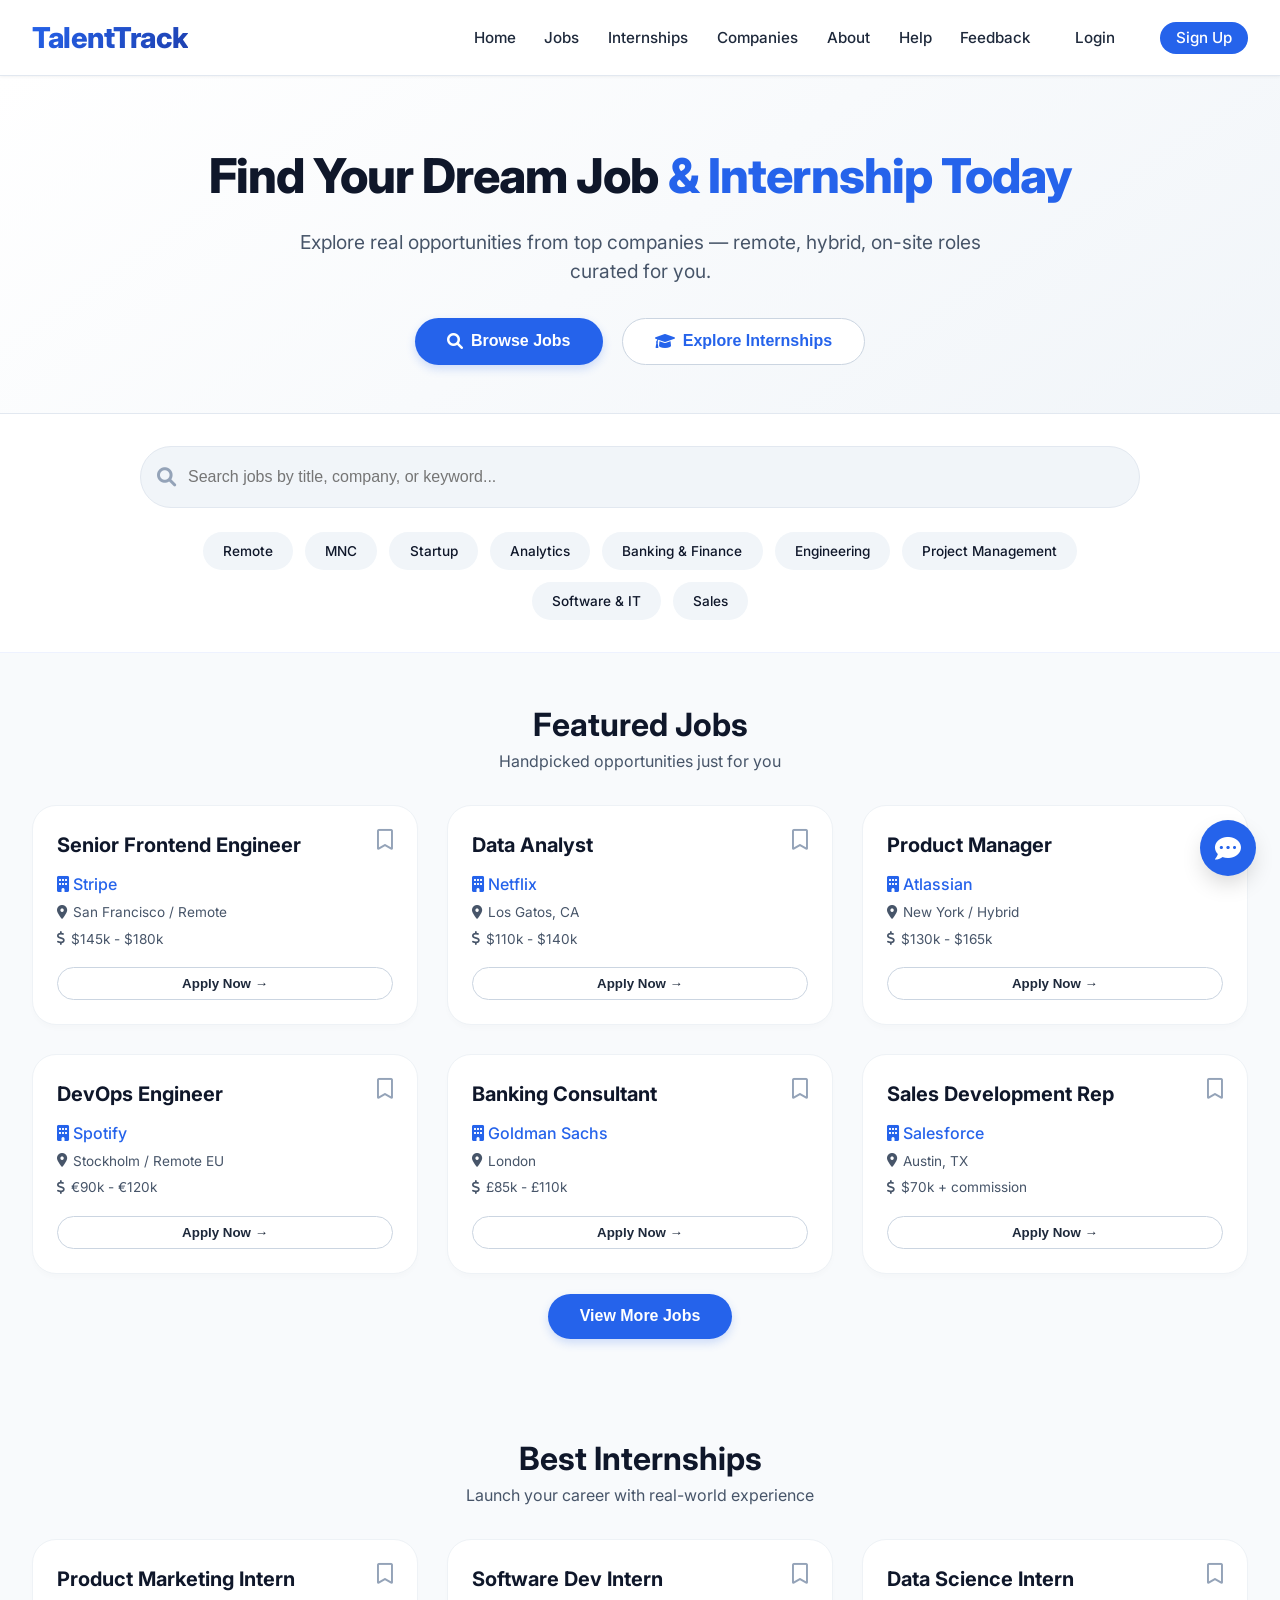
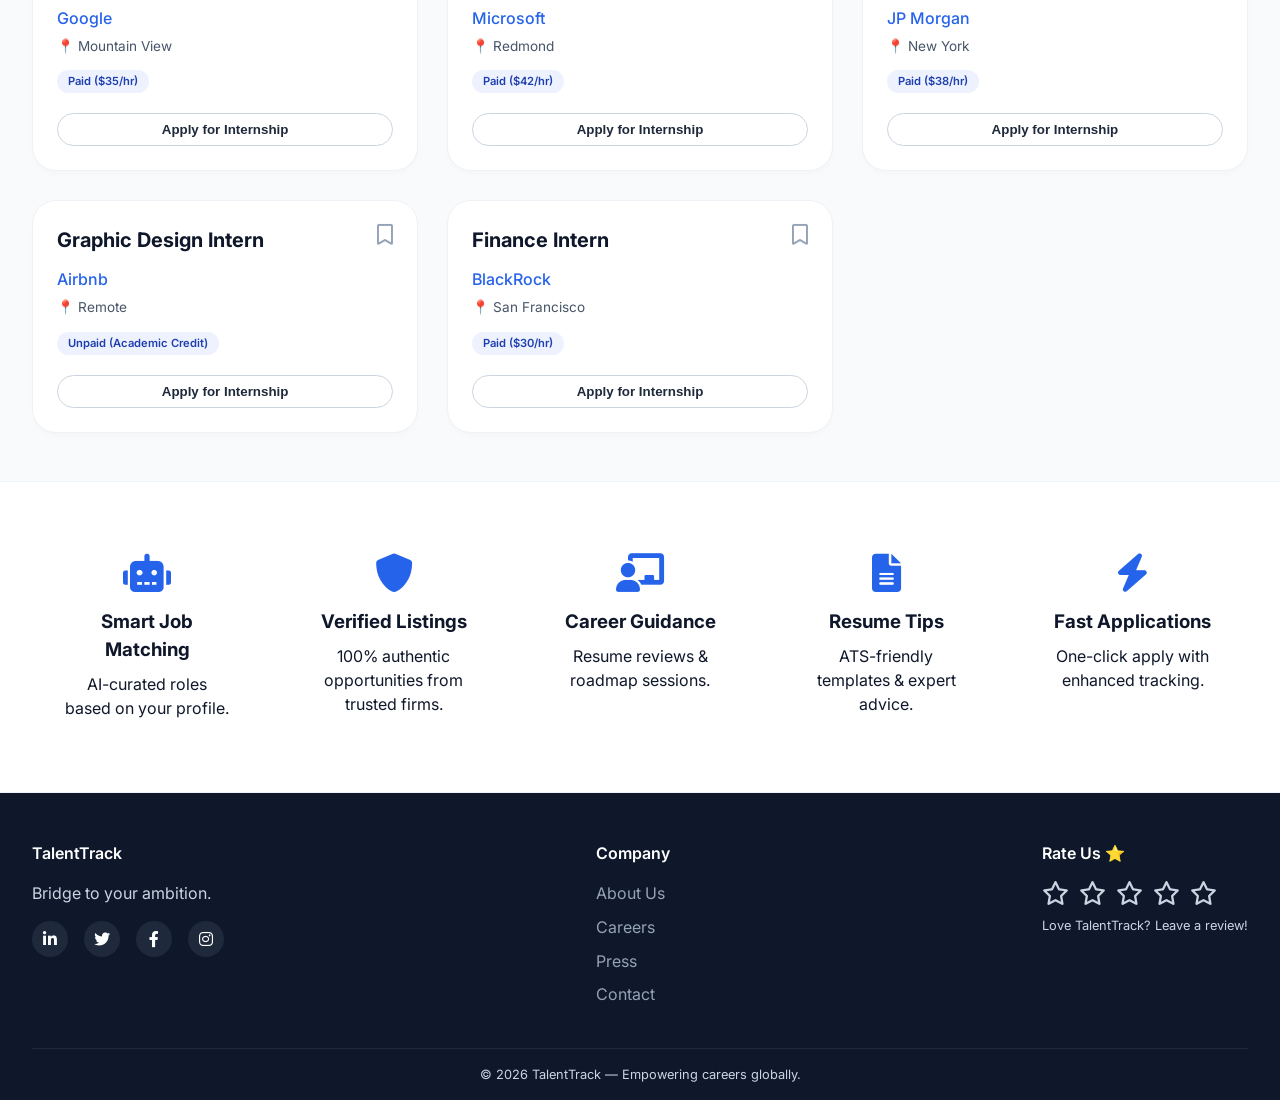
<file: index.html>
<!DOCTYPE html>
<html lang="en">
<head>
  <meta charset="UTF-8">
  <meta name="viewport" content="width=device-width, initial-scale=1.0, viewport-fit=cover">
  <title>TalentTrack | Find Your Dream Job & Internship</title>
  <!-- Google Fonts + Font Awesome -->
  <link href="https://fonts.googleapis.com/css2?family=Inter:opsz,wght@14..32,300;14..32,400;14..32,500;14..32,600;14..32,700&display=swap" rel="stylesheet">
  <link rel="stylesheet" href="https://cdnjs.cloudflare.com/ajax/libs/font-awesome/6.0.0-beta3/css/all.min.css">
  <link rel="stylesheet" href="index.css">
</head>
<body>
  <div id="loader">
  <div class="spinner"></div>
</div>
  <!-- STICKY NAVBAR -->
  <nav class="navbar">
    <div class="nav-container">
      <div class="logo">TalentTrack</div>
      <ul class="nav-links" id="navLinks">
        <li><a href="index.html">Home</a></li>
        <li><a href="jobs.html">Jobs</a></li>
        <li><a href="internships.html">Internships</a></li>
        <li><a href="companies.html">Companies</a></li>
        <li><a href="about.html">About</a></li>
        <li><a href="help.html">Help</a></li>
        <li><a href="feedback.html">Feedback</a></li>
        <li><a href="login.html" class="login-link">Login</a></li>
        <li><a href="signup.html" class="signup-link">Sign Up</a></li>
        
      </ul>
      <div class="hamburger" id="hamburger">
        <i class="fas fa-bars"></i>
      </div>
    </div>
  </nav>

  <main>
    <!-- HERO SECTION -->
    <section class="hero">
      <div class="hero-content">
        <h1>Find Your Dream Job <span>& Internship Today</span></h1>
        <p>Explore real opportunities from top companies — remote, hybrid, on-site roles curated for you.</p>
        <div class="hero-buttons">
          <button class="btn-primary" id="browseJobsBtn"><i class="fas fa-search"></i> Browse Jobs</button>
          <button class="btn-secondary" id="exploreInternshipsBtn"><i class="fas fa-graduation-cap"></i> Explore Internships</button>
        </div>
      </div>
      
    </section>

    <!-- SMART SEARCH SECTION -->
    <section class="search-section">
      <div class="search-container">
        <div class="search-bar">
          <i class="fas fa-search search-icon"></i>
          <input type="text" id="jobSearchInput" placeholder="Search jobs by title, company, or keyword...">
        </div>
        <div class="filter-chips" id="filterChips">
          <span data-category="remote">Remote</span>
          <span data-category="mnc">MNC</span>
          <span data-category="startup">Startup</span>
          <span data-category="analytics">Analytics</span>
          <span data-category="banking">Banking & Finance</span>
          <span data-category="engineering">Engineering</span>
          <span data-category="project">Project Management</span>
          <span data-category="software">Software & IT</span>
          <span data-category="sales">Sales</span>
        </div>
      </div>
    </section>

    <!-- FEATURED JOBS SECTION -->
    <section class="featured-jobs" id="featuredJobsSection">
      <div class="section-header">
        <h2> Featured Jobs</h2>
        <p>Handpicked opportunities just for you</p>
      </div>
      <div class="jobs-grid" id="jobsGrid">
        <!-- dynamic job cards injected -->
        <div class="loading-spinner"><i class="fas fa-spinner fa-pulse"></i> Loading fresh jobs...</div>
      </div>
      <div style="text-align:center; margin-top:20px;">
  <button id="viewMoreJobsBtn" class="btn-primary">View More Jobs</button>
</div>
    </section>

    <!-- INTERNSHIP SECTION -->
    <section class="internship-section" id="internshipSection">
      <div class="section-header">
        <h2>Best Internships</h2>
        <p>Launch your career with real-world experience</p>
      </div>
      <div class="internships-grid" id="internshipsGrid">
        <!-- static + dynamic fallback show, but we present static sample curated -->
      </div>
    </section>

    <!-- FEATURES SECTION -->
    <section class="features">
      <div class="features-grid">
        <div class="feature-card"><i class="fas fa-robot"></i><h3>Smart Job Matching</h3><p>AI-curated roles based on your profile.</p></div>
        <div class="feature-card"><i class="fas fa-shield-alt"></i><h3>Verified Listings</h3><p>100% authentic opportunities from trusted firms.</p></div>
        <div class="feature-card"><i class="fas fa-chalkboard-user"></i><h3>Career Guidance</h3><p>Resume reviews & roadmap sessions.</p></div>
        <div class="feature-card"><i class="fas fa-file-alt"></i><h3>Resume Tips</h3><p>ATS-friendly templates & expert advice.</p></div>
        <div class="feature-card"><i class="fas fa-bolt"></i><h3>Fast Applications</h3><p>One-click apply with enhanced tracking.</p></div>
      </div>
    </section>
  </main>

  <!-- FOOTER -->
  <footer class="footer">
    <div class="footer-container">
      <div class="footer-col">
        <h4>TalentTrack</h4>
        <p>Bridge to your ambition.</p>
        <div class="social-links">
          <a href="#"><i class="fab fa-linkedin-in"></i></a>
          <a href="#"><i class="fab fa-twitter"></i></a>
          <a href="#"><i class="fab fa-facebook-f"></i></a>
          <a href="#"><i class="fab fa-instagram"></i></a>
        </div>
      </div>
      <div class="footer-col">
        <h4>Company</h4>
        <a href="about.html">About Us</a>
        <a href="jobs.html">Careers</a>
        <a href="#">Press</a>
        <a href="help.html">Contact</a>
      </div>
     
      <div class="footer-col rating-col">
        <h4>Rate Us ⭐</h4>
        <div class="rating-stars" id="ratingStars">
          <i class="far fa-star" data-rating="1"></i>
          <i class="far fa-star" data-rating="2"></i>
          <i class="far fa-star" data-rating="3"></i>
          <i class="far fa-star" data-rating="4"></i>
          <i class="far fa-star" data-rating="5"></i>
        </div>
        <p id="ratingMessage" class="rating-message">Love TalentTrack? Leave a review!</p>
      </div>
    </div>
    <div class="footer-bottom">© 2026 TalentTrack — Empowering careers globally.</div>
  </footer>

  <!-- CHATBOT FLOATING WIDGET -->
  <div class="chatbot-container" id="chatbotContainer">
    <div class="chatbot-icon" id="chatbotIcon">
      <i class="fas fa-comment-dots"></i>
    </div>
    <div class="chat-window" id="chatWindow">
      <div class="chat-header">
        <span><i class="fas fa-robot"></i> CareerGuide AI</span>
        <button id="closeChat"><i class="fas fa-times"></i></button>
      </div>
      <div class="chat-messages" id="chatMessages">
        <div class="bot-msg">👋 Hi! I'm TalentTrack's career assistant. Ask me about jobs, internships, resume tips, or navigating the site!</div>
      </div>
      <div class="chat-input-area">
        <input type="text" id="chatInput" placeholder="Type your question...">
        <button id="sendChatMsg"><i class="fas fa-paper-plane"></i></button>
      </div>
    </div>
  </div>

  <script src="index.js"></script>
</body>
</html>
</file>
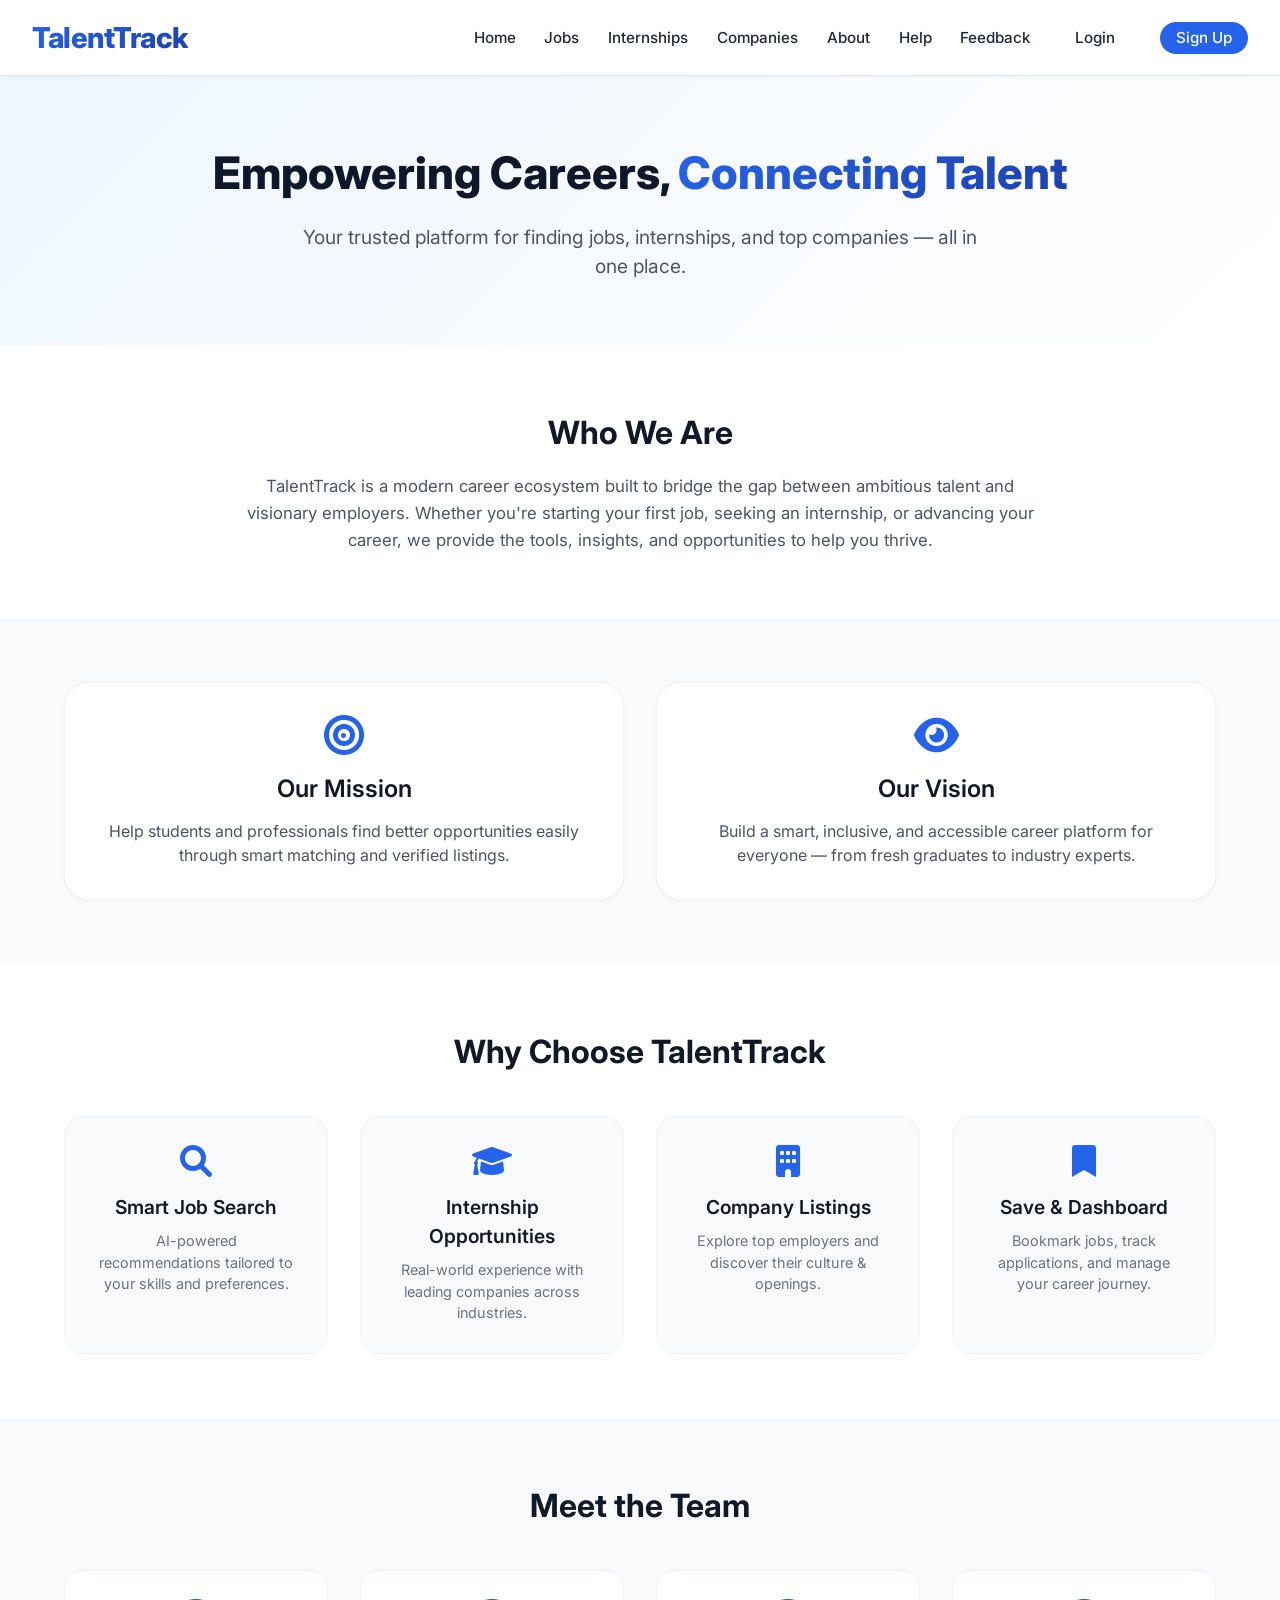
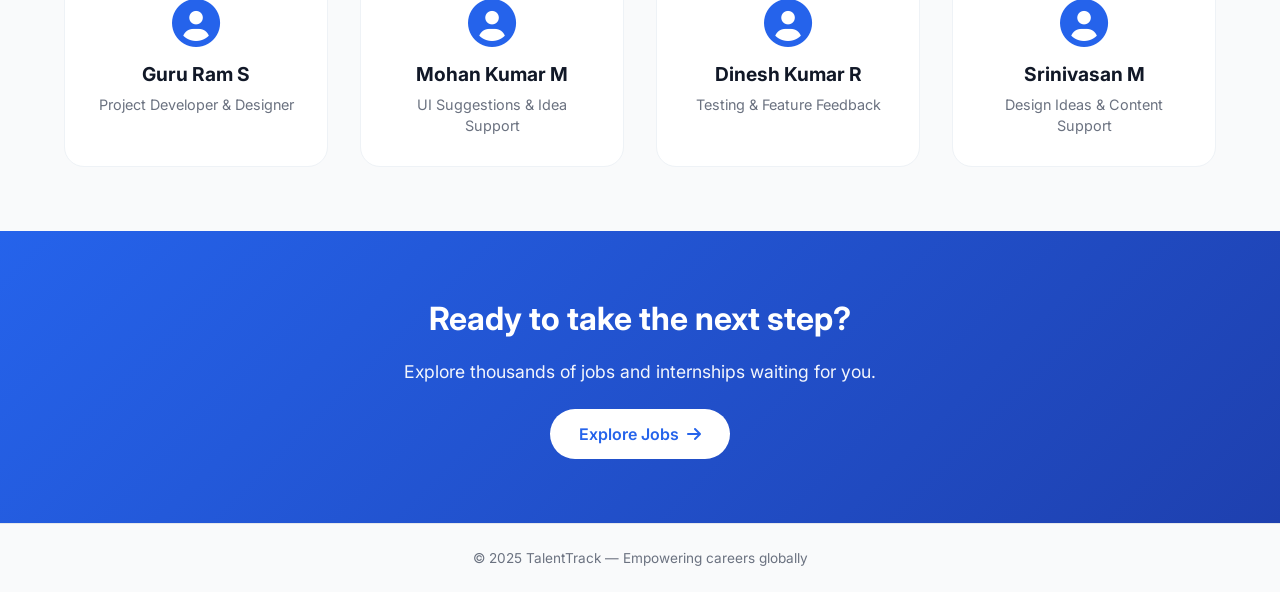
<file: about.html>
<!DOCTYPE html>
<html lang="en">
<head>
  <meta charset="UTF-8">
  <meta name="viewport" content="width=device-width, initial-scale=1.0">
  <title>TalentTrack – About Us</title>
  <link href="https://fonts.googleapis.com/css2?family=Inter:opsz,wght@14..32,300;14..32,400;14..32,500;14..32,600;14..32,700&display=swap" rel="stylesheet">
  <link rel="stylesheet" href="https://cdnjs.cloudflare.com/ajax/libs/font-awesome/6.0.0-beta3/css/all.min.css">
  <link rel="stylesheet" href="about.css">
</head>
<body>

  <!-- Sticky Navbar (consistent with other pages) -->
  <nav class="navbar">
    <div class="nav-container">
      <div class="logo">TalentTrack</div>
      <ul class="nav-links" id="navLinks">
         <li><a href="index.html">Home</a></li>
        <li><a href="jobs.html">Jobs</a></li>
        <li><a href="internships.html">Internships</a></li>
        <li><a href="companies.html">Companies</a></li>
        <li><a href="about.html">About</a></li>
        <li><a href="help.html">Help</a></li>
        <li><a href="feedback.html">Feedback</a></li>
        <li><a href="login.html" class="login-link">Login</a></li>
        <li><a href="signup.html" class="signup-link">Sign Up</a></li>
      </ul>
      <div class="hamburger" id="hamburger">
        <i class="fas fa-bars"></i>
      </div>
    </div>
  </nav>

  <main>
    <!-- Hero Section -->
    <section class="hero">
      <div class="hero-content">
        <h1>Empowering Careers, <span>Connecting Talent</span></h1>
        <p>Your trusted platform for finding jobs, internships, and top companies — all in one place.</p>
      </div>
    </section>

    <!-- Introduction Section -->
    <section class="intro">
      <div class="container">
        <h2>Who We Are</h2>
        <p>TalentTrack is a modern career ecosystem built to bridge the gap between ambitious talent and visionary employers. Whether you're starting your first job, seeking an internship, or advancing your career, we provide the tools, insights, and opportunities to help you thrive.</p>
      </div>
    </section>

    <!-- Mission & Vision Section (Two Cards) -->
    <section class="mission-vision">
      <div class="container">
        <div class="mv-grid">
          <div class="mv-card">
            <i class="fas fa-bullseye"></i>
            <h3>Our Mission</h3>
            <p>Help students and professionals find better opportunities easily through smart matching and verified listings.</p>
          </div>
          <div class="mv-card">
            <i class="fas fa-eye"></i>
            <h3>Our Vision</h3>
            <p>Build a smart, inclusive, and accessible career platform for everyone — from fresh graduates to industry experts.</p>
          </div>
        </div>
      </div>
    </section>

    <!-- Features Section (4 cards) -->
    <section class="features-about">
      <div class="container">
        <h2 class="section-title">Why Choose TalentTrack</h2>
        <div class="features-grid">
          <div class="feature-card">
            <i class="fas fa-search"></i>
            <h3>Smart Job Search</h3>
            <p>AI-powered recommendations tailored to your skills and preferences.</p>
          </div>
          <div class="feature-card">
            <i class="fas fa-graduation-cap"></i>
            <h3>Internship Opportunities</h3>
            <p>Real-world experience with leading companies across industries.</p>
          </div>
          <div class="feature-card">
            <i class="fas fa-building"></i>
            <h3>Company Listings</h3>
            <p>Explore top employers and discover their culture & openings.</p>
          </div>
          <div class="feature-card">
            <i class="fas fa-bookmark"></i>
            <h3>Save & Dashboard</h3>
            <p>Bookmark jobs, track applications, and manage your career journey.</p>
          </div>
        </div>
      </div>
    </section>

    <!-- Team Section -->
    <section class="team">
      <div class="container">
        <h2 class="section-title">Meet the Team</h2>
        <div class="team-grid">
          <div class="team-card">
            <i class="fas fa-user-circle"></i>
            <h3>Guru Ram S</h3>
            <p>Project Developer & Designer</p>
          </div>
          <div class="team-card">
            <i class="fas fa-user-circle"></i>
            <h3>Mohan Kumar M</h3>
            <p>UI Suggestions & Idea Support</p>
          </div>
          <div class="team-card">
            <i class="fas fa-user-circle"></i>
            <h3>Dinesh Kumar R</h3>
            <p>Testing & Feature Feedback</p>
          </div>
          <div class="team-card">
            <i class="fas fa-user-circle"></i>
            <h3>Srinivasan M</h3>
            <p>Design Ideas & Content Support</p>
          </div>
        </div>
      </div>
    </section>

    <!-- Call-to-Action Section -->
    <section class="cta">
      <div class="container">
        <h2>Ready to take the next step?</h2>
        <p>Explore thousands of jobs and internships waiting for you.</p>
        <a href="jobs.html" class="cta-button">Explore Jobs <i class="fas fa-arrow-right"></i></a>
      </div>
    </section>
  </main>

  <!-- Footer -->
  <footer class="footer">
    <div class="footer-content">
      <p>© 2025 TalentTrack — Empowering careers globally</p>
    </div>
  </footer>

  <script src="about.js"></script>
</body>
</html>
</file>
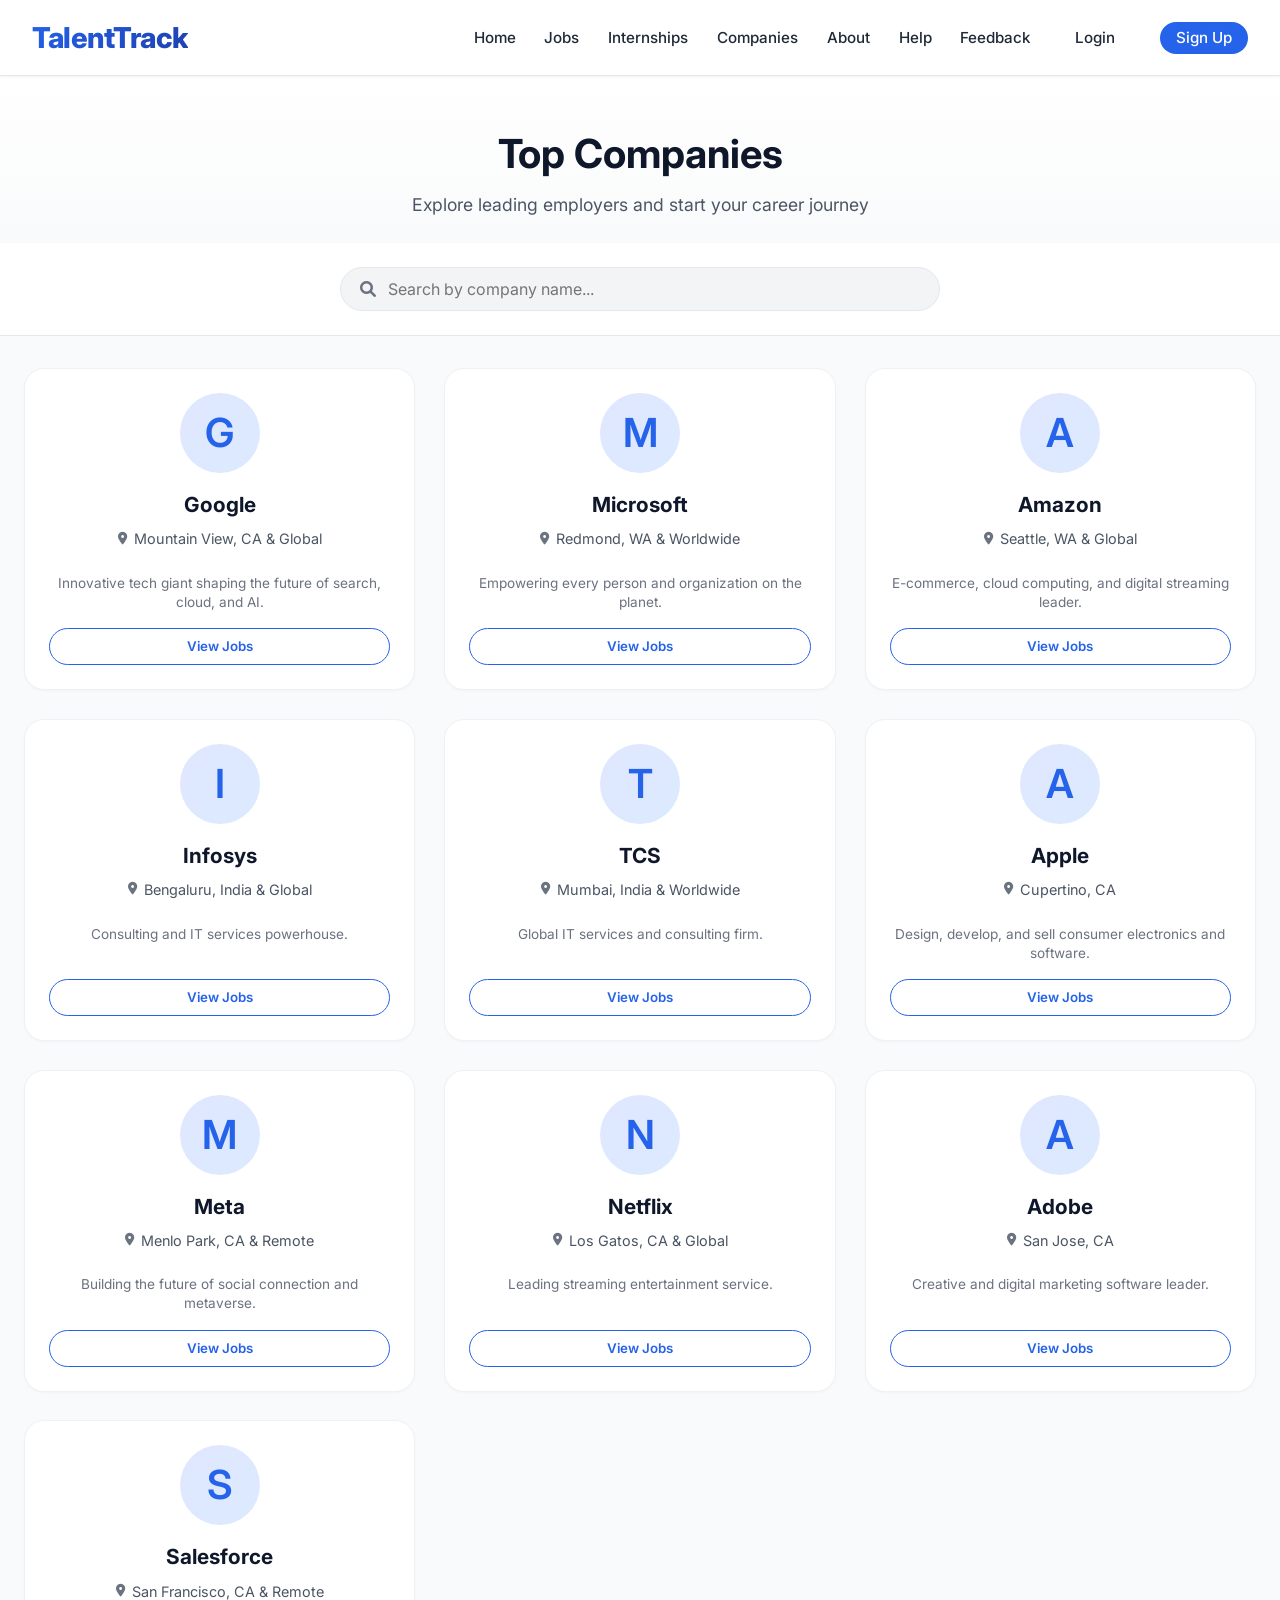
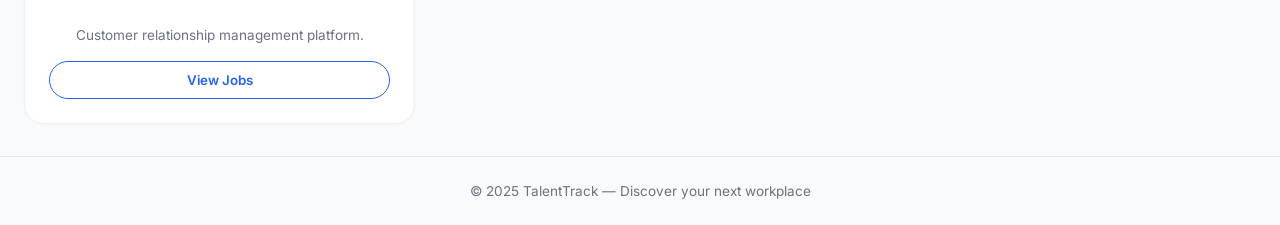
<file: companies.html>
<!DOCTYPE html>
<html lang="en">
<head>
  <meta charset="UTF-8">
  <meta name="viewport" content="width=device-width, initial-scale=1.0">
  <title>TalentTrack – Top Companies</title>
  <link href="https://fonts.googleapis.com/css2?family=Inter:opsz,wght@14..32,300;14..32,400;14..32,500;14..32,600;14..32,700&display=swap" rel="stylesheet">
  <link rel="stylesheet" href="https://cdnjs.cloudflare.com/ajax/libs/font-awesome/6.0.0-beta3/css/all.min.css">
  <link rel="stylesheet" href="companies.css">
</head>
<body>

  <!-- Sticky Navbar (consistent with other pages) -->
  <nav class="navbar">
    <div class="nav-container">
      <div class="logo">TalentTrack</div>
      <ul class="nav-links" id="navLinks">
       <li><a href="index.html">Home</a></li>
        <li><a href="jobs.html">Jobs</a></li>
        <li><a href="internships.html">Internships</a></li>
        <li><a href="companies.html">Companies</a></li>
        <li><a href="about.html">About</a></li>
        <li><a href="help.html">Help</a></li>
        <li><a href="feedback.html">Feedback</a></li>
        <li><a href="login.html" class="login-link">Login</a></li>
        <li><a href="signup.html" class="signup-link">Sign Up</a></li>
      </ul>
      <div class="hamburger" id="hamburger">
        <i class="fas fa-bars"></i>
      </div>
    </div>
  </nav>

  <main>
    <!-- Page Header -->
    <section class="page-header">
      <h1>Top Companies</h1>
      <p>Explore leading employers and start your career journey</p>
    </section>

    <!-- Search Section -->
    <section class="search-section">
      <div class="search-container">
        <div class="search-input-group">
          <i class="fas fa-search"></i>
          <input type="text" id="companySearch" placeholder="Search by company name...">
        </div>
      </div>
    </section>

    <!-- Companies Grid -->
    <section class="companies-section">
      <div class="companies-grid" id="companiesGrid">
        <!-- dynamic company cards injected via JS -->
        <div class="loading-state"><i class="fas fa-spinner fa-pulse"></i> Loading companies...</div>
      </div>
    </section>
  </main>

  <!-- Footer -->
  <footer class="footer">
    <div class="footer-content">
      <p>© 2025 TalentTrack — Discover your next workplace</p>
    </div>
  </footer>

  <script src="companies.js"></script>
</body>
</html>
</file>
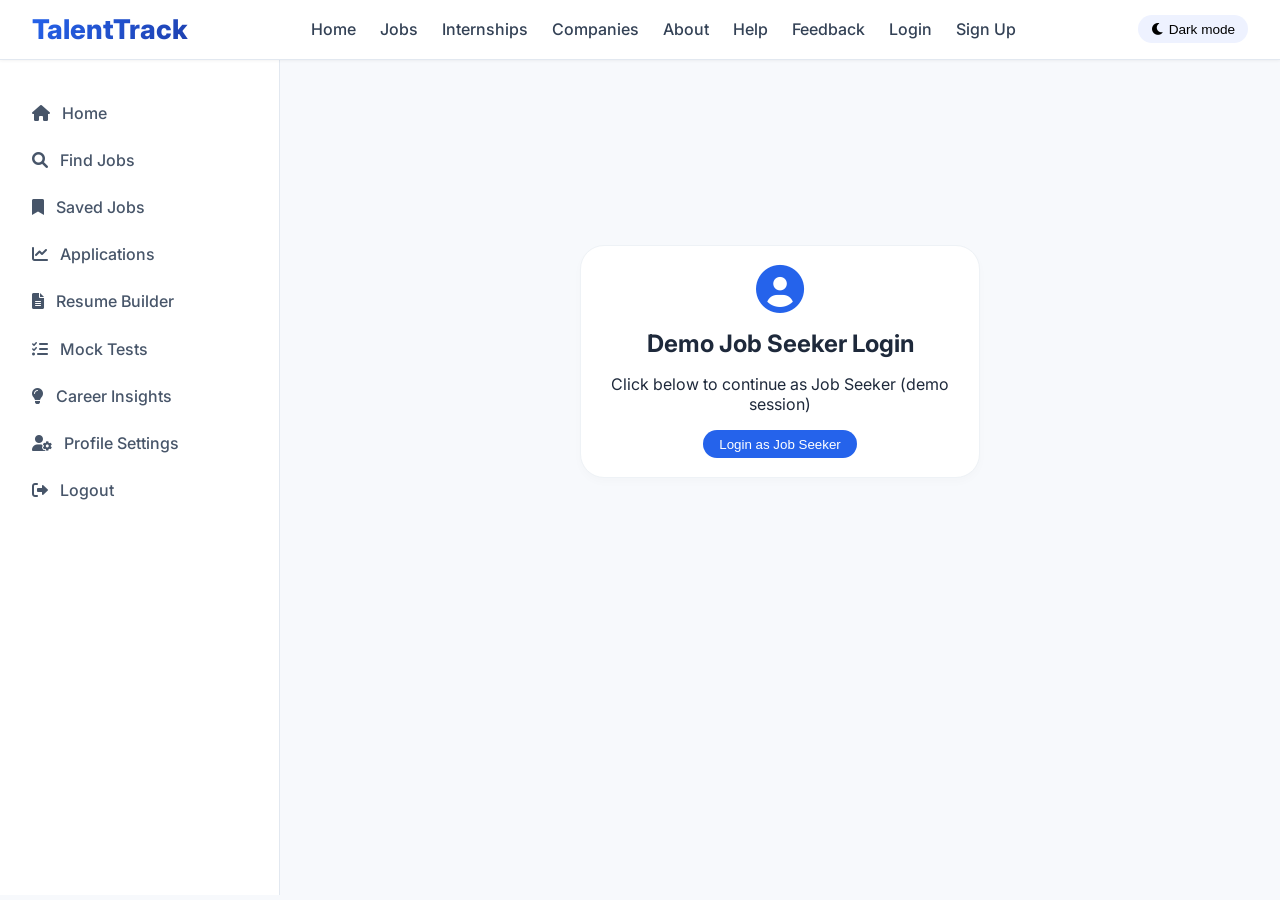
<file: dashboard-jobseeker.html>
<!DOCTYPE html>
<html lang="en">
<head>
  <meta charset="UTF-8">
  <meta name="viewport" content="width=device-width, initial-scale=1.0, viewport-fit=cover">
  <title>TalentTrack |  Dashboard</title>
  <!-- Google Fonts + Font Awesome -->
  <link href="https://fonts.googleapis.com/css2?family=Inter:opsz,wght@14..32,300;14..32,400;14..32,500;14..32,600;14..32,700;14..32,800&display=swap" rel="stylesheet">
  <link rel="stylesheet" href="https://cdnjs.cloudflare.com/ajax/libs/font-awesome/6.0.0-beta3/css/all.min.css">
  <style>
    * {
      margin: 0;
      padding: 0;
      box-sizing: border-box;
    }

    body {
      font-family: 'Inter', sans-serif;
      background: #f7f9fc;
      color: #1e293b;
      transition: background 0.2s, color 0.2s;
    }

    /* DARK MODE */
    body.dark {
      background: #0f172a;
      color: #e2e8f0;
    }

    body.dark .navbar,
    body.dark .sidebar,
    body.dark .card,
    body.dark .job-card,
    body.dark .stat-card,
    body.dark .profile-card,
    body.dark .skill-card,
    body.dark .kanban-column {
      background: #1e293b;
      border-color: #334155;
      color: #e2e8f0;
    }

    body.dark .input-field,
    body.dark .filter-select {
      background: #334155;
      border-color: #475569;
      color: #f1f5f9;
    }

    /* Sticky Navbar */
    .navbar {
      position: sticky;
      top: 0;
      background: rgba(255, 255, 255, 0.96);
      backdrop-filter: blur(8px);
      box-shadow: 0 1px 3px rgba(0,0,0,0.05);
      z-index: 1100;
      border-bottom: 1px solid #e2e8f0;
      transition: all 0.2s;
    }

    .nav-container {
      max-width: 1400px;
      margin: 0 auto;
      display: flex;
      justify-content: space-between;
      align-items: center;
      padding: 0.8rem 2rem;
    }

    .logo {
      font-size: 1.7rem;
      font-weight: 800;
      background: linear-gradient(135deg, #2563eb, #1e40af);
      -webkit-background-clip: text;
      background-clip: text;
      color: transparent;
    }

    .nav-links {
      display: flex;
      gap: 1.5rem;
      list-style: none;
    }

    .nav-links a {
      text-decoration: none;
      font-weight: 500;
      color: #334155;
      transition: 0.2s;
    }

    .nav-links a:hover {
      color: #2563eb;
    }

    .dark-mode-toggle {
      background: #eef2ff;
      border: none;
      padding: 0.4rem 0.8rem;
      border-radius: 30px;
      cursor: pointer;
      font-size: 0.85rem;
      font-weight: 500;
    }

    /* Dashboard Layout */
    .dashboard-wrapper {
      display: flex;
      min-height: calc(100vh - 65px);
    }

    /* Sidebar */
    .sidebar {
      width: 280px;
      background: white;
      border-right: 1px solid #e2e8f0;
      padding: 2rem 1rem;
      position: sticky;
      top: 65px;
      height: calc(100vh - 65px);
      overflow-y: auto;
      transition: transform 0.3s ease;
      z-index: 100;
    }

    .sidebar-nav {
      list-style: none;
    }

    .sidebar-nav li {
      margin-bottom: 0.3rem;
    }

    .sidebar-nav a {
      display: flex;
      align-items: center;
      gap: 12px;
      padding: 0.7rem 1rem;
      border-radius: 16px;
      text-decoration: none;
      font-weight: 500;
      color: #475569;
      transition: all 0.2s;
    }

    .sidebar-nav a:hover,
    .sidebar-nav a.active {
      background: #eef2ff;
      color: #2563eb;
    }

    /* Main content */
    .main-content {
      flex: 1;
      padding: 2rem;
      overflow-x: auto;
    }

    /* Cards */
    .card, .job-card, .stat-card, .skill-card, .kanban-column, .profile-card {
      background: white;
      border-radius: 24px;
      padding: 1.2rem;
      box-shadow: 0 4px 10px rgba(0,0,0,0.02);
      border: 1px solid #eef2f6;
      transition: transform 0.2s, box-shadow 0.2s;
    }

    .job-card:hover {
      transform: translateY(-4px);
      box-shadow: 0 12px 20px -12px rgba(0,0,0,0.1);
    }

    .grid-2, .jobs-grid {
      display: grid;
      grid-template-columns: repeat(auto-fill, minmax(320px, 1fr));
      gap: 1.5rem;
      margin-bottom: 2rem;
    }

    .match-score {
      background: #dcfce7;
      color: #15803d;
      padding: 0.2rem 0.7rem;
      border-radius: 40px;
      font-size: 0.75rem;
      font-weight: 600;
    }

    .progress-bar {
      background: #e2e8f0;
      border-radius: 20px;
      height: 8px;
      overflow: hidden;
      margin: 8px 0;
    }

    .progress-fill {
      background: #2563eb;
      height: 100%;
      border-radius: 20px;
      transition: width 0.5s;
    }

    .kanban-board {
      display: flex;
      gap: 1rem;
      overflow-x: auto;
      padding-bottom: 0.5rem;
    }

    .kanban-column {
      min-width: 230px;
      background: #f8fafc;
    }

    .kanban-item {
      background: white;
      border-radius: 16px;
      padding: 0.6rem;
      margin-bottom: 0.6rem;
      font-size: 0.85rem;
      border: 1px solid #e2e8f0;
    }

    .btn-sm {
      background: #f1f5f9;
      border: none;
      padding: 0.3rem 0.8rem;
      border-radius: 40px;
      font-size: 0.7rem;
      cursor: pointer;
      transition: 0.2s;
    }

    .btn-primary {
      background: #2563eb;
      color: white;
      border: none;
      padding: 0.4rem 1rem;
      border-radius: 40px;
      cursor: pointer;
    }

    .toast {
      position: fixed;
      bottom: 24px;
      right: 24px;
      background: #1e293b;
      color: white;
      padding: 0.6rem 1.2rem;
      border-radius: 40px;
      z-index: 2000;
      font-size: 0.85rem;
      display: none;
    }

    /* Mobile */
    .hamburger {
      display: none;
      font-size: 1.5rem;
      background: none;
      border: none;
      cursor: pointer;
    }

    @media (max-width: 820px) {
      .sidebar {
        position: fixed;
        left: -280px;
        top: 65px;
        transition: left 0.3s;
        z-index: 1050;
      }
      .sidebar.open {
        left: 0;
      }
      .hamburger {
        display: block;
      }
      .nav-links {
        display: none;
      }
      .main-content {
        padding: 1rem;
      }
    }
    /* DARK MODE FIXES */
body.dark input,
body.dark textarea,
body.dark select {
  background: #334155;
  color: #f1f5f9;
  border: 1px solid #475569;
}

body.dark .kanban-item {
  background: #1e293b;
  color: #e2e8f0;
  border-color: #334155;
}

body.dark .btn-sm {
  background: #334155;
  color: #f1f5f9;
}

body.dark .btn-primary {
  background: #3b82f6;
}

body.dark .progress-bar {
  background: #334155;
}

body.dark .progress-fill {
  background: #3b82f6;
}
  </style>
</head>
<body>

<nav class="navbar">
  <div class="nav-container">
    <div class="logo">TalentTrack</div>
     <ul class="nav-links" id="navLinks">
         <li><a href="index.html">Home</a></li>
        <li><a href="jobs.html">Jobs</a></li>
        <li><a href="internships.html">Internships</a></li>
        <li><a href="companies.html">Companies</a></li>
        <li><a href="about.html">About</a></li>
        <li><a href="help.html">Help</a></li>
        <li><a href="feedback.html">Feedback</a></li>
        <li><a href="login.html" class="login-link">Login</a></li>
        <li><a href="signup.html" class="signup-link">Sign Up</a></li>
      </ul>
    <div style="display: flex; gap: 12px;">
      <button id="darkModeToggle" class="dark-mode-toggle"><i class="fas fa-moon"></i> Dark mode</button>
      <button id="mobileMenuBtn" class="hamburger"><i class="fas fa-bars"></i></button>
    </div>
  </div>
</nav>

<div class="dashboard-wrapper">
  <aside class="sidebar" id="sidebar">
    <ul class="sidebar-nav" id="sidebarNav">
      <li><a href="#" data-view="home"><i class="fas fa-home"></i> Home</a></li>
      <li><a href="#" data-view="jobs"><i class="fas fa-search"></i> Find Jobs</a></li>
      <li><a href="#" data-view="saved"><i class="fas fa-bookmark"></i> Saved Jobs</a></li>
      <li><a href="#" data-view="applications"><i class="fas fa-chart-line"></i> Applications </a></li>
      <li><a href="#" data-view="resume"><i class="fas fa-file-alt"></i>Resume Builder</a></li>
      <li><a href="#" data-view="tests"><i class="fas fa-tasks"></i> Mock Tests</a></li>
    
      <li><a href="#" data-view="insights"><i class="fas fa-lightbulb"></i> Career Insights</a></li>
      <li><a href="#" data-view="profile"><i class="fas fa-user-cog"></i> Profile Settings</a></li>
      <li><a href="#" id="logoutBtn"><i class="fas fa-sign-out-alt"></i> Logout</a></li>
    </ul>
  </aside>
  <main class="main-content" id="mainContent"></main>
</div>
<div id="toastMessage" class="toast"></div>

<script>
  // ----------------------------- AUTH CHECK -----------------------------
  function checkAuth() {
    const isLoggedIn = localStorage.getItem('isLoggedIn') === 'true';
    const role = localStorage.getItem('userRole');
    if (!isLoggedIn || role !== 'jobseeker') {
      // Show demo login overlay
      showLoginOverlay();
      return false;
    }
    return true;
  }

  function showLoginOverlay() {
    document.getElementById('mainContent').innerHTML = `
      <div style="display:flex; justify-content:center; align-items:center; min-height:60vh;">
        <div class="card" style="max-width:400px; text-align:center;">
          <i class="fas fa-user-circle fa-3x" style="color:#2563eb"></i>
          <h2 style="margin:1rem 0">Demo Job Seeker Login</h2>
          <p>Click below to continue as Job Seeker (demo session)</p>
          <button id="demoLoginBtn" class="btn-primary" style="margin-top:1rem">Login as Job Seeker</button>
        </div>
      </div>
    `;
    document.getElementById('demoLoginBtn')?.addEventListener('click', () => {
      // setup demo session
      const demoUser = { name: " User", role: "Nil", skills: "Nil" };
      localStorage.setItem('isLoggedIn', 'true');
      localStorage.setItem('userRole', 'jobseeker');
      localStorage.setItem('currentUserEmail', 'demo@talenttrack.com');
      // save user profile
      if (!localStorage.getItem('userProfile')) {
        localStorage.setItem('userProfile', JSON.stringify(demoUser));
      }
      initDataStorage();
      initDashboard();
    });
  }

  // ----------------------------- DATA INIT -----------------------------
  function initDataStorage() {
    if (!localStorage.getItem('postedJobs')) {
  localStorage.setItem('postedJobs', JSON.stringify([
    { id: 1, title: "Frontend Developer", company: "DemoCorp", location: "Remote", salary: "₹8L", category: "Remote" }
  ]));
}
    if (!localStorage.getItem('jobs')) {
      const sampleJobs = [
        { id: 1, title: "Frontend Developer", company: "Stripe", location: "Remote", salary: "$120k", category: "Remote" },
        { id: 2, title: "Data Scientist", company: "Netflix", location: "Los Gatos", salary: "$145k", category: "Hybrid" },
        { id: 3, title: "Product Manager", company: "Atlassian", location: "NYC", salary: "$130k", category: "Onsite" },
        { id: 4, title: "Backend Engineer", company: "Spotify", location: "Stockholm", salary: "$110k", category: "Remote" },
        { id: 5, title: "UX Designer", company: "Airbnb", location: "San Francisco", salary: "$115k", category: "Hybrid" }
      ];
      localStorage.setItem('jobs', JSON.stringify(sampleJobs));
    }
    if (!localStorage.getItem('savedJobs')) localStorage.setItem('savedJobs', JSON.stringify([]));
    if (!localStorage.getItem('applications')) localStorage.setItem('applications', JSON.stringify([]));
    if (!localStorage.getItem('userProfile')) {
      localStorage.setItem('userProfile', JSON.stringify({ name: " User", role: "", skills: "" }));
    }
    if (!localStorage.getItem('skillScores')) {
      localStorage.setItem('skillScores', JSON.stringify({ "JavaScript": 0, "React": 0, "CSS": 0}));
    }
  }

  // helper functions
  function showToast(msg, isSuccess = true) {
    const toast = document.getElementById('toastMessage');
    toast.textContent = msg;
    toast.style.backgroundColor = isSuccess ? '#10b981' : '#ef4444';
    toast.style.display = 'block';
    setTimeout(() => toast.style.display = 'none', 2500);
  }

  let currentView = 'home';
  function renderView(view) {
  const profile = JSON.parse(localStorage.getItem('userProfile')) || {};

  // ✅ PROFILE LOCK LOGIC
   if (profile.isComplete !== true && view !== 'profile'){
    showToast("⚠️ Complete your profile first", false);
    view = 'profile';
  }

  currentView = view;

  if (view === 'home') renderHome();
  else if (view === 'jobs') renderJobs();
  else if (view === 'saved') renderSavedJobs();
  else if (view === 'applications') renderApplicationsTracker();
  else if (view === 'resume') renderResumeBuilder();
  else if (view === 'tests') renderMockTests();
  else if (view === 'insights') renderCareerInsights();
  else if (view === 'profile') renderProfileSettings();

  document.querySelectorAll('.sidebar-nav a').forEach(a => a.classList.remove('active'));
  const activeLink = document.querySelector(`.sidebar-nav a[data-view="${view}"]`);
  if (activeLink) activeLink.classList.add('active');
}
  // ----------------------------- HOME -----------------------------
  function renderHome() {
    const profile = JSON.parse(localStorage.getItem('userProfile'));
    const saved = JSON.parse(localStorage.getItem('savedJobs')).length;
    const applications = JSON.parse(localStorage.getItem('applications')).length;
    const skillsCount = profile.skills ? profile.skills.split(',').length : 0;

    let completion = 0;
if (profile.name && profile.name !== " User") completion += 25;
if (profile.role) completion += 25;
if (profile.skills) completion += 25;
if (localStorage.getItem('resumeData')) completion += 25;
    const html = `
      <div class="card" style="margin-bottom:2rem">
        <h2> Welcome back, ${profile.name}</h2>
        <div style="margin-top:1rem">Profile Completion<div class="progress-bar"><div class="progress-fill" style="width:${completion}%"></div></div></div>
        
      </div>
      <div class="grid-2">
        <div class="stat-card"><i class="fas fa-bookmark"></i><h3>${saved}</h3><p>Saved Jobs</p></div>
        <div class="stat-card"><i class="fas fa-paper-plane"></i><h3>${applications}</h3><p>Applications Sent</p></div>
        <div class="stat-card"><i class="fas fa-code"></i><h3>${skillsCount}</h3><p>Skills Added</p></div>
        <div class="stat-card"><i class="fas fa-chart-line"></i><h3> Active</h3><p>Job Seeker Pro</p></div>
      </div>
    `;
    document.getElementById('mainContent').innerHTML = html;
  }

  // ----------------------------- FIND JOBS with filter/sort -------------------
  function renderJobs() {
    let jobs = JSON.parse(localStorage.getItem('postedJobs')) || [];
    const savedIds = JSON.parse(localStorage.getItem('savedJobs'));
    let filteredJobs = [...jobs];
    let searchTerm = '', locationFilter = '', sortBy = 'relevance';
    const renderJobList = () => {
      let data = [...filteredJobs];
      if (searchTerm) data = data.filter(j => j.title.toLowerCase().includes(searchTerm) || j.company.toLowerCase().includes(searchTerm));
      if (locationFilter && locationFilter !== 'all') data = data.filter(j => j.category === locationFilter);
      if (sortBy === 'match') data.sort((a,b) => b.match - a.match);
      else if (sortBy === 'salary') data.sort((a,b) => parseInt(b.salary.replace(/[^0-9]/g,'')) - parseInt(a.salary.replace(/[^0-9]/g,'')));
      document.getElementById('jobsContainer').innerHTML = data.map(job => `
        <div class="job-card">
          <div style="display:flex; justify-content:space-between;"> <span class="job-title">${job.title}</span>
${job.match ? `<span class="match-score">${job.match}% Match</span>` : ''}</div>
          <div style="color:#2563eb; margin:5px 0">${job.company}</div>
          <div> ${job.location} |  ${job.salary}</div>
          <div style="display:flex; gap:8px; margin-top:12px;">
            <button class="btn-sm apply-now" data-id="${job.id}">Apply</button>
            <button class="btn-sm save-job-btn" data-id="${job.id}">${savedIds.includes(job.id) ? 'Saved' : 'Save'}</button>
          </div>
        </div>
      `).join('');
      attachJobEvents();
    };
    const html = `
      <div style="margin-bottom:1.5rem; display:flex; flex-wrap:wrap; gap:12px; align-items:center;">
        <input type="text" id="jobSearch" placeholder="Search jobs..." style="flex:1; padding:10px; border-radius:40px; border:1px solid #ccc;">
        <select id="locationFilter" class="filter-select"><option value="all">All Locations</option><option value="Remote">Remote</option><option value="Hybrid">Hybrid</option><option value="Onsite">Onsite</option></select>
        <select id="sortBy"><option value="relevance">Sort by Relevance</option><option value="match">Match %</option><option value="salary">Salary</option></select>
      </div>
      <div id="jobsContainer" class="jobs-grid"></div>
    `;
    document.getElementById('mainContent').innerHTML = html;
    document.getElementById('jobSearch').addEventListener('input', (e) => { searchTerm = e.target.value.toLowerCase(); renderJobList(); });
    document.getElementById('locationFilter').addEventListener('change', (e) => { locationFilter = e.target.value; renderJobList(); });
    document.getElementById('sortBy').addEventListener('change', (e) => { sortBy = e.target.value; renderJobList(); });
    renderJobList();
  }

   
  function attachJobEvents() {

  document.querySelectorAll('.apply-now').forEach(btn => {
    btn.addEventListener('click', () => {

      const jobId = parseInt(btn.dataset.id);
      const jobs = JSON.parse(localStorage.getItem('postedJobs')) || [];
      const job = jobs.find(j => j.id === jobId);

      let apps = JSON.parse(localStorage.getItem('applications')) || [];

      if (apps.some(a => a.jobId === jobId)) {
        showToast("Already applied", false);
        return;
      }

      const profile = JSON.parse(localStorage.getItem('userProfile')) || {};

      apps.push({
        id: Date.now(),
        jobId: jobId,
        jobTitle: job.title,
        company: job.company,
        status: "Applied"
      });

      localStorage.setItem('applications', JSON.stringify(apps));

      let applicants = JSON.parse(localStorage.getItem('applicants')) || [];

      applicants.push({
        id: Date.now(),
        jobId: jobId,
        jobTitle: job.title,
        company: job.company,
        name: profile.name || "Candidate",
        email: profile.email || "",
        skills: profile.skills || "",
        location: profile.location || "",
        projects: profile.projects || "",
        status: "Applied"
      });

      localStorage.setItem('applicants', JSON.stringify(applicants));

      showToast(`Applied to ${job.title}`);
      renderView(currentView);
    });
  });


  document.querySelectorAll('.save-job-btn').forEach(btn => {
    btn.addEventListener('click', () => {

      const jobId = parseInt(btn.dataset.id);
      let saved = JSON.parse(localStorage.getItem('savedJobs')) || [];

      if (saved.includes(jobId)) {
        saved = saved.filter(id => id !== jobId);
        showToast("Removed from saved");
      } else {
        saved.push(jobId);
        showToast("Job saved");
      }

      localStorage.setItem('savedJobs', JSON.stringify(saved));
      renderView(currentView);
    });
  });

}
      
  document.querySelectorAll('.save-job-btn').forEach(btn => {
    btn.addEventListener('click', () => {
      const jobId = parseInt(btn.dataset.id);
      let saved = JSON.parse(localStorage.getItem('savedJobs')) || [];

      if (saved.includes(jobId)) {
        saved = saved.filter(id => id !== jobId);
      } else {
        saved.push(jobId);
      }

      localStorage.setItem('savedJobs', JSON.stringify(saved));
      renderView(currentView);
      showToast(saved.includes(jobId) ? "Job saved" : "Removed from saved");
    });
  });


  // saved jobs
  function renderSavedJobs() {
    const allJobs = JSON.parse(localStorage.getItem('postedJobs')) || [];
    const savedIds = JSON.parse(localStorage.getItem('savedJobs'));
    const savedJobs = allJobs.filter(j => savedIds.includes(j.id));
    if (savedJobs.length === 0) {
      document.getElementById('mainContent').innerHTML = `<div class="card" style="text-align:center"><i class="fas fa-bookmark fa-2x"></i><p>No saved jobs yet. Go to Find Jobs and save!</p></div>`;
      return;
    }
    const html = `<div class="jobs-grid">${savedJobs.map(job => `
      <div class="job-card"><div class="job-title">${job.title}</div><div>${job.company}</div><div>${job.location}</div><button class="btn-sm remove-saved" data-id="${job.id}" style="margin-top:10px;">Remove</button></div>
    `).join('')}</div>`;
    document.getElementById('mainContent').innerHTML = html;
    document.querySelectorAll('.remove-saved').forEach(btn => {
      btn.addEventListener('click', () => {
        let saved = JSON.parse(localStorage.getItem('savedJobs'));
        saved = saved.filter(id => id !== parseInt(btn.dataset.id));
        localStorage.setItem('savedJobs', JSON.stringify(saved));
        renderSavedJobs();
        showToast("Removed from saved");
      });
    });
  }

  // Kanban applications
  function renderApplicationsTracker() {
    let applications = JSON.parse(localStorage.getItem('applications'));
    const statuses = ["Applied", "Shortlisted", "Interview", "Rejected", "Selected"];
    const grouped = {};
    statuses.forEach(s => grouped[s] = applications.filter(app => app.status === s));
    const boardHtml = `<div class="kanban-board">${statuses.map(status => `
      <div class="kanban-column"><h4>${status}</h4>${grouped[status].map(app => `<div class="kanban-item"><strong>${app.jobTitle}</strong><br>${app.company}<div style="margin-top:5px;"> <div class="kanban-item">
  <strong>${app.jobTitle}</strong><br>
  ${app.company}
  ${app.interviewDetails ? `
  <div style="color:#2563eb; font-size:12px;">
    📅 Interview: ${app.interviewDetails}
  </div>
` : ""}
  <div style="margin-top:5px;">
    <span style="font-size:12px; color:#64748b;">
      Waiting for recruiter...
    </span>
  </div>
</div> </button></div></div>`).join('') || '<div class="kanban-item">—</div>'}</div>
    `).join('')}</div>`;
    document.getElementById('mainContent').innerHTML = boardHtml;
    document.querySelectorAll('.move-status').forEach(btn => {
      btn.addEventListener('click', (e) => {
        const jobId = parseInt(btn.dataset.jobid);
        const newStatus = btn.dataset.newstatus;
        let apps = JSON.parse(localStorage.getItem('applications'));
        const appIndex = apps.findIndex(a => a.jobId === jobId);
        if (appIndex !== -1) apps[appIndex].status = newStatus;
        localStorage.setItem('applications', JSON.stringify(apps));
        renderApplicationsTracker();
        showToast(`Status updated to ${newStatus}`);
      });
    });
  }
  function getNextStatus(current) {
    const flow = ["Applied","Shortlisted","Interview","Selected","Rejected"];
    let idx = flow.indexOf(current);
    if (idx === flow.length-1) return flow[idx];
    return flow[idx+1];
  }

  // AI Resume Builder
      function renderResumeBuilder() {
  const html = `
    <div class="card">
      <h3>Create Your Resume</h3>
      <input id="resName" placeholder="Full Name" style="width:100%; margin:5px 0;">
      <input id="resEmail" placeholder="Email" style="width:100%; margin:5px 0;">
      <input id="resRole" placeholder="Role" style="width:100%; margin:5px 0;">
      <textarea id="resProf" placeholder="Professional Summary" style="width:100%; margin:5px 0;"></textarea>
      <textarea id="resEducation" placeholder="Education" style="width:100%; margin:5px 0;"></textarea>
      <textarea id="resSkills" placeholder="Skills" style="width:100%; margin:5px 0;"></textarea>
    
      <textarea id="resExp" placeholder="Experience" style="width:100%; margin:5px 0;"></textarea>
      <button id="generateResume" class="btn-primary">Generate Resume</button><br><br><button id="downloadBtn" class="btn-primary" style="margin-top:10px;">Download Resume</button>
    </div>
    <div id="resumePreview"></div>
  `;

  document.getElementById('mainContent').innerHTML = html;

  document.getElementById('generateResume').addEventListener('click', () => {
    const data = {
      name: resName.value,
      email: resEmail.value,
      role: resRole.value,
      professionalsummary: resProf.value,
      education: resEducation.value,
      skills: resSkills.value,
      exp: resExp.value
    };

    localStorage.setItem('resumeData', JSON.stringify(data));

    document.getElementById('resumePreview').innerHTML = `
  <div class="card" style="max-width:700px; margin-top:20px;">
    <h2>${data.name}</h2>
    <p>${data.email}</p>
    <hr>
    <h4>Summary</h4>
    <p>${data.professionalsummary}</p>
    <h4>Skills</h4>
    <p>${data.skills}</p>
    <h4>Education</h4>
    <p>${data.education}</p>
    <h4>Experience</h4>
    <p>${data.exp}</p>
  </div>
`;

    document.getElementById('downloadBtn').addEventListener('click', () => {
      const blob = new Blob([JSON.stringify(data, null, 2)], { type: "text/plain" });
      const a = document.createElement('a');
      a.href = URL.createObjectURL(blob);
      a.download = "resume.txt";
      a.click();
    });
  });
}
  // Mock tests external links
  function renderMockTests() {
    const tests = [
      { name: "Coding Tests", icon: "fa-code", url: "https://hackerrank.com", desc: "Practice DSA & Algorithms" },
      { name: "Aptitude", icon: "fa-calculator", url: "https://indiabix.com", desc: "Quantitative & Logical" },
      { name: "Technical MCQs", icon: "fa-laptop-code", url: "https://leetcode.com", desc: "Core CS fundamentals" }
    ];
    const html = `<div class="grid-2">${tests.map(t => `<div class="card" style="text-align:center"><i class="fab ${t.icon} fa-2x" style="color:#2563eb"></i><h3>${t.name}</h3><p>${t.desc}</p><a href="${t.url}" target="_blank" class="btn-primary" style="display:inline-block; margin-top:10px;">Start Test →</a></div>`).join('')}</div>`;
    document.getElementById('mainContent').innerHTML = html;
  }
  
  // Insights
    function renderCareerInsights() {
  const skills = [
    "React", "Node.js", "AI/ML", "Cloud", "Cybersecurity",
    "Data Science", "DevOps", "Blockchain"
  ];

  const html = `
    <div class="grid-2">
      ${skills.map(skill => `
        <div class="card">
          <h3>${skill}</h3>
          <p>High demand skill in 2026</p>
        </div>
      `).join('')}
    </div>
    <div class="card">
      <h3>Career Growth Path</h3>
      <p>Junior → Mid → Senior → Lead → Architect</p>
    </div>
    <div class="card">
      <h3>Salary Trends</h3>
      <p>₹6 LPA → ₹40 LPA depending on skill & experience</p>
    </div>
  `;

  document.getElementById('mainContent').innerHTML = html;
}
  // Profile settings
    function renderProfileSettings() {
  let profile = JSON.parse(localStorage.getItem('userProfile')) || {};

  const html = `
  <div class="card" style="max-width:900px; margin:auto;">
    <h2 style="margin-bottom:1rem;">Complete Your Profile</h2>

    <h4>Basic Details</h4>
    <input id="name" placeholder="Full Name" value="${profile.name || ''}" class="input-field"><br><br>
    <input id="email" placeholder="Email" value="${profile.email || ''}" class="input-field"><br><br>
    <input id="phone" value="${profile.phone || ''}" placeholder="Phone Number" class="input-field"><br><br>
    <input id="location"  value="${profile.location || ''}" placeholder="Location" class="input-field"><br><br>
    <input id="dob" value="${profile.dob || ''}" type="date" class="input-field"><br><br>

    <select id="gender" class="input-field">
      <option value="">Select Gender</option>
      <option>Male</option>
      <option>Female</option>
      <option>Other</option>
    </select><br><br>

    <h4>Career Preferences</h4>
    <input id="jobType" placeholder="Preferred Job Type (Full-time/Intern)" class="input-field"><br><br>
    <input id="availability" placeholder="Availability (Immediate/1 Month)" class="input-field"><br><br>
    <input id="preferredLocation" placeholder="Preferred Location" class="input-field"><br><br>

    <h4>Education</h4>
    <input id="tenth" placeholder="10th %" class="input-field"><br><br>
    <input id="twelfth" placeholder="12th %" class="input-field"><br><br>
    <input id="degree" placeholder="Degree" class="input-field"><br><br>

    <h4>Skills & Experience</h4>
    <textarea id="skills" placeholder="Key Skills"></textarea><br><br>
    <textarea id="projects" placeholder="Projects"></textarea><br><br>
    <textarea id="internships" placeholder="Internships"></textarea><br><br>

    <h4>Resume</h4>
    <input type="file" id="resume"><br><br>

    <button id="saveProfileBtn" class="btn-primary">Save Profile</button>
  </div>
  `;

  document.getElementById('mainContent').innerHTML = html;

  document.getElementById('saveProfileBtn').addEventListener('click', () => {

    const newProfile = {
  name: document.getElementById('name').value,
  email: document.getElementById('email').value,
  phone: document.getElementById('phone').value,
  location: document.getElementById('location').value,
  dob: document.getElementById('dob').value,
  gender: document.getElementById('gender').value,

  jobType: document.getElementById('jobType').value,
  availability: document.getElementById('availability').value,
  preferredLocation: document.getElementById('preferredLocation').value,

  tenth: document.getElementById('tenth').value,
  twelfth: document.getElementById('twelfth').value,
  degree: document.getElementById('degree').value,

  skills: document.getElementById('skills').value,
  projects: document.getElementById('projects').value,
  internships: document.getElementById('internships').value,

  isComplete: true
};

    localStorage.setItem('userProfile', JSON.stringify(newProfile));

    showToast("✅ Profile saved");
    renderView('home');
  });
}

  // logout
  function logout() {
    localStorage.removeItem('isLoggedIn');
    localStorage.removeItem('userRole');
    localStorage.removeItem('currentUserEmail');
    window.location.href = "index.html";
}
  

  // sidebar & dark mode
  function initDashboard() {
    initDataStorage();
   const profile = JSON.parse(localStorage.getItem('userProfile'));
    renderView('home');
    const btns = document.querySelectorAll('.sidebar-nav a[data-view]');
    btns.forEach(btn => btn.addEventListener('click', (e) => {
      e.preventDefault();
      const view = btn.dataset.view;
      if (view) renderView(view);
      if (window.innerWidth <= 820) document.getElementById('sidebar').classList.remove('open');
    }));
    document.getElementById('logoutBtn').addEventListener('click', (e) => { e.preventDefault(); logout(); });
    // dark mode
    const darkMode = localStorage.getItem('darkMode') === 'true';
    if (darkMode) document.body.classList.add('dark');
    document.getElementById('darkModeToggle').addEventListener('click', () => {
      document.body.classList.toggle('dark');
      localStorage.setItem('darkMode', document.body.classList.contains('dark'));
    });
    const mobileBtn = document.getElementById('mobileMenuBtn');
    mobileBtn.addEventListener('click', () => document.getElementById('sidebar').classList.toggle('open'));
  }

  if (checkAuth()) {
    initDashboard();
  }
</script>
</body>
</html>
</file>
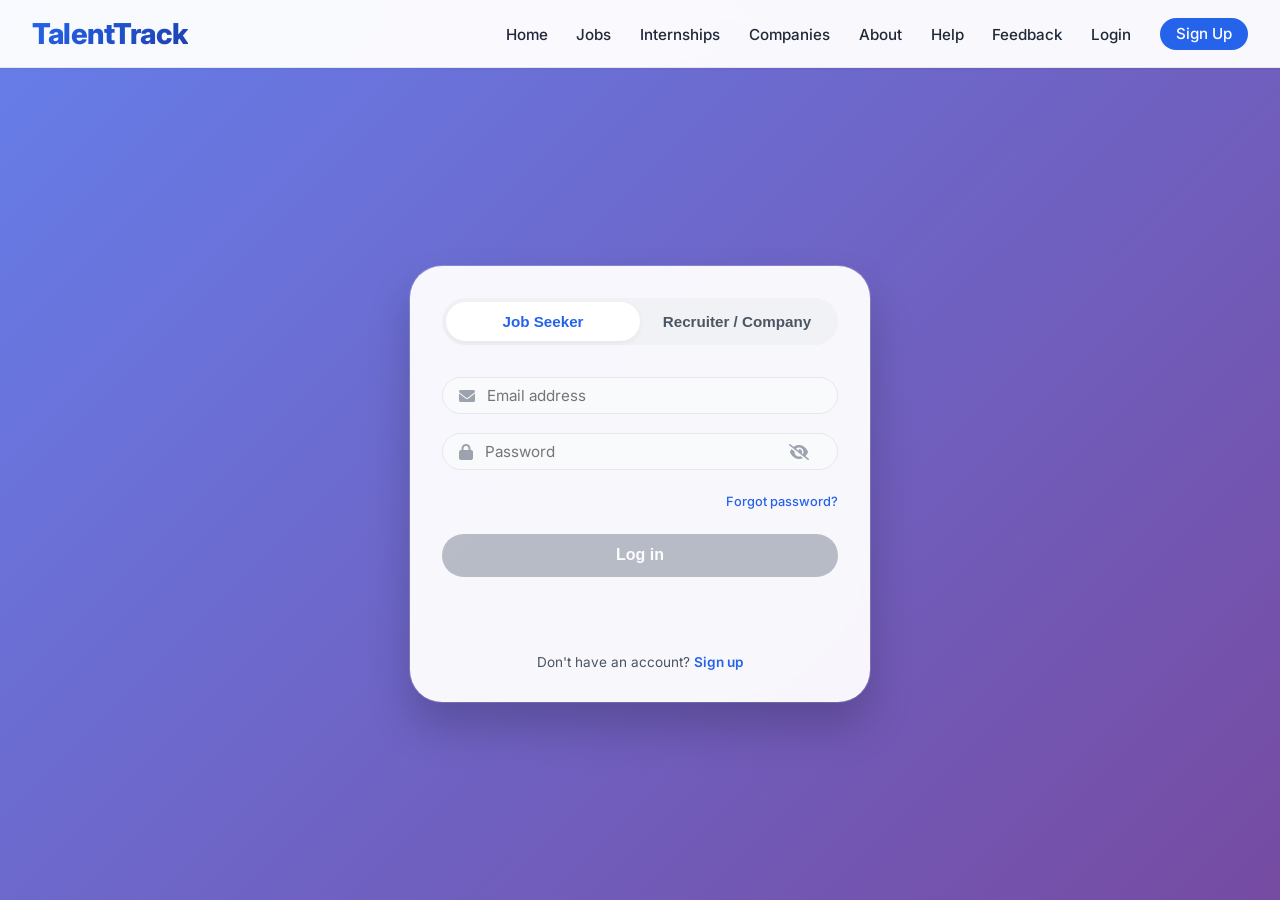
<file: dashboard-recruiter.html>
<!DOCTYPE html>
<html lang="en">
<head>
  <meta charset="UTF-8">
  <meta name="viewport" content="width=device-width, initial-scale=1.0">
  <title>TalentTrack –  Dashboard</title>
  <link href="https://fonts.googleapis.com/css2?family=Inter:opsz,wght@14..32,300;400;500;600;700&display=swap" rel="stylesheet">
  <link rel="stylesheet" href="https://cdnjs.cloudflare.com/ajax/libs/font-awesome/6.0.0-beta3/css/all.min.css">
  <style>
    * { margin:0; padding:0; box-sizing:border-box; }
    body { font-family:'Inter',sans-serif; background:#f5f7fb; color:#0f172a; transition: background 0.2s, color 0.2s;}
   /* Sticky Navbar */
    .navbar {
      position: sticky;
      top: 0;
      background: rgba(255, 255, 255, 0.96);
      backdrop-filter: blur(8px);
      box-shadow: 0 1px 3px rgba(0,0,0,0.05);
      z-index: 1100;
      border-bottom: 1px solid #e2e8f0;
      transition: all 0.2s;

       display: flex;
      
    }

    .nav-container {
      width: 100%;
      max-width: 1400px;
      margin: 0 auto;
      display: flex;
      justify-content: space-between;
      align-items: center;
      padding: 0.8rem 2rem;
    }

    .logo {
      font-size: 1.7rem;
      font-weight: 800;
      background: linear-gradient(135deg, #2563eb, #1e40af);
      -webkit-background-clip: text;
      background-clip: text;
      color: transparent;
    }

    .nav-links {
      display: flex;
      gap: 1.2rem;
      list-style: none;
      justify-content: center;
      width: 100%;
      align-items: center;
  padding-bottom: 0.5rem;
  padding-left: 2rem;
    }

    .nav-links a {
      text-decoration: none;
      font-weight: 500;
      color: #334155;
      transition: 0.2s;
    }

    .nav-links a:hover {
      color: #2563eb;
    }

    .dark-mode-toggle {
      background: #eef2ff;
      border: none;
      padding: 0.4rem 0.8rem;
      border-radius: 30px;
      cursor: pointer;
      font-size: 0.85rem;
      font-weight: 500;
    }

    .logo { font-size:1.6rem; font-weight:800; background:linear-gradient(135deg,#2563eb,#1e40af); -webkit-background-clip:text; background-clip:text; color:transparent; }
    .dashboard-wrapper { display:flex; min-height:calc(100vh - 65px); }
    .sidebar { width:280px; background:white; border-right:1px solid #e5e7eb; padding:2rem 1rem; position:sticky; top:65px; height:calc(100vh - 65px); overflow-y:auto; }
    .sidebar-nav li { list-style:none; margin-bottom:0.5rem; }
    .sidebar-nav a { display:flex; align-items:center; gap:12px; padding:0.75rem 1rem; border-radius:14px; text-decoration:none; color:#475569; transition:0.2s; }
    .sidebar-nav a:hover, .sidebar-nav a.active { background:#eef2ff; color:#2563eb; }
    .main-content { flex:1; padding:2rem; }
    .cards-grid { display:grid; grid-template-columns:repeat(auto-fill,minmax(240px,1fr)); gap:1.5rem; margin-bottom:2rem; }
    .stat-card { background:white; border-radius:24px; padding:1.2rem; box-shadow:0 1px 3px rgba(0,0,0,0.05); }
    .post-job-card, .applicant-card { background:white; border-radius:20px; padding:1.2rem; margin-bottom:1.5rem; }
    button { background:#eef2ff; border:none; padding:0.5rem 1rem; border-radius:40px; cursor:pointer; transition:0.2s; margin-right:0.5rem; }
    button.primary { background:#2563eb; color:white; }
    .toast { position:fixed; bottom:20px; right:20px; background:#1e293b; color:white; padding:0.6rem 1.2rem; border-radius:40px; z-index:2000; display:none; }
    input, textarea, select { width:100%; padding:0.6rem; border-radius:14px; border:1px solid #ccc; margin-bottom:0.8rem; font-family:inherit; }
    body.dark {
  background: #0f172a;
  color: #f1f5f9;
}

body.dark .navbar,
body.dark .sidebar,
body.dark .post-job-card,
body.dark .applicant-card,
body.dark .stat-card {
  background: #1e293b;
  color: #f1f5f9;
}

body.dark a {
  color: #cbd5e1;
}
    @media (max-width:768px) { .sidebar { display:none; } .main-content { padding:1rem; } }
   
    /* DARK MODE FIX FULL */
body.dark input,
body.dark textarea,
body.dark select {
  background: #334155;
  color: #f1f5f9;
  border: 1px solid #475569;
}

body.dark button {
  background: #334155;
  color: #f1f5f9;
}

body.dark button.primary {
  background: #3b82f6;
}

body.dark .nav-links a {
  color: #cbd5e1;
}

body.dark .nav-links a:hover {
  color: #60a5fa;
}

body.dark .sidebar-nav a:hover,
body.dark .sidebar-nav a.active {
  background: #334155;
}

body.dark div[style*="background:#f1f5f9"] {
  background: #1e293b !important;
}
.dashboard-wrapper {
  display: flex;
  align-items: flex-start;
}

.sidebar {
  flex-shrink: 0;
}
  </style>
</head>
<body>
<nav class="navbar">
    <div class="nav-container">
  <div class="logo">TalentTrack</div>

  <div style="display:flex; gap:12px; align-items:center;">
   
  </div>
</div>
   <ul class="nav-links" id="navLinks">
         <li><a href="index.html">Home</a></li>
        <li><a href="jobs.html">Jobs</a></li>
        <li><a href="internships.html">Internships</a></li>
        <li><a href="companies.html">Companies</a></li>
        <li><a href="about.html">About</a></li>
        <li><a href="help.html">Help</a></li>
        <li><a href="feedback.html">Feedback</a></li>
        <li><a href="login.html" class="login-link">Login</a></li>
        <li><a href="signup.html" class="signup-link">Sign Up</a></li>
      </ul>
       <button id="darkModeToggle" class="dark-mode-toggle">Dark mode</button>
</nav>
<div class="dashboard-wrapper">
  <aside class="sidebar">
    <ul class="sidebar-nav">
      <li><a href="#" class="active" data-tab="dashboard"><i class="fas fa-chart-line"></i> Dashboard</a></li>
      <li><a href="#" data-tab="postJob"><i class="fas fa-plus-circle"></i> Post Job</a></li>
      <li><a href="#" data-tab="manageJobs"><i class="fas fa-briefcase"></i> Manage Jobs</a></li>
      <li><a href="#" data-tab="applicants"><i class="fas fa-users"></i> Applicants</a></li>
      <li><a href="#" data-tab="talentSearch"><i class="fas fa-search"></i> Talent Search</a></li>
     <li><a href="#" data-tab="pipeline"><i class="fas fa-chalkboard"></i> Hiring Pipeline</a></li>
      <li><a href="#" data-tab="company"><i class="fas fa-building"></i> Company Profile</a></li>
      <li><a href="#" id="logoutBtn"><i class="fas fa-sign-out-alt"></i> Logout</a></li>
    </ul>
  </aside>
  <main class="main-content" id="dynamicContent"></main>
</div>
<div id="toast" class="toast"></div>
<script>
  // ========== AUTH CHECK ==========
  if (localStorage.getItem('isLoggedIn') !== 'true' || localStorage.getItem('userRole') !== 'recruiter') {
    window.location.href = 'login.html';
  }
  // Show company name in navbar
  
  if (localStorage.getItem('isLoggedIn') === 'true') {
  document.querySelector('.login-link').style.display = 'none';
  document.querySelector('.signup-link').style.display = 'none';
  }




  // Initialize localStorage data
  if (!localStorage.getItem('postedJobs')) {
  localStorage.setItem('postedJobs', JSON.stringify([]));
}
  if (!localStorage.getItem('applicants')) {
  localStorage.setItem('applicants', JSON.stringify([]));
}
  let postedJobs = JSON.parse(localStorage.getItem('postedJobs'));
  let applicants = JSON.parse(localStorage.getItem('applicants'));

  function showToast(msg) {
    let t = document.getElementById('toast');
    t.textContent = msg;
    t.style.display = 'block';
    setTimeout(() => { t.style.display = 'none'; }, 2500);
  }

  // Render functions for each tab
  function renderDashboard() {
    let activeApplicantsCount = applicants.length;
    let shortlisted = applicants.filter(a => a.status === 'Shortlisted').length;
    let interviews = applicants.filter(a => a.status === 'Interview').length;
    return `<h2>Recruiter Analytics</h2>
      <div class="cards-grid">
        <div class="stat-card"><i class="fas fa-briefcase"></i><h3>${postedJobs.length}</h3><p>Total Jobs Posted</p></div>
        <div class="stat-card"><i class="fas fa-user-check"></i><h3>${activeApplicantsCount}</h3><p>Active Applicants</p></div>
        <div class="stat-card"><i class="fas fa-star"></i><h3>${shortlisted}</h3><p>Shortlisted</p></div>
        <div class="stat-card"><i class="fas fa-calendar-check"></i><h3>${interviews}</h3><p>Interviews Scheduled</p></div>
      </div>
      <div class="post-job-card"><h3>Quick Post Job</h3><button id="quickPostBtn">+ Post a new job</button></div>`;
  }

  function renderPostJob() {
    return `<h2>Post a New Job</h2>
      <div class="post-job-card" style="max-width:600px">
        <input type="text" id="jobTitle" placeholder="Job title">
        <textarea id="jobDesc" placeholder="Description" rows="2"></textarea>
        <input id="jobSkills" placeholder="Skills (comma separated)">
        <input id="jobSalary" placeholder="Salary range">
        <input id="jobLocation" placeholder="Location">
        <button id="submitJobBtn" class="primary">Post Job</button>
      </div>`;
  }

  function renderManageJobs() {
    return `<h2>Manage Jobs</h2><div id="jobsList">
      ${postedJobs.map(j => `<div class="applicant-card">${j.title} at ${j.company} - ${j.location}<button class="deleteJob" data-id="${j.id}">Delete</button></div>`).join('')}
    </div>`;
  }

  function renderApplicants() {
  if (applicants.length === 0) {
    return `<h2>Applicants List</h2><p>No applicants yet.</p>`;
  }

 return `<h2>Applicants List</h2><div id="applicantsList">
  ${applicants.map(a => `
    <div class="applicant-card">
      <strong>${a.name}</strong><br>
      📧 ${a.email}<br>
      📍 ${a.location}<br>
      🛠 ${a.skills}<br>
      📁 ${a.projects}<br><br>

      <button class="acceptBtn" data-id="${a.id}">Shortlist</button>
      <button class="rejectBtn" data-id="${a.id}">Reject</button>
    </div>
  `).join('')}
</div>`;
}

  function renderTalentSearch() {
    return `<h2>Talent Search (skills based)</h2>
      <input id="skillSearch" placeholder="e.g., React"><button id="searchTalentBtn">Search</button>
      <div id="searchResults"></div>`;
  }

  function renderShortlisted() {
    return `<h2>Shortlisted Candidates</h2>
      ${applicants.filter(a => a.status === 'Shortlisted').map(a => `<div class="applicant-card">${a.name}</div>`).join('') || '<p>No shortlisted candidates yet.</p>'}`;
  }

  function renderPipeline() {
  let stages = ["Applied", "Shortlisted", "Interview", "Selected", "Rejected"];

  return `<h2>Hiring Pipeline</h2>
<div style="width:100%; overflow:hidden;">
  <div style="display:flex; gap:1rem; overflow-x:auto;">
  <div style="display:flex; gap:1rem; overflow-x:auto; width:100%;">
    ${stages.map(stage => `
      <div style="background:#f1f5f9; padding:1rem; min-width:250px;">
        <h4>${stage}</h4>
        ${applicants
          .filter(a => a.status === stage)
          .map(a => `
            <div style="background:white; padding:0.5rem; margin-bottom:0.5rem; border-radius:8px;">
  ${a.name}
  <br>

  ${stage === "Shortlisted" ? `
    <button class="scheduleBtn" data-id="${a.id}">Schedule Interview</button>
  ` : ""}

  <button class="moveBtn" data-id="${a.id}" data-next="${getNextStatus(stage)}">
    Move to ${getNextStatus(stage)}
  </button>
</div>
          `).join('') || '—'}
      </div>
    `).join('')}
  </div>`;
}

  function getNextStatus(current) {
  const flow = ["Applied","Shortlisted","Interview","Selected","Rejected"];
  let idx = flow.indexOf(current);
  return flow[idx + 1] || current;
}

   function renderCompany() {
  const data = JSON.parse(localStorage.getItem('companyProfile'));

  if (data && data.completed) {
    return `
      <h2>Company Profile</h2>
      <div class="post-job-card">
        <h3>${data.name}</h3>
        <p><strong>Website:</strong> ${data.website}</p>
        <p><strong>Size:</strong> ${data.size}</p>
        <p><strong>Location:</strong> ${data.location}</p>
        <p><strong>Industry:</strong> ${data.industry}</p>
        <p>${data.desc}</p>
        <button id="editCompanyBtn">Edit Profile</button>
      </div>
    `;
  }

  return `<h2>Company Profile</h2>
  <div class="post-job-card" style="max-width:700px">
    <input id="companyName" placeholder="Company Name">
    <input id="companyWebsite" placeholder="Website">
    <input id="companySize" placeholder="Company Size">
    <input id="companyLocation" placeholder="Location">
    <textarea id="companyDesc" placeholder="Company Description"></textarea>
    <input id="companyIndustry" placeholder="Industry">
    <button id="saveCompanyBtn" class="primary">Save Profile</button>
  </div>`;
}

  let currentTab = 'dashboard';

  function loadTab(tab) {
    currentTab = tab;
    const container = document.getElementById('dynamicContent');
    if (tab === 'dashboard') container.innerHTML = renderDashboard();
    else if (tab === 'postJob') container.innerHTML = renderPostJob();
    else if (tab === 'manageJobs') container.innerHTML = renderManageJobs();
    else if (tab === 'applicants') container.innerHTML = renderApplicants();
    else if (tab === 'talentSearch') container.innerHTML = renderTalentSearch();
    else if (tab === 'shortlisted') container.innerHTML = renderShortlisted();
    else if (tab === 'pipeline') container.innerHTML = renderPipeline();
    else if (tab === 'company') container.innerHTML = renderCompany();
    attachEventListeners(tab);
  }

  function attachEventListeners(tab) {
    // Dashboard tab
    if (tab === 'dashboard') {
      const quickBtn = document.getElementById('quickPostBtn');
      if (quickBtn) quickBtn.addEventListener('click', () => loadTab('postJob'));
    }
    if (tab === 'company') {

  const editBtn = document.getElementById('editCompanyBtn');
  if (editBtn) {
    editBtn.addEventListener('click', () => {
      localStorage.removeItem('companyProfile');
      loadTab('company');
    });
  }
    // ✅ INTERVIEW SCHEDULER


  const btn = document.getElementById('saveCompanyBtn');
  if (btn) {
    btn.addEventListener('click', () => {
      const profile = {
        name: document.getElementById('companyName').value,
        website: document.getElementById('companyWebsite').value,
        size: document.getElementById('companySize').value,
        location: document.getElementById('companyLocation').value,
        desc: document.getElementById('companyDesc').value,
        industry: document.getElementById('companyIndustry').value,
        completed: true
      };

      

       // ✅ VALIDATION GOES HERE (IMPORTANT)
  if (!profile.name || !profile.website) {
    return showToast("❌ Fill required fields");
  }

      localStorage.setItem('companyProfile', JSON.stringify(profile));
      showToast("✅ Company profile saved");

      loadTab('dashboard');
    });
  }
}

    // Post Job tab
    if (tab === 'postJob') {
      const submitBtn = document.getElementById('submitJobBtn');
      if (submitBtn) {
        submitBtn.addEventListener('click', () => {
          const title = document.getElementById('jobTitle').value;
          const desc = document.getElementById('jobDesc').value;
          const skills = document.getElementById('jobSkills').value;
          const salary = document.getElementById('jobSalary').value;
          const location = document.getElementById('jobLocation').value;
          if (!title) return showToast("❌ Job title is required");
          const companyData = JSON.parse(localStorage.getItem('companyProfile'));

          const newJob = {
            id: Date.now(),
            title,
            company: companyData?.name || "YourCompany",
            location: location || "Remote",
            skills,
            salary,
            description: desc
          };
           
          let allJobs = JSON.parse(localStorage.getItem('postedJobs') || '[]');
          allJobs.push(newJob);
          localStorage.setItem('postedJobs', JSON.stringify(allJobs));
          postedJobs = allJobs;
          showToast("✅ Job posted successfully!");
          loadTab('manageJobs');
        });
      }
    }

    // Manage Jobs tab
    if (tab === 'manageJobs') {
      document.querySelectorAll('.deleteJob').forEach(btn => {
        btn.addEventListener('click', (e) => {
          const id = parseInt(btn.dataset.id);
          let updated = postedJobs.filter(j => j.id !== id);
          localStorage.setItem('postedJobs', JSON.stringify(updated));
          postedJobs = updated;
          loadTab('manageJobs');
          showToast(" Job deleted");
        });
      });
    }

    // Applicants tab
    if (tab === 'applicants') {
      document.querySelectorAll('.acceptBtn').forEach(btn => {
        btn.addEventListener('click', (e) => {
          const id = parseInt(btn.dataset.id);
          let app = applicants.find(a => a.id === id);
          if (app) app.status = 'Shortlisted';
          localStorage.setItem('applicants', JSON.stringify(applicants));
          loadTab('applicants');
          showToast(" Candidate shortlisted");
        });
      });
      document.querySelectorAll('.rejectBtn').forEach(btn => {
        btn.addEventListener('click', (e) => {
          const id = parseInt(btn.dataset.id);
          let app = applicants.find(a => a.id === id);
          if (app) app.status = 'Rejected';
          localStorage.setItem('applicants', JSON.stringify(applicants));
          loadTab('applicants');
          showToast(" Candidate rejected");
        });
      });
    }

    

    if (tab === 'pipeline') {

  // ✅ Move status button
  document.querySelectorAll('.moveBtn').forEach(btn => {
    btn.addEventListener('click', () => {

      const id = parseInt(btn.dataset.id);
      const next = btn.dataset.next;

      let applicant = applicants.find(a => a.id === id);

      if (applicant) {
        applicant.status = next;

        // 🔥 Sync to jobseeker
        let apps = JSON.parse(localStorage.getItem('applications')) || [];
        let jobApp = apps.find(a => a.jobId === applicant.jobId);

        if (jobApp) jobApp.status = next;

        localStorage.setItem('applications', JSON.stringify(apps));
      }

      localStorage.setItem('applicants', JSON.stringify(applicants));

      loadTab('pipeline');
      showToast(`Moved to ${next}`);
    });
  });


  // ✅ Schedule Interview Button
  document.querySelectorAll('.scheduleBtn').forEach(btn => {
    btn.addEventListener('click', () => {

      const id = parseInt(btn.dataset.id);
      const date = prompt("Enter Interview Date & Time:");

      if (!date) return;

      let applicant = applicants.find(a => a.id === id);

      if (applicant) {
        applicant.status = "Interview";
        applicant.interviewDetails = date;

        // 🔥 Sync to jobseeker
        let apps = JSON.parse(localStorage.getItem('applications')) || [];
        let jobApp = apps.find(a => a.jobId === applicant.jobId);

        if (jobApp) {
          jobApp.status = "Interview";
          jobApp.interviewDetails = date;
        }

        localStorage.setItem('applications', JSON.stringify(apps));
      }

      localStorage.setItem('applicants', JSON.stringify(applicants));

      loadTab('pipeline');
      showToast("Interview scheduled");
    });
  });

}

// Talent Search tab
    if (tab === 'talentSearch') {
      const searchBtn = document.getElementById('searchTalentBtn');
      if (searchBtn) {
        searchBtn.addEventListener('click', () => {
          const skill = document.getElementById('skillSearch').value.toLowerCase();
          const filtered = applicants.filter(a => a.skills.toLowerCase().includes(skill));
          const resultsDiv = document.getElementById('searchResults');
          if (resultsDiv) {
            resultsDiv.innerHTML = filtered.map(f => `
              <div class="applicant-card">
                ${f.name} - ${f.skills}
                <button class="shortlistCandidate" data-id="${f.id}">Shortlist</button>
              </div>
            `).join('');
            // Attach shortlist buttons inside search results
            document.querySelectorAll('.shortlistCandidate').forEach(btn => {
              btn.addEventListener('click', (e) => {
                const id = parseInt(btn.dataset.id);
                let candidate = applicants.find(c => c.id === id);
                if (candidate) {
                  candidate.status = 'Shortlisted';
                  localStorage.setItem('applicants', JSON.stringify(applicants));
                  showToast(" Candidate shortlisted from search");
                  loadTab('talentSearch'); // refresh search view
                }
              });
            });
          }
        });
      }
    }
  }

  // Sidebar navigation
  document.querySelectorAll('.sidebar-nav a').forEach(link => {
  link.addEventListener('click', (e) => {
    const companyProfile = JSON.parse(localStorage.getItem('companyProfile'));

    if ((!companyProfile || !companyProfile.completed) && link.dataset.tab !== 'company') {
  e.preventDefault();
  showToast("⚠️ Complete company profile first");
  loadTab('company');
  return;
}

    e.preventDefault();
    const tab = link.dataset.tab;
    if (tab) loadTab(tab);

    document.querySelectorAll('.sidebar-nav a').forEach(a => a.classList.remove('active'));
    link.classList.add('active');
  });
});

  // Logout
  document.getElementById('logoutBtn').addEventListener('click', () => {
    localStorage.removeItem('isLoggedIn');
    localStorage.removeItem('userRole');
    window.location.href = 'login.html';
  });

  // Dark mode toggle
  document.getElementById('darkModeToggle').addEventListener('click', () => {
    document.body.classList.toggle('dark');
  });

  // Initial load with profile check
const companyProfile = JSON.parse(localStorage.getItem('companyProfile'));

if (!companyProfile || !companyProfile.completed) {
  loadTab('company');
} else {
  loadTab('dashboard');
}
console.log("Company Profile:", companyProfile);
</script>
</body>
</html>
</file>
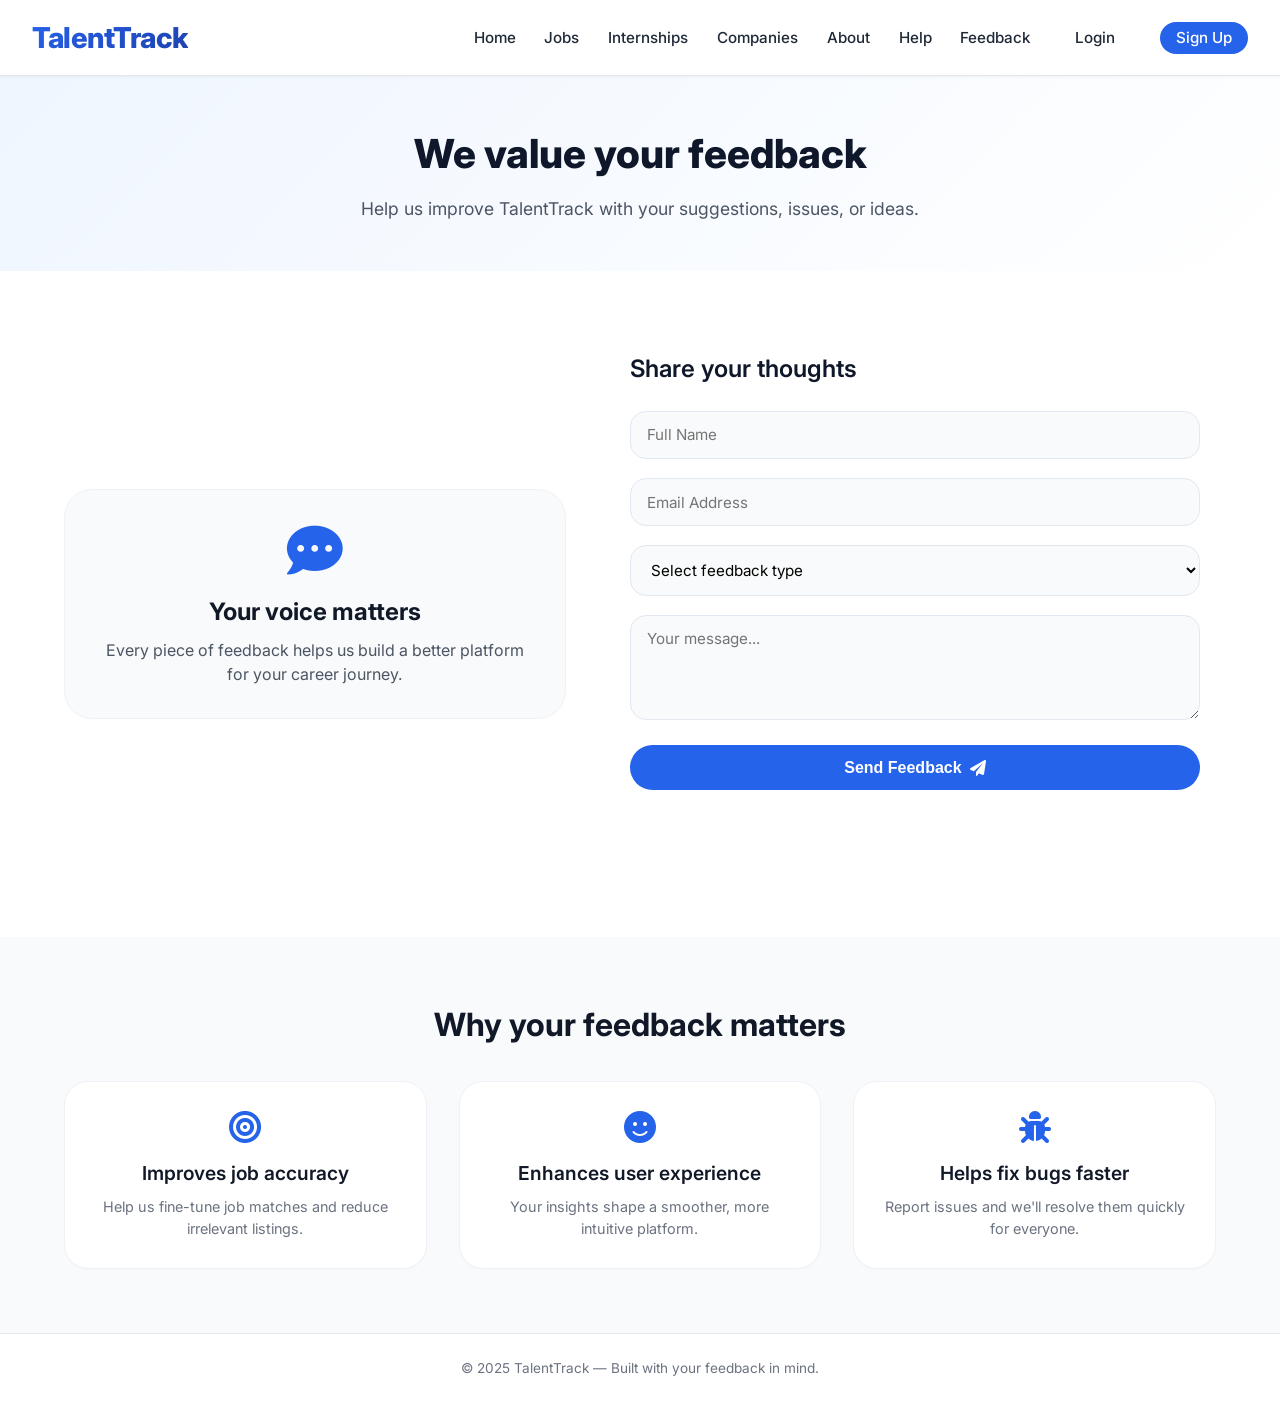
<file: feedback.html>
<!DOCTYPE html>
<html lang="en">
<head>
  <meta charset="UTF-8">
  <meta name="viewport" content="width=device-width, initial-scale=1.0">
  <title>TalentTrack – Feedback</title>
  <link href="https://fonts.googleapis.com/css2?family=Inter:opsz,wght@14..32,300;14..32,400;14..32,500;14..32,600;14..32,700&display=swap" rel="stylesheet">
  <link rel="stylesheet" href="https://cdnjs.cloudflare.com/ajax/libs/font-awesome/6.0.0-beta3/css/all.min.css">
  <link rel="stylesheet" href="feedback.css">
</head>
<body>

  <!-- Sticky Navbar (consistent with other pages) -->
  <nav class="navbar">
    <div class="nav-container">
      <div class="logo">TalentTrack</div>
      <ul class="nav-links" id="navLinks">
        <li><a href="index.html">Home</a></li>
        <li><a href="jobs.html">Jobs</a></li>
        <li><a href="internships.html">Internships</a></li>
        <li><a href="companies.html">Companies</a></li>
        <li><a href="about.html">About</a></li>
        <li><a href="help.html">Help</a></li>
        <li><a href="feedback.html">Feedback</a></li>
        <li><a href="login.html" class="login-link">Login</a></li>
        <li><a href="signup.html" class="signup-link">Sign Up</a></li>
      </ul>
      <div class="hamburger" id="hamburger">
        <i class="fas fa-bars"></i>
      </div>
    </div>
  </nav>

  <main>
    <!-- Hero Section -->
    <section class="hero">
      <div class="hero-content">
        <h1>We value your feedback</h1>
        <p>Help us improve TalentTrack with your suggestions, issues, or ideas.</p>
      </div>
    </section>

    <!-- Feedback Form + Illustration Row -->
    <section class="feedback-section">
      <div class="container">
        <div class="feedback-grid">
          <!-- Left: Illustration / Engaging element -->
          <div class="feedback-illustration">
            <i class="fas fa-comment-dots"></i>
            <h3>Your voice matters</h3>
            <p>Every piece of feedback helps us build a better platform for your career journey.</p>
          </div>

          <!-- Right: Feedback Form -->
          <div class="feedback-form-wrapper">
            <form id="feedbackForm" class="feedback-form">
              <h2>Share your thoughts</h2>
              <div class="form-group">
                <input type="text" id="fullName" placeholder="Full Name" required>
              </div>
              <div class="form-group">
                <input type="email" id="email" placeholder="Email Address" required>
              </div>
              <div class="form-group">
                <select id="feedbackType" required>
                  <option value="" disabled selected>Select feedback type</option>
                  <option value="Suggestion">Suggestion</option>
                  <option value="Bug Report">Bug Report</option>
                  <option value="Improvement">Improvement</option>
                  <option value="Other">Other</option>
                </select>
              </div>
              <div class="form-group">
                <textarea id="message" rows="4" placeholder="Your message..." required></textarea>
              </div>
              <button type="submit" class="submit-btn">Send Feedback <i class="fas fa-paper-plane"></i></button>
            </form>
            <div id="formStatus" class="form-status"></div>
          </div>
        </div>
      </div>
    </section>

    <!-- Why Your Feedback Matters Section -->
    <section class="why-matters">
      <div class="container">
        <h2 class="section-title">Why your feedback matters</h2>
        <div class="matters-grid">
          <div class="matter-card">
            <i class="fas fa-bullseye"></i>
            <h3>Improves job accuracy</h3>
            <p>Help us fine-tune job matches and reduce irrelevant listings.</p>
          </div>
          <div class="matter-card">
            <i class="fas fa-smile"></i>
            <h3>Enhances user experience</h3>
            <p>Your insights shape a smoother, more intuitive platform.</p>
          </div>
          <div class="matter-card">
            <i class="fas fa-bug"></i>
            <h3>Helps fix bugs faster</h3>
            <p>Report issues and we'll resolve them quickly for everyone.</p>
          </div>
        </div>
      </div>
    </section>
  </main>

  <!-- Footer -->
  <footer class="footer">
    <div class="footer-content">
      <p>© 2025 TalentTrack — Built with your feedback in mind.</p>
    </div>
  </footer>

  <script src="feedback.js"></script>
</body>
</html>
</file>
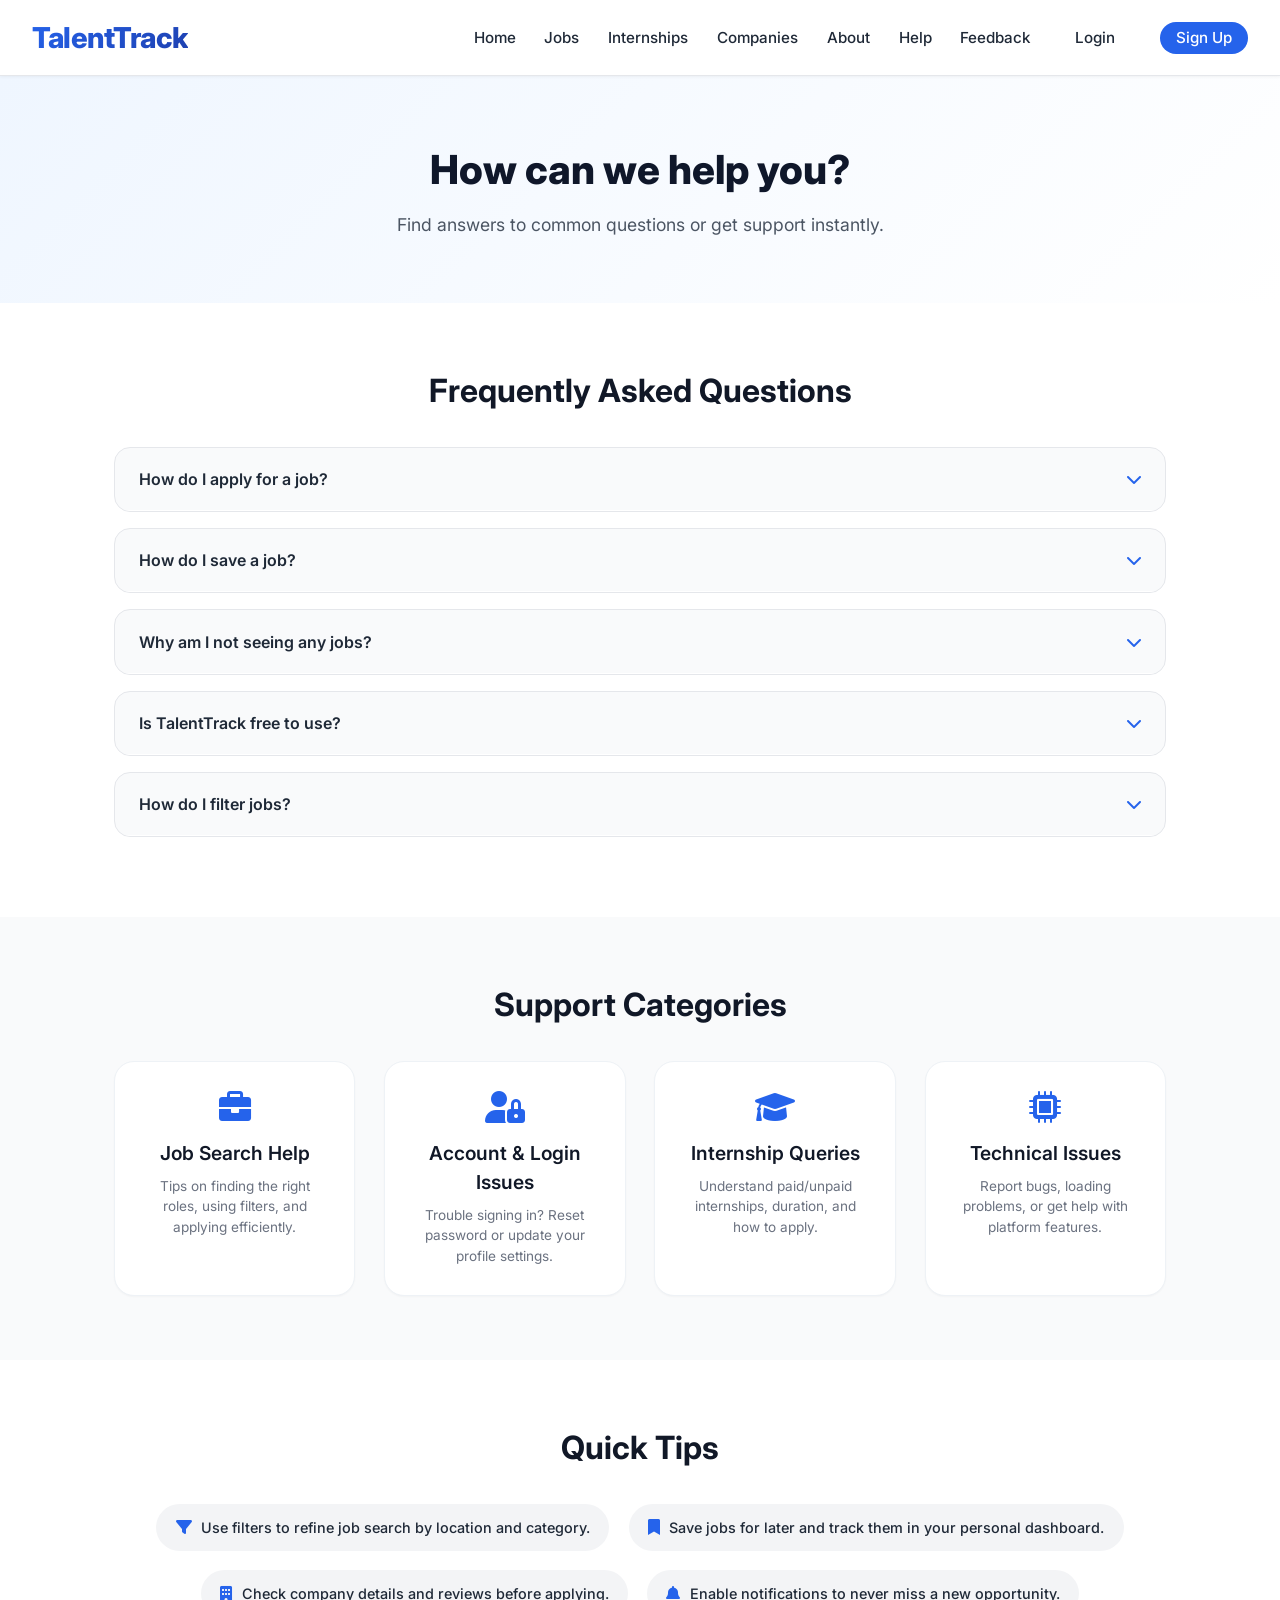
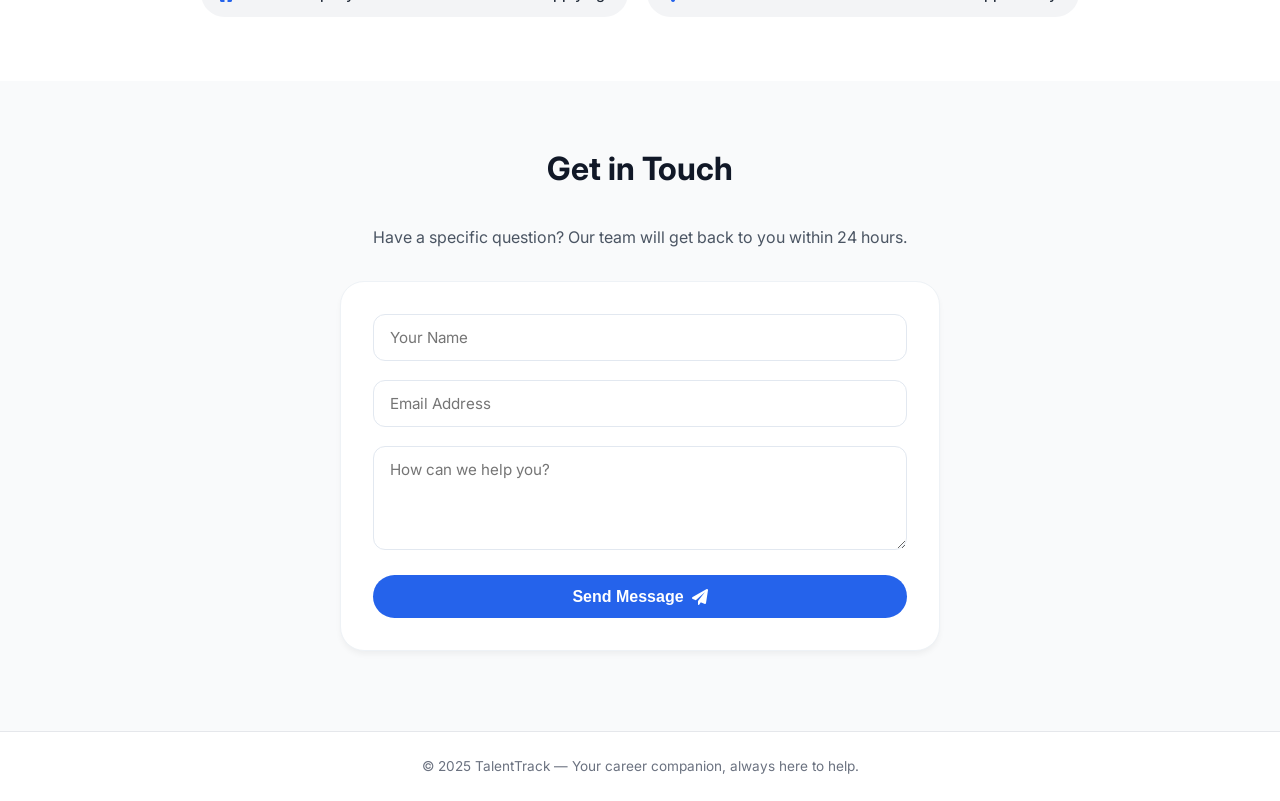
<file: help.html>
<!DOCTYPE html>
<html lang="en">
<head>
  <meta charset="UTF-8">
  <meta name="viewport" content="width=device-width, initial-scale=1.0">
  <title>TalentTrack – Help Center</title>
  <link href="https://fonts.googleapis.com/css2?family=Inter:opsz,wght@14..32,300;14..32,400;14..32,500;14..32,600;14..32,700&display=swap" rel="stylesheet">
  <link rel="stylesheet" href="https://cdnjs.cloudflare.com/ajax/libs/font-awesome/6.0.0-beta3/css/all.min.css">
  <link rel="stylesheet" href="help.css">
</head>
<body>

  <!-- Sticky Navbar (consistent with other pages) -->
  <nav class="navbar">
    <div class="nav-container">
      <div class="logo">TalentTrack</div>
      <ul class="nav-links" id="navLinks">
      <li><a href="index.html">Home</a></li>
        <li><a href="jobs.html">Jobs</a></li>
        <li><a href="internships.html">Internships</a></li>
        <li><a href="companies.html">Companies</a></li>
        <li><a href="about.html">About</a></li>
        <li><a href="help.html">Help</a></li>
        <li><a href="feedback.html">Feedback</a></li>
        <li><a href="login.html" class="login-link">Login</a></li>
        <li><a href="signup.html" class="signup-link">Sign Up</a></li>
      </ul>
      <div class="hamburger" id="hamburger">
        <i class="fas fa-bars"></i>
      </div>
    </div>
  </nav>

  <main>
    <!-- Hero Section -->
    <section class="hero">
      <div class="hero-content">
        <h1>How can we help you?</h1>
        <p>Find answers to common questions or get support instantly.</p>
      </div>
    </section>

    <!-- FAQ Accordion Section -->
    <section class="faq-section">
      <div class="container">
        <h2 class="section-title">Frequently Asked Questions</h2>
        <div class="faq-list" id="faqList">
          <!-- FAQ items injected via JS -->
        </div>
      </div>
    </section>

    <!-- Support Categories Section -->
    <section class="support-categories">
      <div class="container">
        <h2 class="section-title">Support Categories</h2>
        <div class="categories-grid">
          <div class="category-card">
            <i class="fas fa-briefcase"></i>
            <h3>Job Search Help</h3>
            <p>Tips on finding the right roles, using filters, and applying efficiently.</p>
          </div>
          <div class="category-card">
            <i class="fas fa-user-lock"></i>
            <h3>Account & Login Issues</h3>
            <p>Trouble signing in? Reset password or update your profile settings.</p>
          </div>
          <div class="category-card">
            <i class="fas fa-graduation-cap"></i>
            <h3>Internship Queries</h3>
            <p>Understand paid/unpaid internships, duration, and how to apply.</p>
          </div>
          <div class="category-card">
            <i class="fas fa-microchip"></i>
            <h3>Technical Issues</h3>
            <p>Report bugs, loading problems, or get help with platform features.</p>
          </div>
        </div>
      </div>
    </section>

    <!-- Quick Tips Section -->
    <section class="quick-tips">
      <div class="container">
        <h2 class="section-title">Quick Tips</h2>
        <div class="tips-list">
          <div class="tip-item"><i class="fas fa-filter"></i> Use filters to refine job search by location and category.</div>
          <div class="tip-item"><i class="fas fa-bookmark"></i> Save jobs for later and track them in your personal dashboard.</div>
          <div class="tip-item"><i class="fas fa-building"></i> Check company details and reviews before applying.</div>
          <div class="tip-item"><i class="fas fa-bell"></i> Enable notifications to never miss a new opportunity.</div>
        </div>
      </div>
    </section>

    <!-- Contact Support Section -->
    <section class="contact-support">
      <div class="container">
        <h2 class="section-title">Get in Touch</h2>
        <p class="contact-sub">Have a specific question? Our team will get back to you within 24 hours.</p>
        <form id="contactForm" class="contact-form">
          <div class="form-group">
            <input type="text" id="name" placeholder="Your Name" required>
          </div>
          <div class="form-group">
            <input type="email" id="email" placeholder="Email Address" required>
          </div>
          <div class="form-group">
            <textarea id="message" rows="4" placeholder="How can we help you?" required></textarea>
          </div>
          <button type="submit" class="submit-btn">Send Message <i class="fas fa-paper-plane"></i></button>
        </form>
        <div id="formMessage" class="form-message"></div>
      </div>
    </section>
  </main>

  <!-- Footer -->
  <footer class="footer">
    <div class="footer-content">
      <p>© 2025 TalentTrack — Your career companion, always here to help.</p>
    </div>
  </footer>

  <script src="help.js"></script>
</body>
</html>
</file>
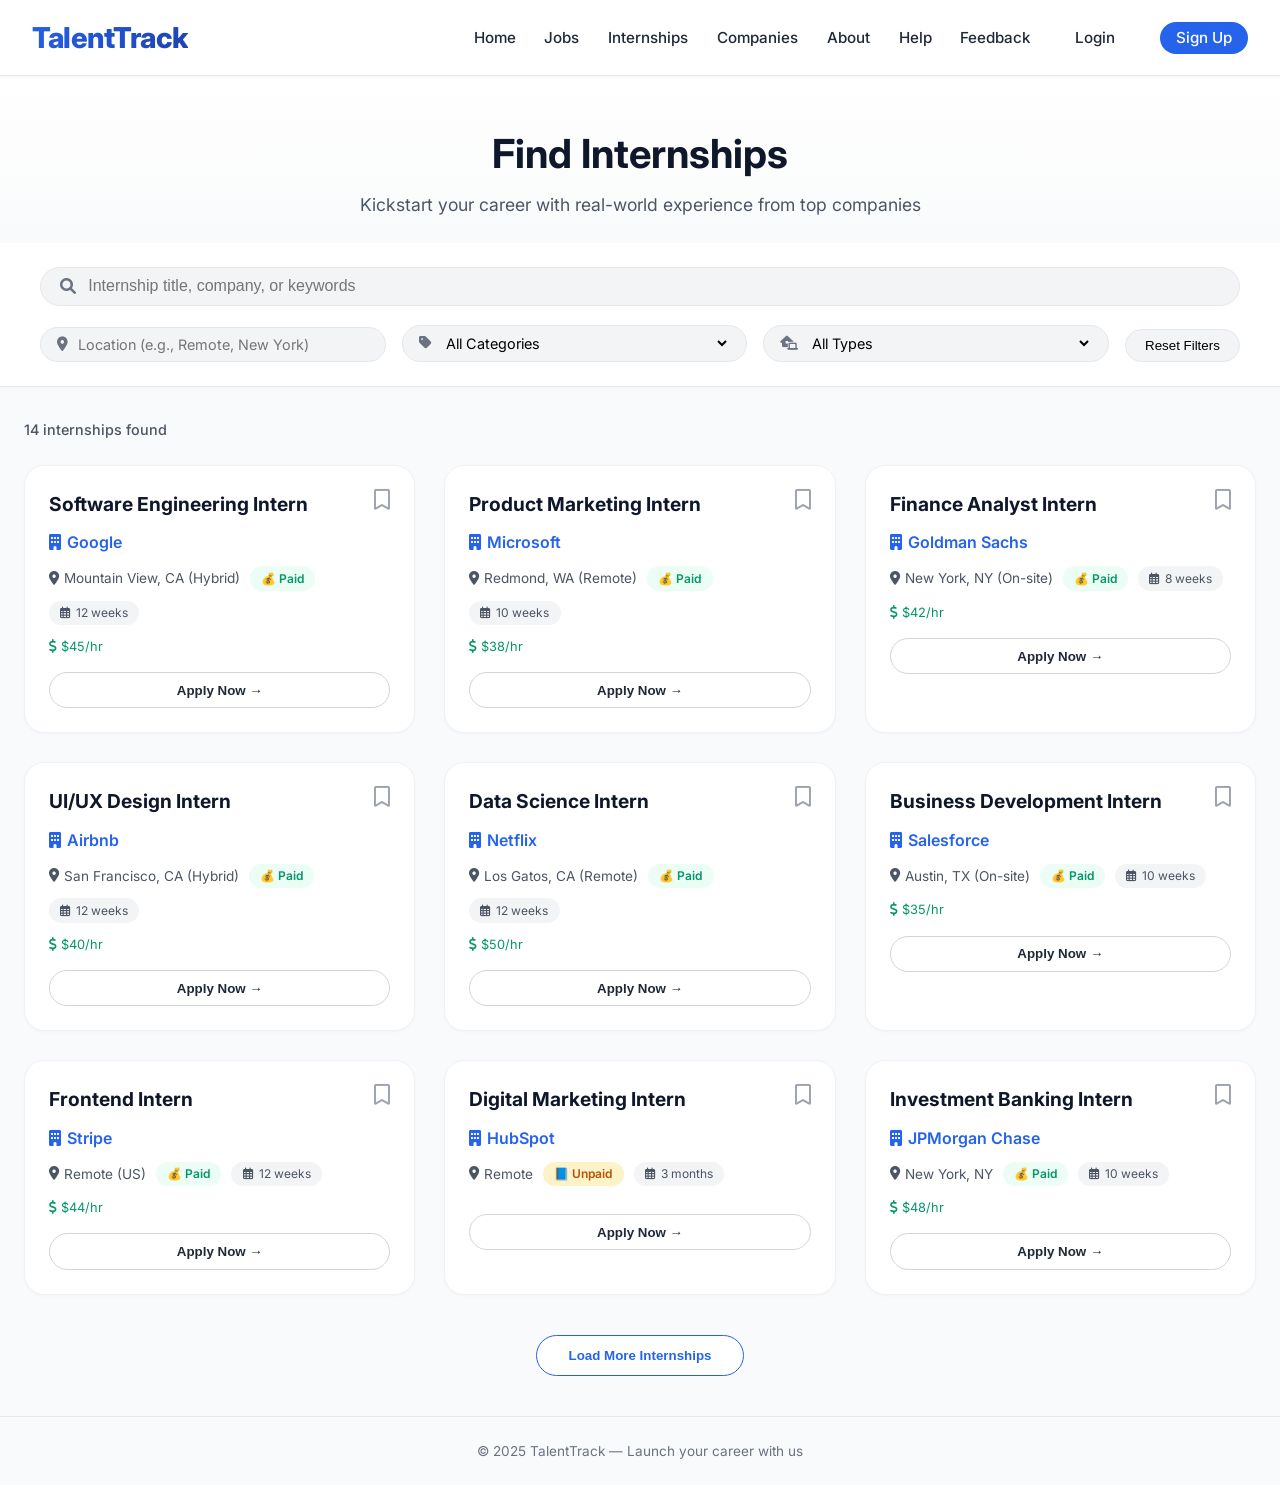
<file: internships.html>
<!DOCTYPE html>
<html lang="en">
<head>
  <meta charset="UTF-8">
  <meta name="viewport" content="width=device-width, initial-scale=1.0">
  <title>TalentTrack – Find Internships</title>
  <link href="https://fonts.googleapis.com/css2?family=Inter:opsz,wght@14..32,300;14..32,400;14..32,500;14..32,600;14..32,700&display=swap" rel="stylesheet">
  <link rel="stylesheet" href="https://cdnjs.cloudflare.com/ajax/libs/font-awesome/6.0.0-beta3/css/all.min.css">
  <link rel="stylesheet" href="internships.css">
</head>
<body>

  <!-- Sticky Navbar (same as other pages) -->
  <nav class="navbar">
    <div class="nav-container">
      <div class="logo">TalentTrack</div>
      <ul class="nav-links" id="navLinks">
               <li><a href="index.html">Home</a></li>
        <li><a href="jobs.html">Jobs</a></li>
        <li><a href="internships.html">Internships</a></li>
        <li><a href="companies.html">Companies</a></li>
        <li><a href="about.html">About</a></li>
        <li><a href="help.html">Help</a></li>
        <li><a href="feedback.html">Feedback</a></li>
        <li><a href="login.html" class="login-link">Login</a></li>
        <li><a href="signup.html" class="signup-link">Sign Up</a></li>
      </ul>
      <div class="hamburger" id="hamburger">
        <i class="fas fa-bars"></i>
      </div>
    </div>
  </nav>

  <main>
    <!-- Page Header -->
    <section class="page-header">
      <h1>Find Internships</h1>
      <p>Kickstart your career with real-world experience from top companies</p>
    </section>

    <!-- Search & Filter Section -->
    <section class="filters-section">
      <div class="filters-container">
        <div class="search-input-group">
          <i class="fas fa-search"></i>
          <input type="text" id="searchKeyword" placeholder="Internship title, company, or keywords">
        </div>
        <div class="filter-row">
          <div class="filter-item">
            <i class="fas fa-map-marker-alt"></i>
            <input type="text" id="locationFilter" placeholder="Location (e.g., Remote, New York)">
          </div>
          <div class="filter-item">
            <i class="fas fa-tag"></i>
            <select id="categoryFilter">
              <option value="">All Categories</option>
              <option value="software">Software & IT</option>
              <option value="marketing">Marketing & Sales</option>
              <option value="finance">Finance & Banking</option>
              <option value="design">Design & Creative</option>
              <option value="data">Data & Analytics</option>
            </select>
          </div>
          <div class="filter-item">
            <i class="fas fa-laptop-house"></i>
            <select id="typeFilter">
              <option value="">All Types</option>
              <option value="remote">Remote</option>
              <option value="onsite">On-site</option>
              <option value="hybrid">Hybrid</option>
            </select>
          </div>
          <button id="resetFiltersBtn" class="reset-btn">Reset Filters</button>
        </div>
      </div>
    </section>

    <!-- Internship Listing Section -->
    <section class="internships-listing">
      <div class="internships-header-info">
        <span id="internshipsCount">0</span> internships found
      </div>
      <div id="internshipsGrid" class="internships-grid">
        <div class="loading-state"><i class="fas fa-spinner fa-pulse"></i> Loading internships...</div>
      </div>
      <div class="load-more-container">
        <button id="loadMoreBtn" class="load-more-btn">Load More Internships</button>
      </div>
    </section>
  </main>

  <!-- Footer -->
  <footer class="footer">
    <div class="footer-content">
      <p>© 2025 TalentTrack — Launch your career with us</p>
    </div>
  </footer>

  <script src="internships.js"></script>
</body>
</html>
</file>
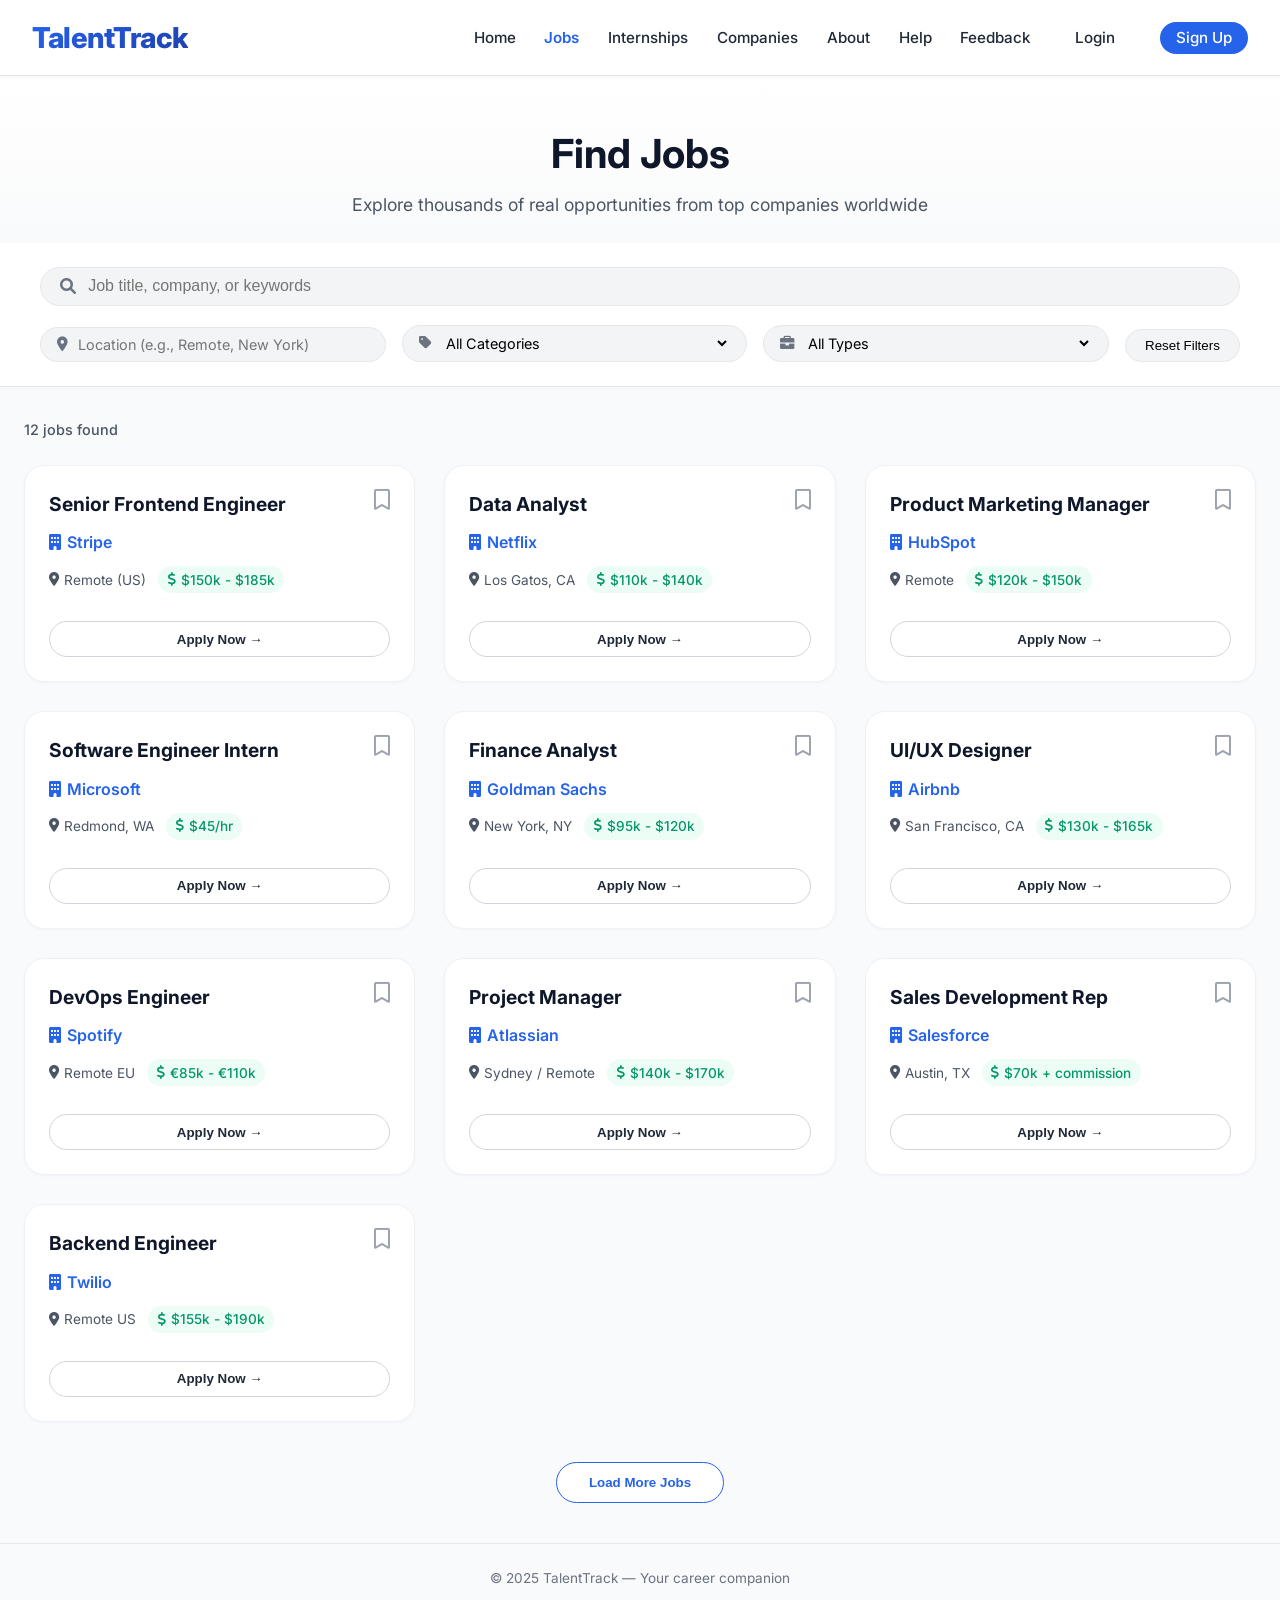
<file: jobs.html>
<!DOCTYPE html>
<html lang="en">
<head>
  <meta charset="UTF-8">
  <meta name="viewport" content="width=device-width, initial-scale=1.0">
  <title>TalentTrack – Find Jobs</title>
  <link href="https://fonts.googleapis.com/css2?family=Inter:opsz,wght@14..32,300;14..32,400;14..32,500;14..32,600;14..32,700&display=swap" rel="stylesheet">
  <link rel="stylesheet" href="https://cdnjs.cloudflare.com/ajax/libs/font-awesome/6.0.0-beta3/css/all.min.css">
  <link rel="stylesheet" href="jobs.css">
</head>
<body>

  <!-- Sticky Navbar -->
  <nav class="navbar">
    <div class="nav-container">
      <div class="logo">TalentTrack</div>
      <ul class="nav-links" id="navLinks">
       <li><a href="index.html">Home</a></li>
        <li><a href="jobs.html" class="active">Jobs</a></li>
        <li><a href="internships.html">Internships</a></li>
        <li><a href="companies.html">Companies</a></li>
        <li><a href="about.html">About</a></li>
        <li><a href="help.html">Help</a></li>
        <li><a href="feedback.html">Feedback</a></li>
        <li><a href="login.html" class="login-link">Login</a></li>
        <li><a href="signup.html" class="signup-link">Sign Up</a></li>
      </ul>
      <div class="hamburger" id="hamburger">
        <i class="fas fa-bars"></i>
      </div>
    </div>
  </nav>

  <main>
    <!-- Page Header -->
    <section class="page-header">
      <h1>Find Jobs</h1>
      <p>Explore thousands of real opportunities from top companies worldwide</p>
    </section>

    <!-- Search & Filter Section -->
    <section class="filters-section">
      <div class="filters-container">
        <div class="search-input-group">
          <i class="fas fa-search"></i>
          <input type="text" id="searchKeyword" placeholder="Job title, company, or keywords">
        </div>
        <div class="filter-row">
          <div class="filter-item">
            <i class="fas fa-map-marker-alt"></i>
            <input type="text" id="locationFilter" placeholder="Location (e.g., Remote, New York)">
          </div>
          <div class="filter-item">
            <i class="fas fa-tag"></i>
            <select id="categoryFilter">
              <option value="">All Categories</option>
              <option value="software">Software & IT</option>
              <option value="finance">Finance & Banking</option>
              <option value="marketing">Marketing & Sales</option>
              <option value="design">Design & Creative</option>
              <option value="data">Data & Analytics</option>
              <option value="project">Project Management</option>
            </select>
          </div>
          <div class="filter-item">
            <i class="fas fa-briefcase"></i>
            <select id="jobTypeFilter">
              <option value="">All Types</option>
              <option value="remote">Remote</option>
              <option value="fulltime">Full-time</option>
              <option value="internship">Internship</option>
            </select>
          </div>
          <button id="resetFiltersBtn" class="reset-btn">Reset Filters</button>
        </div>
      </div>
    </section>

    <!-- Job Listing Section -->
    <section class="jobs-listing">
      <div class="jobs-header-info">
        <span id="jobsCount">0</span> jobs found
      </div>
      <div id="jobsGrid" class="jobs-grid">
        <div class="loading-state"><i class="fas fa-spinner fa-pulse"></i> Loading jobs...</div>
      </div>
      <div class="load-more-container">
        <button id="loadMoreBtn" class="load-more-btn">Load More Jobs</button>
      </div>
    </section>
  </main>

  <!-- Simple Footer -->
  <footer class="footer">
    <div class="footer-content">
      <p>© 2025 TalentTrack — Your career companion</p>
    </div>
  </footer>

  <script src="jobs.js"></script>
</body>
</html>
</file>
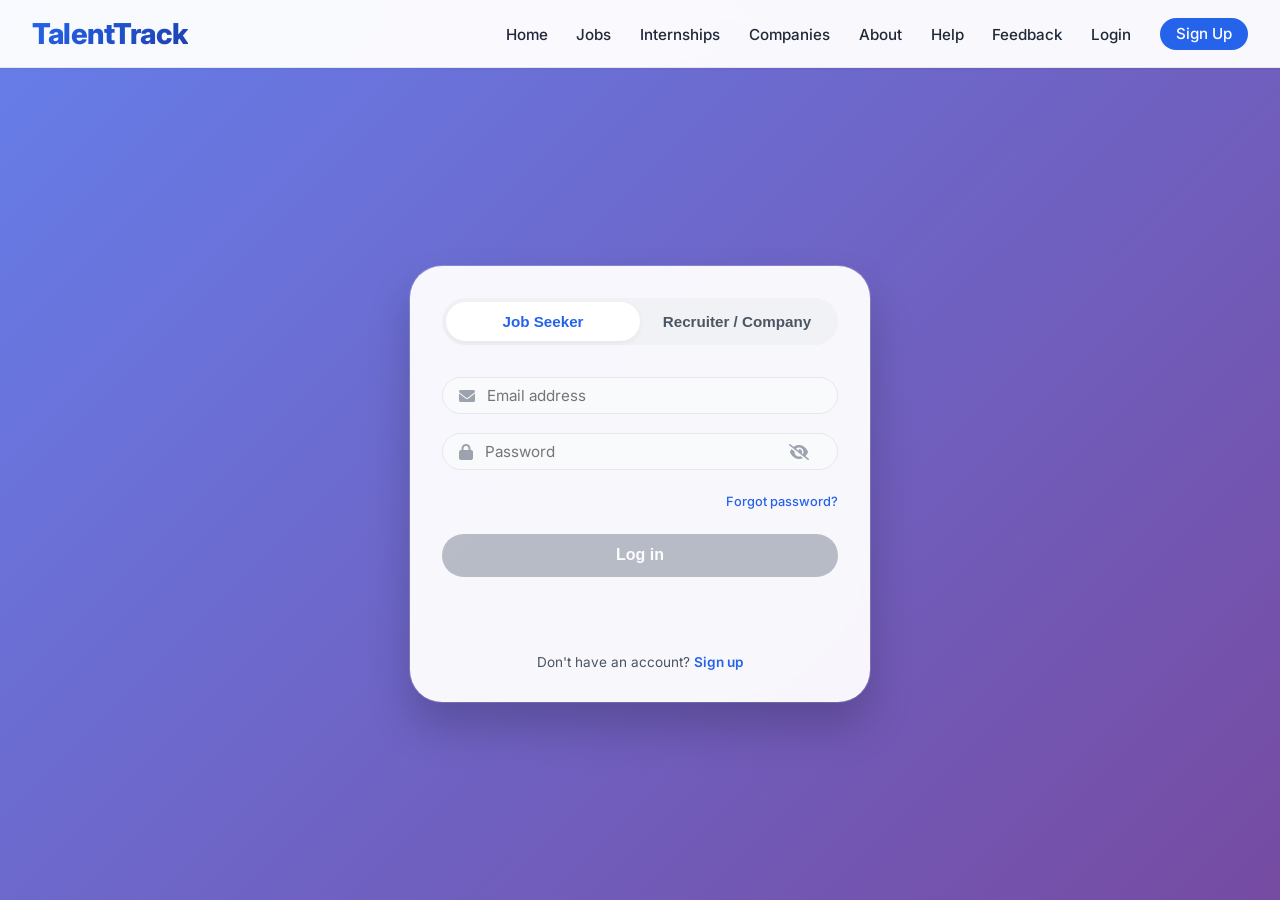
<file: login.html>
<!DOCTYPE html>
<html lang="en">
<head>
  <meta charset="UTF-8">
  <meta name="viewport" content="width=device-width, initial-scale=1.0, viewport-fit=cover">
  <title>TalentTrack – Login</title>
  <link href="https://fonts.googleapis.com/css2?family=Inter:opsz,wght@14..32,300;14..32,400;14..32,500;14..32,600;14..32,700&display=swap" rel="stylesheet">
  <link rel="stylesheet" href="https://cdnjs.cloudflare.com/ajax/libs/font-awesome/6.0.0-beta3/css/all.min.css">
  <link rel="stylesheet" href="login.css">
</head>
<body>
  <nav class="navbar">
    <div class="nav-container">
      <div class="logo">TalentTrack</div>
      <ul class="nav-links" id="navLinks">
        <li><a href="index.html">Home</a></li>
        <li><a href="jobs.html">Jobs</a></li>
        <li><a href="internships.html">Internships</a></li>
        <li><a href="companies.html">Companies</a></li>
        <li><a href="about.html">About</a></li>
        <li><a href="help.html">Help</a></li>
        <li><a href="feedback.html">Feedback</a></li>
        <li><a href="login.html" class="login-link">Login</a></li>
        <li><a href="signup.html" class="signup-link">Sign Up</a></li>
      </ul>
      <div class="hamburger" id="hamburger">
        <i class="fas fa-bars"></i>
      </div>
    </div>
  </nav>
  <main class="login-main">
    <div class="login-card">
      <div class="role-switch">
        <button type="button" class="role-btn active" data-role="jobseeker"> Job Seeker</button>
        <button type="button" class="role-btn" data-role="recruiter">Recruiter / Company</button>
      </div>
      <form id="loginForm" novalidate>
        <div class="input-group">
          <i class="fas fa-envelope"></i>
          <input type="email" id="email" placeholder="Email address" autocomplete="email">
        </div>
        <div class="input-group">
          <i class="fas fa-lock"></i>
          <input type="password" id="password" placeholder="Password" autocomplete="current-password">
          <i class="fas fa-eye-slash toggle-password" id="togglePassword"></i>
        </div>
        <div class="forgot-link">
          <a href="#" id="forgotPassword">Forgot password?</a>
        </div>
        <button type="submit" id="loginBtn" class="login-btn" disabled>
          <span class="btn-text">Log in</span>
          <span class="spinner hidden"><i class="fas fa-spinner fa-pulse"></i></span>
        </button>
        <div id="errorMessage" class="error-message"></div>
      </form>
      <p class="signup-prompt">Don't have an account? <a href="signup.html">Sign up</a></p>
    </div>
  </main>
  <div id="toast" class="toast hidden"></div>
  <script src="login.js"></script>
</body>
</html>
</file>
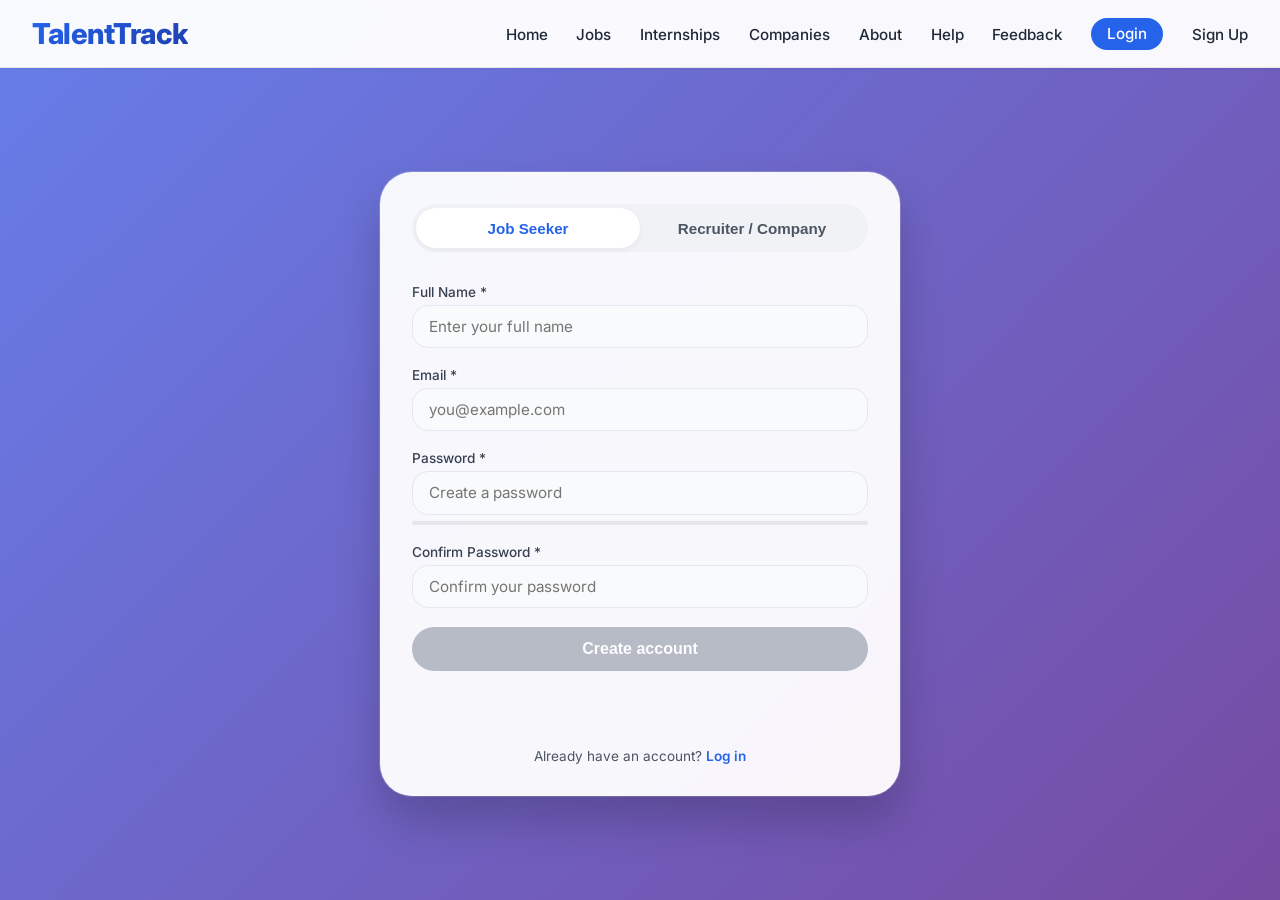
<file: signup.html>
<!DOCTYPE html>
<html lang="en">
<head>
  <meta charset="UTF-8">
  <meta name="viewport" content="width=device-width, initial-scale=1.0, viewport-fit=cover">
  <title>TalentTrack – Sign Up</title>
  <link href="https://fonts.googleapis.com/css2?family=Inter:opsz,wght@14..32,300;14..32,400;14..32,500;14..32,600;14..32,700&display=swap" rel="stylesheet">
  <link rel="stylesheet" href="https://cdnjs.cloudflare.com/ajax/libs/font-awesome/6.0.0-beta3/css/all.min.css">
  <link rel="stylesheet" href="signup.css">
</head>
<body>
  <nav class="navbar">
    <div class="nav-container">
      <div class="logo">TalentTrack</div>
      <ul class="nav-links" id="navLinks">
        <li><a href="index.html">Home</a></li>
        <li><a href="jobs.html">Jobs</a></li>
        <li><a href="internships.html">Internships</a></li>
        <li><a href="companies.html">Companies</a></li>
        <li><a href="about.html">About</a></li>
        <li><a href="help.html">Help</a></li>
        <li><a href="feedback.html">Feedback</a></li>
        <li><a href="login.html" class="login-link">Login</a></li>
        <li><a href="signup.html" class="signup-link">Sign Up</a></li>
      </ul>
      <div class="hamburger" id="hamburger">
        <i class="fas fa-bars"></i>
      </div>
    </div>
  </nav>
  <main class="signup-main">
    <div class="signup-card">
      <div class="role-switch">
        <button type="button" class="role-btn active" data-role="jobseeker"> Job Seeker</button>
        <button type="button" class="role-btn" data-role="recruiter"> Recruiter / Company</button>
      </div>
      <form id="signupForm" novalidate>
        <div id="dynamicFields"></div>
        <button type="submit" id="signupBtn" class="signup-btn" disabled>
          <span class="btn-text">Create account</span>
          <span class="spinner hidden"><i class="fas fa-spinner fa-pulse"></i></span>
        </button>
        <div id="formError" class="form-error"></div>
      </form>
      <p class="login-prompt">Already have an account? <a href="login.html">Log in</a></p>
    </div>
  </main>
  <div id="toast" class="toast hidden"></div>
  <script src="signup.js"></script>
</body>
</html>
</file>
<file: index.css>
/* RESET & GLOBAL */
* {
  margin: 0;
  padding: 0;
  box-sizing: border-box;
}

body {
  font-family: 'Inter', sans-serif;
  background-color: #f8fafc;
  color: #0f172a;
  line-height: 1.5;
  scroll-behavior: smooth;
}

a {
  text-decoration: none;
  color: inherit;
}

/* container utility */
.container {
  max-width: 1280px;
  margin: 0 auto;
  padding: 0 24px;
}

/* STICKY NAVBAR */
.navbar {
  position: sticky;
  top: 0;
  background: rgba(255, 255, 255, 0.96);
  backdrop-filter: blur(8px);
  box-shadow: 0 1px 3px rgba(0,0,0,0.05);
  z-index: 1000;
  border-bottom: 1px solid #e2e8f0;
}

.nav-container {
  max-width: 1280px;
  margin: 0 auto;
  display: flex;
  justify-content: space-between;
  align-items: center;
  padding: 1rem 2rem;
}

.logo {
  font-size: 1.8rem;
  font-weight: 800;
  background: linear-gradient(135deg, #2563eb, #1e40af);
  -webkit-background-clip: text;
  background-clip: text;
  color: transparent;
  letter-spacing: -0.5px;
}

.nav-links {
  display: flex;
  gap: 1.8rem;
  list-style: none;
  align-items: center;
}

.nav-links li a {
  font-weight: 500;
  font-size: 0.95rem;
  transition: all 0.2s ease;
  color: #1e293b;
}

.nav-links li a:hover {
  color: #2563eb;
  transform: translateY(-1px);
}

.login-link, .signup-link {
  padding: 0.4rem 1rem;
  border-radius: 40px;
}

.login-link:hover {
  background: #eff6ff;
}

.signup-link {
  background: #2563eb;
  color: white !important;
}

.signup-link:hover {
  background: #1d4ed8;
  transform: scale(0.98);
}

.hamburger {
  display: none;
  font-size: 1.6rem;
  cursor: pointer;
  color: #0f172a;
}

/* HERO SECTION */
.hero {
  background: linear-gradient(145deg, #ffffff 0%, #f1f5f9 100%);
  padding: 4rem 2rem 3rem;
  text-align: center;
  border-bottom: 1px solid #e2e8f0;
}

.hero-content h1 {
  font-size: 3rem;
  font-weight: 800;
  letter-spacing: -0.02em;
  margin-bottom: 1rem;
}

.hero-content h1 span {
  color: #2563eb;
}

.hero-content p {
  font-size: 1.2rem;
  color: #475569;
  max-width: 720px;
  margin: 0 auto 2rem;
}

.hero-buttons {
  display: flex;
  gap: 1.2rem;
  justify-content: center;
  flex-wrap: wrap;
}

.btn-primary, .btn-secondary {
  border: none;
  padding: 0.85rem 2rem;
  font-weight: 600;
  border-radius: 60px;
  font-size: 1rem;
  cursor: pointer;
  transition: all 0.25s;
  display: inline-flex;
  align-items: center;
  gap: 8px;
}

.btn-primary {
  background: #2563eb;
  color: white;
  box-shadow: 0 4px 10px rgba(37,99,235,0.2);
}

.btn-primary:hover {
  background: #1e40af;
  transform: translateY(-2px);
}

.btn-secondary {
  background: white;
  color: #2563eb;
  border: 1px solid #cbd5e1;
}

.btn-secondary:hover {
  background: #f8fafc;
  border-color: #2563eb;
  transform: translateY(-2px);
}

.hero-stats-card {
  display: flex;
  justify-content: center;
  gap: 2.5rem;
  margin-top: 2.5rem;
  flex-wrap: wrap;
}

.stat-item {
  background: white;
  padding: 0.8rem 1.8rem;
  border-radius: 60px;
  box-shadow: 0 1px 3px rgba(0,0,0,0.05);
  font-weight: 500;
  display: flex;
  align-items: center;
  gap: 10px;
}

.stat-item i {
  color: #2563eb;
  font-size: 1.2rem;
}

/* SEARCH SECTION */
.search-section {
  background: white;
  padding: 2rem 1.5rem;
  border-bottom: 1px solid #eef2ff;
}

.search-container {
  max-width: 1000px;
  margin: 0 auto;
}

.search-bar {
  display: flex;
  align-items: center;
  background: #f1f5f9;
  border-radius: 80px;
  padding: 0.5rem 1rem;
  border: 1px solid #e2e8f0;
  transition: all 0.2s;
}

.search-bar:focus-within {
  border-color: #2563eb;
  box-shadow: 0 0 0 3px rgba(37,99,235,0.2);
  background: white;
}

.search-icon {
  color: #94a3b8;
  margin-right: 12px;
  font-size: 1.2rem;
}

.search-bar input {
  flex: 1;
  border: none;
  background: transparent;
  font-size: 1rem;
  outline: none;
  padding: 0.8rem 0;
}

.filter-chips {
  display: flex;
  flex-wrap: wrap;
  gap: 12px;
  margin-top: 1.5rem;
  justify-content: center;
}

.filter-chips span {
  background: #f1f5f9;
  padding: 0.5rem 1.2rem;
  border-radius: 40px;
  font-size: 0.85rem;
  font-weight: 500;
  cursor: pointer;
  transition: all 0.2s;
  border: 1px solid transparent;
}

.filter-chips span:hover {
  background: #e2e8f0;
  transform: translateY(-1px);
}

.filter-chips span.active {
  background: #2563eb;
  color: white;
  border-color: #2563eb;
  box-shadow: 0 2px 6px rgba(37,99,235,0.2);
}

/* JOBS & INTERNSHIPS GRID */
.featured-jobs, .internship-section {
  padding: 3rem 2rem;
  max-width: 1280px;
  margin: 0 auto;
}

.section-header {
  text-align: center;
  margin-bottom: 2rem;
}

.section-header h2 {
  font-size: 2rem;
  font-weight: 700;
}

.section-header p {
  color: #475569;
}

.jobs-grid, .internships-grid {
  display: grid;
  grid-template-columns: repeat(auto-fill, minmax(320px, 1fr));
  gap: 1.8rem;
}

.job-card, .intern-card {
  background: white;
  border-radius: 24px;
  padding: 1.5rem;
  transition: all 0.25s ease;
  border: 1px solid #eef2f6;
  box-shadow: 0 4px 6px -1px rgba(0,0,0,0.02);
}

.job-card:hover, .intern-card:hover {
  transform: translateY(-5px);
  box-shadow: 0 20px 25px -12px rgba(0,0,0,0.08);
  border-color: #cbdff2;
}

.job-header, .intern-header {
  display: flex;
  justify-content: space-between;
  align-items: flex-start;
  margin-bottom: 12px;
}

.job-title, .intern-title {
  font-size: 1.25rem;
  font-weight: 700;
}

.save-icon {
  font-size: 1.3rem;
  cursor: pointer;
  color: #94a3b8;
  transition: 0.1s;
}

.save-icon:hover {
  color: #ef4444;
}

.company {
  font-weight: 500;
  color: #2563eb;
  margin: 6px 0;
}

.location, .salary {
  font-size: 0.85rem;
  color: #475569;
  margin: 6px 0;
  display: flex;
  align-items: center;
  gap: 6px;
}

.badge {
  background: #eef2ff;
  padding: 0.2rem 0.7rem;
  border-radius: 30px;
  font-size: 0.7rem;
  font-weight: 600;
  color: #1e40af;
  display: inline-block;
  margin: 8px 0;
}

.apply-btn {
  background: none;
  border: 1px solid #cbd5e1;
  padding: 0.5rem 1rem;
  border-radius: 40px;
  font-weight: 600;
  cursor: pointer;
  transition: 0.2s;
  width: 100%;
  margin-top: 12px;
  color: #1e293b;
}

.apply-btn:hover {
  background: #2563eb;
  color: white;
  border-color: #2563eb;
}

.loading-spinner {
  text-align: center;
  padding: 2rem;
  color: #2563eb;
}

/* FEATURES SECTION */
.features {
  background: white;
  padding: 3rem 2rem;
  border-top: 1px solid #eef2ff;
  border-bottom: 1px solid #eef2ff;
}

.features-grid {
  max-width: 1200px;
  margin: 0 auto;
  display: flex;
  flex-wrap: wrap;
  justify-content: center;
  gap: 2rem;
}

.feature-card {
  flex: 1 1 200px;
  text-align: center;
  padding: 1.5rem;
  border-radius: 32px;
  transition: 0.2s;
}

.feature-card i {
  font-size: 2.4rem;
  color: #2563eb;
  margin-bottom: 1rem;
}

.feature-card h3 {
  margin-bottom: 0.5rem;
}

.feature-card:hover {
  background: #f8fafc;
  transform: scale(1.02);
}

/* FOOTER */
.footer {
  background: #0f172a;
  color: #cbd5e1;
  padding: 3rem 2rem 1rem;
}

.footer-container {
  max-width: 1280px;
  margin: 0 auto;
  display: flex;
  flex-wrap: wrap;
  justify-content: space-between;
  gap: 2rem;
}

.footer-col h4 {
  color: white;
  margin-bottom: 1rem;
  font-weight: 600;
}

.footer-col a {
  display: block;
  margin-bottom: 0.6rem;
  color: #94a3b8;
  transition: 0.2s;
}

.footer-col a:hover {
  color: #3b82f6;
}

.social-links {
  display: flex;
  gap: 1rem;
  margin-top: 1rem;
}

.social-links a {
  background: #1e293b;
  width: 36px;
  height: 36px;
  border-radius: 50%;
  display: inline-flex;
  align-items: center;
  justify-content: center;
  color: white;
}

.rating-stars i {
  font-size: 1.5rem;
  margin-right: 6px;
  cursor: pointer;
  color: #cbd5e1;
  transition: 0.1s;
}

.rating-stars i.active-star, .rating-stars i:hover {
  color: #fbbf24;
}

.rating-message {
  margin-top: 8px;
  font-size: 0.8rem;
}

.footer-bottom {
  text-align: center;
  margin-top: 2rem;
  padding-top: 1rem;
  border-top: 1px solid #1e293b;
  font-size: 0.8rem;
}

/* CHATBOT */
.chatbot-container {
  position: fixed;
  bottom: 24px;
  right: 24px;
  z-index: 1100;
}

.chatbot-icon {
  background: #2563eb;
  width: 56px;
  height: 56px;
  border-radius: 50%;
  display: flex;
  align-items: center;
  justify-content: center;
  cursor: pointer;
  box-shadow: 0 10px 25px -5px rgba(0,0,0,0.2);
  color: white;
  font-size: 26px;
  transition: 0.2s;
}

.chatbot-icon:hover {
  transform: scale(1.05);
  background: #1e40af;
}

.chat-window {
  position: absolute;
  bottom: 70px;
  right: 0;
  width: 340px;
  background: white;
  border-radius: 24px;
  box-shadow: 0 20px 35px -8px rgba(0,0,0,0.2);
  display: flex;
  flex-direction: column;
  overflow: hidden;
  transition: 0.2s ease;
  border: 1px solid #e2e8f0;
  opacity: 0;
  visibility: hidden;
  transform: translateY(20px);
}

.chat-window.open {
  opacity: 1;
  visibility: visible;
  transform: translateY(0);
}

.chat-header {
  background: #0f172a;
  color: white;
  padding: 1rem;
  display: flex;
  justify-content: space-between;
}

.chat-messages {
  height: 280px;
  overflow-y: auto;
  padding: 1rem;
  background: #f9fafb;
  display: flex;
  flex-direction: column;
  gap: 10px;
}

.bot-msg, .user-msg {
  max-width: 85%;
  padding: 0.6rem 1rem;
  border-radius: 20px;
  font-size: 0.85rem;
}

.bot-msg {
  background: #eef2ff;
  color: #0f172a;
  align-self: flex-start;
  border-bottom-left-radius: 4px;
}

.user-msg {
  background: #2563eb;
  color: white;
  align-self: flex-end;
  border-bottom-right-radius: 4px;
}

.chat-input-area {
  display: flex;
  border-top: 1px solid #e2e8f0;
  padding: 0.6rem;
}

.chat-input-area input {
  flex: 1;
  border: none;
  padding: 0.6rem;
  outline: none;
  border-radius: 40px;
}

.chat-input-area button {
  background: #2563eb;
  border: none;
  width: 40px;
  border-radius: 40px;
  color: white;
  cursor: pointer;
}

/* MOBILE RESPONSIVE */
@media (max-width: 820px) {
  .nav-links {
    position: fixed;
    top: 70px;
    left: -100%;
    background: white;
    width: 100%;
    flex-direction: column;
    align-items: center;
    gap: 1.4rem;
    padding: 2rem;
    transition: 0.3s;
    box-shadow: 0 10px 25px -5px rgba(0,0,0,0.1);
    border-bottom: 1px solid #e2e8f0;
  }

  .nav-links.active {
    left: 0;
  }

  .hamburger {
    display: block;
  }

  .hero-content h1 {
    font-size: 2rem;
  }

  .jobs-grid, .internships-grid {
    grid-template-columns: 1fr;
  }

  .filter-chips {
    gap: 8px;
  }
}
#loader {
  position: fixed;
  width: 100%;
  height: 100vh;
  background: white;
  display: flex;
  justify-content: center;
  align-items: center;
  z-index: 9999;
}

.spinner {
  width: 50px;
  height: 50px;
  border: 5px solid #ddd;
  border-top: 5px solid #0073e6;
  border-radius: 50%;
  animation: spin 1s linear infinite;
}

@keyframes spin {
  100% {
    transform: rotate(360deg);
  }
}
@media (max-width: 768px) {

  .navbar {
    flex-direction: column;
    align-items: flex-start;
  }

  .features {
    display: flex;
    flex-direction: column;
  }

  .feature-card {
    width: 100%;
    margin-bottom: 15px;
  }

}
.dark {
  background-color: #121212;
  color: #ffffff;
}

.dark .navbar {
  background: #1f1f1f;
}

.dark .feature-card {
  background: #2a2a2a;
}
</file>
<file: about.css>
/* RESET & BASE */
* {
  margin: 0;
  padding: 0;
  box-sizing: border-box;
}

body {
  font-family: 'Inter', sans-serif;
  background-color: #f9fafb;
  color: #111827;
  line-height: 1.5;
  overflow-x: hidden;
}

/* ========== NAVBAR (consistent with Jobs/Companies) ========== */
.navbar {
  position: sticky;
  top: 0;
  background: rgba(255, 255, 255, 0.96);
  backdrop-filter: blur(8px);
  box-shadow: 0 1px 3px rgba(0, 0, 0, 0.05);
  z-index: 1000;
  border-bottom: 1px solid #e5e7eb;
}

.nav-container {
  max-width: 1280px;
  margin: 0 auto;
  display: flex;
  justify-content: space-between;
  align-items: center;
  padding: 1rem 2rem;
}

.logo {
  font-size: 1.8rem;
  font-weight: 800;
  background: linear-gradient(135deg, #2563eb, #1e40af);
  -webkit-background-clip: text;
  background-clip: text;
  color: transparent;
  letter-spacing: -0.5px;
}

.nav-links {
  display: flex;
  gap: 1.8rem;
  list-style: none;
  align-items: center;
}

.nav-links li a {
  font-weight: 500;
  font-size: 0.95rem;
  transition: all 0.2s ease;
  color: #1f2937;
  text-decoration: none;
}

.nav-links li a:hover,
.nav-links li a.active {
  color: #2563eb;
}

.login-link, .signup-link {
  padding: 0.4rem 1rem;
  border-radius: 40px;
}

.signup-link {
  background: #2563eb;
  color: white !important;
}

.signup-link:hover {
  background: #1d4ed8;
}

.hamburger {
  display: none;
  font-size: 1.6rem;
  cursor: pointer;
  color: #111827;
}

/* ========== HERO SECTION ========== */
.hero {
  background: linear-gradient(135deg, #eff6ff 0%, #ffffff 100%);
  padding: 4rem 2rem;
  text-align: center;
}

.hero-content h1 {
  font-size: 2.8rem;
  font-weight: 800;
  color: #0f172a;
  margin-bottom: 1rem;
}

.hero-content h1 span {
  background: linear-gradient(135deg, #2563eb, #1e40af);
  -webkit-background-clip: text;
  background-clip: text;
  color: transparent;
}

.hero-content p {
  font-size: 1.2rem;
  color: #4b5563;
  max-width: 700px;
  margin: 0 auto;
}

/* ========== CONTAINER UTILITY ========== */
.container {
  max-width: 1200px;
  margin: 0 auto;
  padding: 0 1.5rem;
}

/* ========== INTRODUCTION ========== */
.intro {
  padding: 4rem 0;
  background: white;
  text-align: center;
}

.intro h2 {
  font-size: 2rem;
  font-weight: 700;
  margin-bottom: 1rem;
  position: relative;
  display: inline-block;
}

.intro p {
  max-width: 800px;
  margin: 0 auto;
  color: #4b5563;
  font-size: 1.05rem;
  line-height: 1.6;
}

/* ========== MISSION & VISION ========== */
.mission-vision {
  padding: 4rem 0;
  background: #f9fafb;
}

.mv-grid {
  display: grid;
  grid-template-columns: repeat(auto-fit, minmax(280px, 1fr));
  gap: 2rem;
}

.mv-card {
  background: white;
  padding: 2rem;
  border-radius: 24px;
  text-align: center;
  box-shadow: 0 1px 3px rgba(0,0,0,0.03);
  border: 1px solid #eef2f6;
  transition: all 0.25s ease;
}

.mv-card:hover {
  transform: translateY(-5px);
  box-shadow: 0 20px 25px -12px rgba(0,0,0,0.08);
  border-color: #cbdff2;
}

.mv-card i {
  font-size: 2.5rem;
  color: #2563eb;
  margin-bottom: 1rem;
}

.mv-card h3 {
  font-size: 1.5rem;
  margin-bottom: 0.75rem;
  font-weight: 600;
}

.mv-card p {
  color: #4b5563;
  line-height: 1.5;
}

/* ========== FEATURES SECTION ========== */
.features-about {
  padding: 4rem 0;
  background: white;
}

.section-title {
  text-align: center;
  font-size: 2rem;
  font-weight: 700;
  margin-bottom: 2.5rem;
  position: relative;
}

.features-grid {
  display: grid;
  grid-template-columns: repeat(auto-fit, minmax(240px, 1fr));
  gap: 2rem;
}

.feature-card {
  background: #f9fafb;
  padding: 1.8rem;
  border-radius: 20px;
  text-align: center;
  transition: all 0.25s ease;
  border: 1px solid #eef2f6;
}

.feature-card:hover {
  transform: translateY(-4px);
  box-shadow: 0 10px 15px -3px rgba(0,0,0,0.05);
  background: white;
  border-color: #cbdff2;
}

.feature-card i {
  font-size: 2rem;
  color: #2563eb;
  margin-bottom: 1rem;
}

.feature-card h3 {
  font-size: 1.2rem;
  font-weight: 600;
  margin-bottom: 0.5rem;
}

.feature-card p {
  font-size: 0.9rem;
  color: #6b7280;
}

/* ========== TEAM SECTION ========== */
.team {
  padding: 4rem 0;
  background: #f9fafb;
}

.team-grid {
  display: grid;
  grid-template-columns: repeat(auto-fit, minmax(220px, 1fr));
  gap: 2rem;
}

.team-card {
  background: white;
  padding: 1.8rem;
  border-radius: 20px;
  text-align: center;
  transition: all 0.25s ease;
  border: 1px solid #eef2f6;
}

.team-card:hover {
  transform: translateY(-4px);
  box-shadow: 0 10px 15px -3px rgba(0,0,0,0.05);
  border-color: #cbdff2;
}

.team-card i {
  font-size: 3rem;
  color: #2563eb;
  margin-bottom: 0.8rem;
}

.team-card h3 {
  font-size: 1.2rem;
  font-weight: 700;
  margin-bottom: 0.3rem;
}

.team-card p {
  font-size: 0.9rem;
  color: #6b7280;
}

/* ========== CALL TO ACTION ========== */
.cta {
  padding: 4rem 2rem;
  background: linear-gradient(135deg, #2563eb, #1e40af);
  text-align: center;
  color: white;
}

.cta h2 {
  font-size: 2rem;
  margin-bottom: 1rem;
}

.cta p {
  font-size: 1.1rem;
  margin-bottom: 1.5rem;
  opacity: 0.95;
}

.cta-button {
  display: inline-flex;
  align-items: center;
  gap: 8px;
  background: white;
  color: #2563eb;
  padding: 0.8rem 1.8rem;
  border-radius: 60px;
  font-weight: 600;
  text-decoration: none;
  transition: all 0.2s;
  font-size: 1rem;
}

.cta-button:hover {
  transform: translateY(-2px);
  box-shadow: 0 10px 20px rgba(0,0,0,0.2);
  background: #f8fafc;
}

/* ========== FOOTER ========== */
.footer {
  background: #f9fafb;
  border-top: 1px solid #e5e7eb;
  padding: 1.5rem;
  text-align: center;
  color: #6b7280;
  font-size: 0.85rem;
}

/* ========== RESPONSIVE ========== */
@media (max-width: 820px) {
  .nav-links {
    position: fixed;
    top: 70px;
    left: -100%;
    background: white;
    width: 100%;
    flex-direction: column;
    align-items: center;
    gap: 1.4rem;
    padding: 2rem;
    transition: 0.3s;
    box-shadow: 0 10px 15px -3px rgba(0,0,0,0.1);
  }
  .nav-links.active {
    left: 0;
  }
  .hamburger {
    display: block;
  }
  .hero-content h1 {
    font-size: 2rem;
  }
  .intro h2, .section-title {
    font-size: 1.8rem;
  }
  .mv-grid, .features-grid, .team-grid {
    grid-template-columns: 1fr;
  }
  .cta h2 {
    font-size: 1.6rem;
  }
}
</file>
<file: companies.css>
/* RESET & BASE */
* {
  margin: 0;
  padding: 0;
  box-sizing: border-box;
}

body {
  font-family: 'Inter', sans-serif;
  background-color: #f9fafb;
  color: #111827;
  line-height: 1.5;
}

/* ========== NAVBAR (consistent with Jobs/Internships) ========== */
.navbar {
  position: sticky;
  top: 0;
  background: rgba(255, 255, 255, 0.96);
  backdrop-filter: blur(8px);
  box-shadow: 0 1px 3px rgba(0, 0, 0, 0.05);
  z-index: 1000;
  border-bottom: 1px solid #e5e7eb;
}

.nav-container {
  max-width: 1280px;
  margin: 0 auto;
  display: flex;
  justify-content: space-between;
  align-items: center;
  padding: 1rem 2rem;
}

.logo {
  font-size: 1.8rem;
  font-weight: 800;
  background: linear-gradient(135deg, #2563eb, #1e40af);
  -webkit-background-clip: text;
  background-clip: text;
  color: transparent;
  letter-spacing: -0.5px;
}

.nav-links {
  display: flex;
  gap: 1.8rem;
  list-style: none;
  align-items: center;
}

.nav-links li a {
  font-weight: 500;
  font-size: 0.95rem;
  transition: all 0.2s ease;
  color: #1f2937;
  text-decoration: none;
}

.nav-links li a:hover,
.nav-links li a.active {
  color: #2563eb;
}

.login-link, .signup-link {
  padding: 0.4rem 1rem;
  border-radius: 40px;
}

.signup-link {
  background: #2563eb;
  color: white !important;
}

.signup-link:hover {
  background: #1d4ed8;
}

.hamburger {
  display: none;
  font-size: 1.6rem;
  cursor: pointer;
  color: #111827;
}

/* ========== PAGE HEADER ========== */
.page-header {
  text-align: center;
  padding: 3rem 1.5rem 1.5rem;
  background: linear-gradient(to bottom, #ffffff, #f9fafb);
}

.page-header h1 {
  font-size: 2.5rem;
  font-weight: 700;
  color: #0f172a;
}

.page-header p {
  font-size: 1.1rem;
  color: #4b5563;
  margin-top: 0.5rem;
}

/* ========== SEARCH SECTION ========== */
.search-section {
  background: white;
  padding: 1.5rem 1rem;
  border-bottom: 1px solid #e5e7eb;
}

.search-container {
  max-width: 600px;
  margin: 0 auto;
}

.search-input-group {
  display: flex;
  align-items: center;
  background: #f3f4f6;
  border-radius: 60px;
  padding: 0.7rem 1.2rem;
  border: 1px solid #e5e7eb;
  transition: all 0.2s;
}

.search-input-group:focus-within {
  border-color: #2563eb;
  box-shadow: 0 0 0 3px rgba(37,99,235,0.15);
  background: white;
}

.search-input-group i {
  color: #6b7280;
  margin-right: 12px;
  font-size: 1rem;
}

.search-input-group input {
  flex: 1;
  border: none;
  background: transparent;
  font-size: 1rem;
  outline: none;
  font-family: inherit;
}

/* ========== COMPANIES GRID ========== */
.companies-section {
  max-width: 1280px;
  margin: 2rem auto;
  padding: 0 1.5rem;
}

.companies-grid {
  display: grid;
  grid-template-columns: repeat(auto-fill, minmax(300px, 1fr));
  gap: 1.8rem;
}

.company-card {
  background: white;
  border-radius: 20px;
  padding: 1.5rem;
  transition: all 0.25s ease;
  border: 1px solid #eef2f6;
  box-shadow: 0 1px 3px rgba(0,0,0,0.03);
  display: flex;
  flex-direction: column;
  align-items: center;
  text-align: center;
}

.company-card:hover {
  transform: translateY(-6px);
  box-shadow: 0 20px 25px -12px rgba(0,0,0,0.1);
  border-color: #cbdff2;
}

.company-logo {
  width: 80px;
  height: 80px;
  background: linear-gradient(135deg, #e0e7ff, #dbeafe);
  border-radius: 50%;
  display: flex;
  align-items: center;
  justify-content: center;
  margin-bottom: 1rem;
  font-size: 2.5rem;
  color: #2563eb;
  font-weight: 600;
}

.company-name {
  font-size: 1.3rem;
  font-weight: 700;
  color: #0f172a;
  margin-bottom: 0.5rem;
}

.company-location {
  display: flex;
  align-items: center;
  gap: 6px;
  color: #4b5563;
  font-size: 0.9rem;
  margin-bottom: 0.75rem;
}

.company-location i {
  font-size: 0.8rem;
  color: #6b7280;
}

.company-description {
  font-size: 0.85rem;
  color: #6b7280;
  margin: 0.75rem 0 1rem;
  line-height: 1.4;
  max-height: 3rem;
  overflow: hidden;
  display: -webkit-box;
  -webkit-line-clamp: 2;
  -webkit-box-orient: vertical;
}

.view-jobs-btn {
  background: white;
  border: 1px solid #2563eb;
  padding: 0.6rem 1.2rem;
  border-radius: 40px;
  font-weight: 600;
  color: #2563eb;
  cursor: pointer;
  transition: all 0.2s;
  width: 100%;
  margin-top: auto;
  font-family: inherit;
}

.view-jobs-btn:hover {
  background: #2563eb;
  color: white;
  transform: scale(1.02);
}

.loading-state {
  text-align: center;
  padding: 3rem;
  color: #6b7280;
  grid-column: 1 / -1;
}

.no-results {
  text-align: center;
  padding: 3rem;
  color: #6b7280;
  font-size: 1rem;
  grid-column: 1 / -1;
}

/* ========== FOOTER ========== */
.footer {
  background: #f9fafb;
  border-top: 1px solid #e5e7eb;
  padding: 1.5rem;
  text-align: center;
  margin-top: 2rem;
  color: #6b7280;
  font-size: 0.85rem;
}

/* ========== RESPONSIVE ========== */
@media (max-width: 820px) {
  .nav-links {
    position: fixed;
    top: 70px;
    left: -100%;
    background: white;
    width: 100%;
    flex-direction: column;
    align-items: center;
    gap: 1.4rem;
    padding: 2rem;
    transition: 0.3s;
    box-shadow: 0 10px 15px -3px rgba(0,0,0,0.1);
  }
  .nav-links.active {
    left: 0;
  }
  .hamburger {
    display: block;
  }
  .page-header h1 {
    font-size: 2rem;
  }
  .companies-grid {
    grid-template-columns: 1fr;
    max-width: 400px;
    margin-left: auto;
    margin-right: auto;
  }
}
</file>
<file: feedback.css>
/* RESET & BASE */
* {
  margin: 0;
  padding: 0;
  box-sizing: border-box;
}

body {
  font-family: 'Inter', sans-serif;
  background-color: #f9fafb;
  color: #111827;
  line-height: 1.5;
}

/* ========== NAVBAR (consistent with other pages) ========== */
.navbar {
  position: sticky;
  top: 0;
  background: rgba(255, 255, 255, 0.96);
  backdrop-filter: blur(8px);
  box-shadow: 0 1px 3px rgba(0, 0, 0, 0.05);
  z-index: 1000;
  border-bottom: 1px solid #e5e7eb;
}

.nav-container {
  max-width: 1280px;
  margin: 0 auto;
  display: flex;
  justify-content: space-between;
  align-items: center;
  padding: 1rem 2rem;
}

.logo {
  font-size: 1.8rem;
  font-weight: 800;
  background: linear-gradient(135deg, #2563eb, #1e40af);
  -webkit-background-clip: text;
  background-clip: text;
  color: transparent;
  letter-spacing: -0.5px;
}

.nav-links {
  display: flex;
  gap: 1.8rem;
  list-style: none;
  align-items: center;
}

.nav-links li a {
  font-weight: 500;
  font-size: 0.95rem;
  transition: all 0.2s ease;
  color: #1f2937;
  text-decoration: none;
}

.nav-links li a:hover,
.nav-links li a.active {
  color: #2563eb;
}

.login-link, .signup-link {
  padding: 0.4rem 1rem;
  border-radius: 40px;
}

.signup-link {
  background: #2563eb;
  color: white !important;
}

.signup-link:hover {
  background: #1d4ed8;
}

.hamburger {
  display: none;
  font-size: 1.6rem;
  cursor: pointer;
  color: #111827;
}

/* ========== HERO ========== */
.hero {
  background: linear-gradient(135deg, #eff6ff 0%, #ffffff 100%);
  padding: 3rem 2rem;
  text-align: center;
}

.hero-content h1 {
  font-size: 2.5rem;
  font-weight: 800;
  color: #0f172a;
  margin-bottom: 0.75rem;
}

.hero-content p {
  font-size: 1.1rem;
  color: #4b5563;
}

/* ========== CONTAINER ========== */
.container {
  max-width: 1200px;
  margin: 0 auto;
  padding: 0 1.5rem;
}

/* ========== FEEDBACK SECTION with illustration and form ========== */
.feedback-section {
  padding: 4rem 0;
  background: white;
}

.feedback-grid {
  display: grid;
  grid-template-columns: 1fr 1.2fr;
  gap: 3rem;
  align-items: center;
}

/* Left Illustration */
.feedback-illustration {
  text-align: center;
  padding: 2rem;
  background: #f9fafb;
  border-radius: 28px;
  border: 1px solid #eef2f6;
}

.feedback-illustration i {
  font-size: 3.5rem;
  color: #2563eb;
  margin-bottom: 1rem;
}

.feedback-illustration h3 {
  font-size: 1.5rem;
  margin-bottom: 0.5rem;
}

.feedback-illustration p {
  color: #4b5563;
}

/* Form Styles */
.feedback-form-wrapper {
  background: white;
  border-radius: 28px;
  padding: 1rem;
}

.feedback-form h2 {
  font-size: 1.5rem;
  margin-bottom: 1.5rem;
  font-weight: 600;
  color: #0f172a;
}

.form-group {
  margin-bottom: 1.2rem;
}

.form-group input,
.form-group select,
.form-group textarea {
  width: 100%;
  padding: 0.85rem 1rem;
  border: 1px solid #e2e8f0;
  border-radius: 16px;
  font-family: inherit;
  font-size: 0.95rem;
  transition: all 0.2s;
  background: #f9fafb;
}

.form-group input:focus,
.form-group select:focus,
.form-group textarea:focus {
  outline: none;
  border-color: #2563eb;
  background: white;
  box-shadow: 0 0 0 3px rgba(37,99,235,0.1);
}

.submit-btn {
  width: 100%;
  background: #2563eb;
  color: white;
  border: none;
  padding: 0.85rem;
  border-radius: 40px;
  font-weight: 600;
  font-size: 1rem;
  cursor: pointer;
  transition: all 0.2s;
  display: flex;
  align-items: center;
  justify-content: center;
  gap: 8px;
}

.submit-btn:hover {
  background: #1d4ed8;
  transform: translateY(-2px);
  box-shadow: 0 6px 14px rgba(37,99,235,0.25);
}

.form-status {
  text-align: center;
  margin-top: 1.2rem;
  font-size: 0.9rem;
  font-weight: 500;
  min-height: 3rem;
}

/* ========== WHY YOUR FEEDBACK MATTERS ========== */
.why-matters {
  padding: 4rem 0;
  background: #f9fafb;
}

.section-title {
  text-align: center;
  font-size: 2rem;
  font-weight: 700;
  margin-bottom: 2rem;
}

.matters-grid {
  display: grid;
  grid-template-columns: repeat(auto-fit, minmax(280px, 1fr));
  gap: 2rem;
}

.matter-card {
  background: white;
  padding: 1.8rem;
  border-radius: 24px;
  text-align: center;
  transition: all 0.25s ease;
  border: 1px solid #eef2f6;
  box-shadow: 0 1px 2px rgba(0,0,0,0.02);
}

.matter-card:hover {
  transform: translateY(-5px);
  box-shadow: 0 20px 25px -12px rgba(0,0,0,0.08);
  border-color: #cbdff2;
}

.matter-card i {
  font-size: 2rem;
  color: #2563eb;
  margin-bottom: 1rem;
}

.matter-card h3 {
  font-size: 1.2rem;
  font-weight: 600;
  margin-bottom: 0.5rem;
}

.matter-card p {
  font-size: 0.9rem;
  color: #6b7280;
}

/* ========== FOOTER ========== */
.footer {
  background: white;
  border-top: 1px solid #e5e7eb;
  padding: 1.5rem;
  text-align: center;
  color: #6b7280;
  font-size: 0.85rem;
}

/* ========== RESPONSIVE ========== */
@media (max-width: 820px) {
  .nav-links {
    position: fixed;
    top: 70px;
    left: -100%;
    background: white;
    width: 100%;
    flex-direction: column;
    align-items: center;
    gap: 1.4rem;
    padding: 2rem;
    transition: 0.3s;
    box-shadow: 0 10px 15px -3px rgba(0,0,0,0.1);
  }
  .nav-links.active {
    left: 0;
  }
  .hamburger {
    display: block;
  }
  .hero-content h1 {
    font-size: 2rem;
  }
  .feedback-grid {
    grid-template-columns: 1fr;
    gap: 2rem;
  }
  .feedback-illustration {
    order: 2;
  }
  .feedback-form-wrapper {
    order: 1;
  }
  .section-title {
    font-size: 1.6rem;
  }
  .matters-grid {
    grid-template-columns: 1fr;
  }
}
</file>
<file: help.css>
/* RESET & BASE */
* {
  margin: 0;
  padding: 0;
  box-sizing: border-box;
}

body {
  font-family: 'Inter', sans-serif;
  background-color: #f9fafb;
  color: #111827;
  line-height: 1.5;
}

/* ========== NAVBAR (consistent with Jobs/About) ========== */
.navbar {
  position: sticky;
  top: 0;
  background: rgba(255, 255, 255, 0.96);
  backdrop-filter: blur(8px);
  box-shadow: 0 1px 3px rgba(0, 0, 0, 0.05);
  z-index: 1000;
  border-bottom: 1px solid #e5e7eb;
}

.nav-container {
  max-width: 1280px;
  margin: 0 auto;
  display: flex;
  justify-content: space-between;
  align-items: center;
  padding: 1rem 2rem;
}

.logo {
  font-size: 1.8rem;
  font-weight: 800;
  background: linear-gradient(135deg, #2563eb, #1e40af);
  -webkit-background-clip: text;
  background-clip: text;
  color: transparent;
  letter-spacing: -0.5px;
}

.nav-links {
  display: flex;
  gap: 1.8rem;
  list-style: none;
  align-items: center;
}

.nav-links li a {
  font-weight: 500;
  font-size: 0.95rem;
  transition: all 0.2s ease;
  color: #1f2937;
  text-decoration: none;
}

.nav-links li a:hover,
.nav-links li a.active {
  color: #2563eb;
}

.login-link, .signup-link {
  padding: 0.4rem 1rem;
  border-radius: 40px;
}

.signup-link {
  background: #2563eb;
  color: white !important;
}

.signup-link:hover {
  background: #1d4ed8;
}

.hamburger {
  display: none;
  font-size: 1.6rem;
  cursor: pointer;
  color: #111827;
}

/* ========== HERO ========== */
.hero {
  background: linear-gradient(135deg, #eff6ff 0%, #ffffff 100%);
  padding: 4rem 2rem;
  text-align: center;
}

.hero-content h1 {
  font-size: 2.5rem;
  font-weight: 800;
  color: #0f172a;
  margin-bottom: 0.75rem;
}

.hero-content p {
  font-size: 1.1rem;
  color: #4b5563;
}

/* ========== CONTAINER ========== */
.container {
  max-width: 1100px;
  margin: 0 auto;
  padding: 0 1.5rem;
}

.section-title {
  text-align: center;
  font-size: 2rem;
  font-weight: 700;
  margin-bottom: 2rem;
}

/* ========== FAQ ACCORDION ========== */
.faq-section {
  padding: 4rem 0;
  background: white;
}

.faq-item {
  background: #f9fafb;
  border: 1px solid #e5e7eb;
  border-radius: 16px;
  margin-bottom: 1rem;
  overflow: hidden;
  transition: all 0.2s;
}

.faq-question {
  display: flex;
  justify-content: space-between;
  align-items: center;
  padding: 1.2rem 1.5rem;
  cursor: pointer;
  font-weight: 600;
  color: #1f2937;
  transition: background 0.2s;
}

.faq-question:hover {
  background: #f3f4f6;
}

.faq-question i {
  transition: transform 0.3s ease;
  color: #2563eb;
}

.faq-answer {
  max-height: 0;
  overflow: hidden;
  transition: max-height 0.4s ease, padding 0.3s ease;
  background: white;
  border-top: 1px solid transparent;
}

.faq-answer p {
  padding: 1rem 1.5rem 1.5rem;
  color: #4b5563;
  line-height: 1.6;
}

.faq-item.active .faq-question i {
  transform: rotate(180deg);
}

.faq-item.active .faq-answer {
  max-height: 200px;
  border-top-color: #e5e7eb;
}

/* ========== SUPPORT CATEGORIES ========== */
.support-categories {
  padding: 4rem 0;
  background: #f9fafb;
}

.categories-grid {
  display: grid;
  grid-template-columns: repeat(auto-fit, minmax(240px, 1fr));
  gap: 1.8rem;
}

.category-card {
  background: white;
  padding: 1.8rem;
  border-radius: 20px;
  text-align: center;
  transition: all 0.25s ease;
  border: 1px solid #eef2f6;
  box-shadow: 0 1px 2px rgba(0,0,0,0.03);
}

.category-card:hover {
  transform: translateY(-5px);
  box-shadow: 0 20px 25px -12px rgba(0,0,0,0.08);
  border-color: #cbdff2;
}

.category-card i {
  font-size: 2rem;
  color: #2563eb;
  margin-bottom: 1rem;
}

.category-card h3 {
  font-size: 1.2rem;
  font-weight: 600;
  margin-bottom: 0.5rem;
}

.category-card p {
  font-size: 0.85rem;
  color: #6b7280;
}

/* ========== QUICK TIPS ========== */
.quick-tips {
  padding: 4rem 0;
  background: white;
}

.tips-list {
  display: flex;
  flex-wrap: wrap;
  gap: 1.2rem;
  justify-content: center;
}

.tip-item {
  background: #f3f4f6;
  padding: 0.8rem 1.2rem;
  border-radius: 60px;
  font-size: 0.9rem;
  font-weight: 500;
  color: #1f2937;
  display: inline-flex;
  align-items: center;
  gap: 0.6rem;
}

.tip-item i {
  color: #2563eb;
  font-size: 1rem;
}

/* ========== CONTACT FORM ========== */
.contact-support {
  padding: 4rem 0;
  background: #f9fafb;
}

.contact-sub {
  text-align: center;
  color: #4b5563;
  margin-bottom: 2rem;
}

.contact-form {
  max-width: 600px;
  margin: 0 auto;
  background: white;
  padding: 2rem;
  border-radius: 24px;
  box-shadow: 0 4px 6px -1px rgba(0,0,0,0.05);
  border: 1px solid #eef2f6;
}

.form-group {
  margin-bottom: 1.2rem;
}

.form-group input, .form-group textarea {
  width: 100%;
  padding: 0.8rem 1rem;
  border: 1px solid #e2e8f0;
  border-radius: 12px;
  font-family: inherit;
  font-size: 0.95rem;
  transition: 0.2s;
  background: #ffffff;
}

.form-group input:focus, .form-group textarea:focus {
  outline: none;
  border-color: #2563eb;
  box-shadow: 0 0 0 3px rgba(37,99,235,0.1);
}

.submit-btn {
  width: 100%;
  background: #2563eb;
  color: white;
  border: none;
  padding: 0.8rem;
  border-radius: 40px;
  font-weight: 600;
  font-size: 1rem;
  cursor: pointer;
  transition: 0.2s;
  display: flex;
  align-items: center;
  justify-content: center;
  gap: 8px;
}

.submit-btn:hover {
  background: #1d4ed8;
  transform: translateY(-2px);
}

.form-message {
  text-align: center;
  margin-top: 1rem;
  font-size: 0.9rem;
  color: #059669;
}

/* ========== FOOTER ========== */
.footer {
  background: white;
  border-top: 1px solid #e5e7eb;
  padding: 1.5rem;
  text-align: center;
  color: #6b7280;
  font-size: 0.85rem;
}

/* ========== RESPONSIVE ========== */
@media (max-width: 820px) {
  .nav-links {
    position: fixed;
    top: 70px;
    left: -100%;
    background: white;
    width: 100%;
    flex-direction: column;
    align-items: center;
    gap: 1.4rem;
    padding: 2rem;
    transition: 0.3s;
    box-shadow: 0 10px 15px -3px rgba(0,0,0,0.1);
  }
  .nav-links.active {
    left: 0;
  }
  .hamburger {
    display: block;
  }
  .hero-content h1 {
    font-size: 2rem;
  }
  .section-title {
    font-size: 1.6rem;
  }
  .categories-grid {
    grid-template-columns: 1fr;
  }
  .tips-list {
    flex-direction: column;
    align-items: center;
  }
  .contact-form {
    padding: 1.5rem;
  }
}
</file>
<file: internships.css>
/* RESET & BASE */
* {
  margin: 0;
  padding: 0;
  box-sizing: border-box;
}

body {
  font-family: 'Inter', sans-serif;
  background-color: #f9fafb;
  color: #111827;
  line-height: 1.5;
}

/* ========== NAVBAR (consistent) ========== */
.navbar {
  position: sticky;
  top: 0;
  background: rgba(255, 255, 255, 0.96);
  backdrop-filter: blur(8px);
  box-shadow: 0 1px 3px rgba(0, 0, 0, 0.05);
  z-index: 1000;
  border-bottom: 1px solid #e5e7eb;
}

.nav-container {
  max-width: 1280px;
  margin: 0 auto;
  display: flex;
  justify-content: space-between;
  align-items: center;
  padding: 1rem 2rem;
}

.logo {
  font-size: 1.8rem;
  font-weight: 800;
  background: linear-gradient(135deg, #2563eb, #1e40af);
  -webkit-background-clip: text;
  background-clip: text;
  color: transparent;
  letter-spacing: -0.5px;
}

.nav-links {
  display: flex;
  gap: 1.8rem;
  list-style: none;
  align-items: center;
}

.nav-links li a {
  font-weight: 500;
  font-size: 0.95rem;
  transition: all 0.2s ease;
  color: #1f2937;
  text-decoration: none;
}

.nav-links li a:hover,
.nav-links li a.active {
  color: #2563eb;
}

.login-link, .signup-link {
  padding: 0.4rem 1rem;
  border-radius: 40px;
}

.signup-link {
  background: #2563eb;
  color: white !important;
}

.signup-link:hover {
  background: #1d4ed8;
}

.hamburger {
  display: none;
  font-size: 1.6rem;
  cursor: pointer;
  color: #111827;
}

/* ========== PAGE HEADER ========== */
.page-header {
  text-align: center;
  padding: 3rem 1.5rem 1.5rem;
  background: linear-gradient(to bottom, #ffffff, #f9fafb);
}

.page-header h1 {
  font-size: 2.5rem;
  font-weight: 700;
  color: #0f172a;
}

.page-header p {
  font-size: 1.1rem;
  color: #4b5563;
  margin-top: 0.5rem;
}

/* ========== FILTERS SECTION ========== */
.filters-section {
  background: white;
  border-bottom: 1px solid #e5e7eb;
  padding: 1.5rem 1rem;
  position: sticky;
  top: 70px;
  z-index: 99;
  box-shadow: 0 2px 4px rgba(0,0,0,0.02);
}

.filters-container {
  max-width: 1200px;
  margin: 0 auto;
}

.search-input-group {
  display: flex;
  align-items: center;
  background: #f3f4f6;
  border-radius: 60px;
  padding: 0.6rem 1.2rem;
  border: 1px solid #e5e7eb;
  transition: all 0.2s;
  margin-bottom: 1.2rem;
}

.search-input-group:focus-within {
  border-color: #2563eb;
  box-shadow: 0 0 0 3px rgba(37,99,235,0.15);
  background: white;
}

.search-input-group i {
  color: #6b7280;
  margin-right: 12px;
}

.search-input-group input {
  flex: 1;
  border: none;
  background: transparent;
  font-size: 1rem;
  outline: none;
}

.filter-row {
  display: flex;
  flex-wrap: wrap;
  gap: 1rem;
  align-items: flex-end;
}

.filter-item {
  flex: 1;
  min-width: 160px;
  background: #f3f4f6;
  border-radius: 40px;
  padding: 0.5rem 1rem;
  display: flex;
  align-items: center;
  gap: 10px;
  border: 1px solid #e5e7eb;
}

.filter-item i {
  color: #6b7280;
  font-size: 0.9rem;
}

.filter-item input, .filter-item select {
  background: transparent;
  border: none;
  outline: none;
  width: 100%;
  font-size: 0.9rem;
  font-family: inherit;
}

.reset-btn {
  background: #f3f4f6;
  border: 1px solid #e5e7eb;
  padding: 0.5rem 1.2rem;
  border-radius: 40px;
  font-weight: 500;
  cursor: pointer;
  transition: 0.2s;
}

.reset-btn:hover {
  background: #e5e7eb;
  border-color: #2563eb;
  color: #2563eb;
}

/* ========== INTERNSHIP LISTING ========== */
.internships-listing {
  max-width: 1280px;
  margin: 2rem auto;
  padding: 0 1.5rem;
}

.internships-header-info {
  margin-bottom: 1.5rem;
  font-size: 0.9rem;
  color: #4b5563;
  font-weight: 500;
}

.internships-grid {
  display: grid;
  grid-template-columns: repeat(auto-fill, minmax(340px, 1fr));
  gap: 1.8rem;
}

.intern-card {
  background: white;
  border-radius: 20px;
  padding: 1.5rem;
  transition: all 0.25s ease;
  border: 1px solid #eef2f6;
  box-shadow: 0 1px 3px rgba(0,0,0,0.03);
}

.intern-card:hover {
  transform: translateY(-4px);
  box-shadow: 0 20px 25px -12px rgba(0,0,0,0.1);
  border-color: #cbdff2;
}

.card-header {
  display: flex;
  justify-content: space-between;
  align-items: flex-start;
  margin-bottom: 12px;
}

.intern-title {
  font-size: 1.2rem;
  font-weight: 700;
  color: #0f172a;
}

.save-icon {
  font-size: 1.3rem;
  cursor: pointer;
  color: #9ca3af;
  transition: 0.1s;
}

.save-icon.saved {
  color: #ef4444;
}

.save-icon:hover {
  color: #f87171;
}

.company {
  font-weight: 600;
  color: #2563eb;
  margin: 8px 0;
  display: flex;
  align-items: center;
  gap: 6px;
}

.intern-details {
  display: flex;
  flex-wrap: wrap;
  gap: 10px;
  margin: 12px 0;
  font-size: 0.85rem;
  color: #4b5563;
}

.intern-details span {
  display: inline-flex;
  align-items: center;
  gap: 5px;
}

.paid-badge {
  background: #ecfdf5;
  color: #059669;
  padding: 0.2rem 0.7rem;
  border-radius: 30px;
  font-weight: 600;
  font-size: 0.75rem;
  display: inline-block;
}

.unpaid-badge {
  background: #fef3c7;
  color: #b45309;
  padding: 0.2rem 0.7rem;
  border-radius: 30px;
  font-weight: 600;
  font-size: 0.75rem;
  display: inline-block;
}

.duration {
  background: #f3f4f6;
  padding: 0.2rem 0.7rem;
  border-radius: 30px;
  font-size: 0.75rem;
}

.apply-btn {
  width: 100%;
  margin-top: 1rem;
  background: white;
  border: 1px solid #d1d5db;
  padding: 0.6rem;
  border-radius: 40px;
  font-weight: 600;
  cursor: pointer;
  transition: all 0.2s;
  color: #1f2937;
}

.apply-btn:hover {
  background: #2563eb;
  color: white;
  border-color: #2563eb;
}

.loading-state {
  text-align: center;
  padding: 3rem;
  color: #6b7280;
  grid-column: 1 / -1;
}

.error-message {
  text-align: center;
  padding: 2rem;
  background: #fef2f2;
  border-radius: 20px;
  color: #b91c1c;
  grid-column: 1 / -1;
}

.load-more-container {
  text-align: center;
  margin: 2.5rem 0;
}

.load-more-btn {
  background: white;
  border: 1px solid #2563eb;
  padding: 0.75rem 2rem;
  border-radius: 40px;
  font-weight: 600;
  color: #2563eb;
  cursor: pointer;
  transition: 0.2s;
}

.load-more-btn:hover {
  background: #2563eb;
  color: white;
  transform: translateY(-2px);
}

/* ========== FOOTER ========== */
.footer {
  background: #f9fafb;
  border-top: 1px solid #e5e7eb;
  padding: 1.5rem;
  text-align: center;
  margin-top: 2rem;
  color: #6b7280;
  font-size: 0.85rem;
}

/* ========== RESPONSIVE ========== */
@media (max-width: 820px) {
  .nav-links {
    position: fixed;
    top: 70px;
    left: -100%;
    background: white;
    width: 100%;
    flex-direction: column;
    align-items: center;
    gap: 1.4rem;
    padding: 2rem;
    transition: 0.3s;
    box-shadow: 0 10px 15px -3px rgba(0,0,0,0.1);
  }
  .nav-links.active {
    left: 0;
  }
  .hamburger {
    display: block;
  }
  .filter-row {
    flex-direction: column;
  }
  .filter-item {
    width: 100%;
  }
  .internships-grid {
    grid-template-columns: 1fr;
  }
  .page-header h1 {
    font-size: 2rem;
  }
}
</file>
<file: jobs.css>
/* RESET & BASE */
* {
  margin: 0;
  padding: 0;
  box-sizing: border-box;
}

body {
  font-family: 'Inter', sans-serif;
  background-color: #f9fafb;
  color: #111827;
  line-height: 1.5;
}

/* ========== NAVBAR (consistent with homepage) ========== */
.navbar {
  position: sticky;
  top: 0;
  background: rgba(255, 255, 255, 0.96);
  backdrop-filter: blur(8px);
  box-shadow: 0 1px 3px rgba(0, 0, 0, 0.05);
  z-index: 1000;
  border-bottom: 1px solid #e5e7eb;
}

.nav-container {
  max-width: 1280px;
  margin: 0 auto;
  display: flex;
  justify-content: space-between;
  align-items: center;
  padding: 1rem 2rem;
}

.logo {
  font-size: 1.8rem;
  font-weight: 800;
  background: linear-gradient(135deg, #2563eb, #1e40af);
  -webkit-background-clip: text;
  background-clip: text;
  color: transparent;
  letter-spacing: -0.5px;
}

.nav-links {
  display: flex;
  gap: 1.8rem;
  list-style: none;
  align-items: center;
}

.nav-links li a {
  font-weight: 500;
  font-size: 0.95rem;
  transition: all 0.2s ease;
  color: #1f2937;
  text-decoration: none;
}

.nav-links li a:hover,
.nav-links li a.active {
  color: #2563eb;
}

.login-link, .signup-link {
  padding: 0.4rem 1rem;
  border-radius: 40px;
}

.signup-link {
  background: #2563eb;
  color: white !important;
}

.signup-link:hover {
  background: #1d4ed8;
}

.hamburger {
  display: none;
  font-size: 1.6rem;
  cursor: pointer;
  color: #111827;
}

/* ========== PAGE HEADER ========== */
.page-header {
  text-align: center;
  padding: 3rem 1.5rem 1.5rem;
  background: linear-gradient(to bottom, #ffffff, #f9fafb);
}

.page-header h1 {
  font-size: 2.5rem;
  font-weight: 700;
  color: #0f172a;
}

.page-header p {
  font-size: 1.1rem;
  color: #4b5563;
  margin-top: 0.5rem;
}

/* ========== FILTERS SECTION ========== */
.filters-section {
  background: white;
  border-bottom: 1px solid #e5e7eb;
  padding: 1.5rem 1rem;
  position: sticky;
  top: 70px;
  z-index: 99;
  box-shadow: 0 2px 4px rgba(0,0,0,0.02);
}

.filters-container {
  max-width: 1200px;
  margin: 0 auto;
}

.search-input-group {
  display: flex;
  align-items: center;
  background: #f3f4f6;
  border-radius: 60px;
  padding: 0.6rem 1.2rem;
  border: 1px solid #e5e7eb;
  transition: all 0.2s;
  margin-bottom: 1.2rem;
}

.search-input-group:focus-within {
  border-color: #2563eb;
  box-shadow: 0 0 0 3px rgba(37,99,235,0.15);
  background: white;
}

.search-input-group i {
  color: #6b7280;
  margin-right: 12px;
}

.search-input-group input {
  flex: 1;
  border: none;
  background: transparent;
  font-size: 1rem;
  outline: none;
}

.filter-row {
  display: flex;
  flex-wrap: wrap;
  gap: 1rem;
  align-items: flex-end;
}

.filter-item {
  flex: 1;
  min-width: 160px;
  background: #f3f4f6;
  border-radius: 40px;
  padding: 0.5rem 1rem;
  display: flex;
  align-items: center;
  gap: 10px;
  border: 1px solid #e5e7eb;
}

.filter-item i {
  color: #6b7280;
  font-size: 0.9rem;
}

.filter-item input, .filter-item select {
  background: transparent;
  border: none;
  outline: none;
  width: 100%;
  font-size: 0.9rem;
  font-family: inherit;
}

.reset-btn {
  background: #f3f4f6;
  border: 1px solid #e5e7eb;
  padding: 0.5rem 1.2rem;
  border-radius: 40px;
  font-weight: 500;
  cursor: pointer;
  transition: 0.2s;
}

.reset-btn:hover {
  background: #e5e7eb;
  border-color: #2563eb;
  color: #2563eb;
}

/* ========== JOB LISTING ========== */
.jobs-listing {
  max-width: 1280px;
  margin: 2rem auto;
  padding: 0 1.5rem;
}

.jobs-header-info {
  margin-bottom: 1.5rem;
  font-size: 0.9rem;
  color: #4b5563;
  font-weight: 500;
}

.jobs-grid {
  display: grid;
  grid-template-columns: repeat(auto-fill, minmax(340px, 1fr));
  gap: 1.8rem;
}

.job-card {
  background: white;
  border-radius: 20px;
  padding: 1.5rem;
  transition: all 0.25s ease;
  border: 1px solid #eef2f6;
  box-shadow: 0 1px 3px rgba(0,0,0,0.03);
}

.job-card:hover {
  transform: translateY(-4px);
  box-shadow: 0 20px 25px -12px rgba(0,0,0,0.1);
  border-color: #cbdff2;
}

.card-header {
  display: flex;
  justify-content: space-between;
  align-items: flex-start;
  margin-bottom: 12px;
}

.job-title {
  font-size: 1.2rem;
  font-weight: 700;
  color: #0f172a;
}

.save-icon {
  font-size: 1.3rem;
  cursor: pointer;
  color: #9ca3af;
  transition: 0.1s;
}

.save-icon.saved {
  color: #ef4444;
}

.save-icon:hover {
  color: #f87171;
}

.company {
  font-weight: 600;
  color: #2563eb;
  margin: 8px 0;
  display: flex;
  align-items: center;
  gap: 6px;
}

.job-details {
  display: flex;
  flex-wrap: wrap;
  gap: 12px;
  margin: 12px 0;
  font-size: 0.85rem;
  color: #4b5563;
}

.job-details span {
  display: inline-flex;
  align-items: center;
  gap: 5px;
}

.salary {
  font-weight: 500;
  color: #059669;
  background: #ecfdf5;
  padding: 0.2rem 0.6rem;
  border-radius: 20px;
  display: inline-block;
}

.apply-btn {
  width: 100%;
  margin-top: 1rem;
  background: white;
  border: 1px solid #d1d5db;
  padding: 0.6rem;
  border-radius: 40px;
  font-weight: 600;
  cursor: pointer;
  transition: all 0.2s;
  color: #1f2937;
}

.apply-btn:hover {
  background: #2563eb;
  color: white;
  border-color: #2563eb;
}

.loading-state {
  text-align: center;
  padding: 3rem;
  color: #6b7280;
  grid-column: 1 / -1;
}

.load-more-container {
  text-align: center;
  margin: 2.5rem 0;
}

.load-more-btn {
  background: white;
  border: 1px solid #2563eb;
  padding: 0.75rem 2rem;
  border-radius: 40px;
  font-weight: 600;
  color: #2563eb;
  cursor: pointer;
  transition: 0.2s;
}

.load-more-btn:hover {
  background: #2563eb;
  color: white;
  transform: translateY(-2px);
}

/* error message */
.error-message {
  text-align: center;
  padding: 2rem;
  background: #fef2f2;
  border-radius: 20px;
  color: #b91c1c;
  grid-column: 1 / -1;
}

/* ========== FOOTER ========== */
.footer {
  background: #f9fafb;
  border-top: 1px solid #e5e7eb;
  padding: 1.5rem;
  text-align: center;
  margin-top: 2rem;
  color: #6b7280;
  font-size: 0.85rem;
}

/* ========== RESPONSIVE ========== */
@media (max-width: 820px) {
  .nav-links {
    position: fixed;
    top: 70px;
    left: -100%;
    background: white;
    width: 100%;
    flex-direction: column;
    align-items: center;
    gap: 1.4rem;
    padding: 2rem;
    transition: 0.3s;
    box-shadow: 0 10px 15px -3px rgba(0,0,0,0.1);
  }
  .nav-links.active {
    left: 0;
  }
  .hamburger {
    display: block;
  }
  .filter-row {
    flex-direction: column;
  }
  .filter-item {
    width: 100%;
  }
  .jobs-grid {
    grid-template-columns: 1fr;
  }
  .page-header h1 {
    font-size: 2rem;
  }
}
.nav-links a.active {
  color: #2563eb;
  font-weight: 600;
}
</file>
<file: login.css>
/* RESET & GLOBAL */
* {
  margin: 0;
  padding: 0;
  box-sizing: border-box;
}

body {
  font-family: 'Inter', sans-serif;
  background: linear-gradient(135deg, #667eea 0%, #764ba2 100%);
  min-height: 100vh;
  display: flex;
  flex-direction: column;
}

/* ========== NAVBAR ========== */
.navbar {
  position: sticky;
  top: 0;
  background: rgba(255, 255, 255, 0.96);
  backdrop-filter: blur(8px);
  box-shadow: 0 1px 3px rgba(0, 0, 0, 0.05);
  z-index: 1000;
  border-bottom: 1px solid #e5e7eb;
}

.nav-container {
  max-width: 1280px;
  margin: 0 auto;
  display: flex;
  justify-content: space-between;
  align-items: center;
  padding: 1rem 2rem;
}

.logo {
  font-size: 1.8rem;
  font-weight: 800;
  background: linear-gradient(135deg, #2563eb, #1e40af);
  -webkit-background-clip: text;
  background-clip: text;
  color: transparent;
  letter-spacing: -0.5px;
}

.nav-links {
  display: flex;
  gap: 1.8rem;
  list-style: none;
  align-items: center;
}

.nav-links li a {
  font-weight: 500;
  font-size: 0.95rem;
  transition: all 0.2s ease;
  color: #1f2937;
  text-decoration: none;
}

.nav-links li a:hover,
.nav-links li a.active {
  color: #2563eb;
}

.signup-link {
  background: #2563eb;
  color: white !important;
  padding: 0.4rem 1rem;
  border-radius: 40px;
}

.signup-link:hover {
  background: #1d4ed8;
}

.hamburger {
  display: none;
  font-size: 1.6rem;
  cursor: pointer;
  color: #111827;
}

/* ========== LOGIN CARD ========== */
.login-main {
  flex: 1;
  display: flex;
  align-items: center;
  justify-content: center;
  padding: 2rem;
}

.login-card {
  background: rgba(255, 255, 255, 0.95);
  backdrop-filter: blur(10px);
  border-radius: 32px;
  padding: 2rem;
  width: 100%;
  max-width: 460px;
  box-shadow: 0 25px 45px rgba(0, 0, 0, 0.2), 0 0 0 1px rgba(255, 255, 255, 0.2);
  animation: fadeSlideUp 0.5s ease;
}

@keyframes fadeSlideUp {
  from { opacity: 0; transform: translateY(30px); }
  to { opacity: 1; transform: translateY(0); }
}

/* Role switcher */
.role-switch {
  display: flex;
  background: #f0f2f5;
  border-radius: 60px;
  padding: 4px;
  margin-bottom: 2rem;
}

.role-btn {
  flex: 1;
  background: transparent;
  border: none;
  padding: 0.7rem 0;
  font-size: 0.95rem;
  font-weight: 600;
  border-radius: 60px;
  cursor: pointer;
  transition: all 0.2s;
  color: #4b5563;
}

.role-btn.active {
  background: white;
  color: #2563eb;
  box-shadow: 0 2px 6px rgba(0, 0, 0, 0.05);
}

/* Input groups */
.input-group {
  display: flex;
  align-items: center;
  background: #f9fafb;
  border: 1px solid #e5e7eb;
  border-radius: 60px;
  margin-bottom: 1.2rem;
  padding: 0.5rem 1rem;
  transition: all 0.2s;
}

.input-group:focus-within {
  border-color: #2563eb;
  box-shadow: 0 0 0 3px rgba(37, 99, 235, 0.1);
  background: white;
}

.input-group i {
  color: #9ca3af;
  margin-right: 12px;
  font-size: 1rem;
}

.input-group input {
  flex: 1;
  border: none;
  background: transparent;
  font-size: 0.95rem;
  outline: none;
  font-family: inherit;
}

.toggle-password {
  cursor: pointer;
  margin-left: 8px;
  color: #9ca3af;
  transition: color 0.2s;
}

.toggle-password:hover {
  color: #2563eb;
}

.forgot-link {
  text-align: right;
  margin-bottom: 1.5rem;
}

.forgot-link a {
  font-size: 0.8rem;
  color: #2563eb;
  text-decoration: none;
  font-weight: 500;
}

.forgot-link a:hover {
  text-decoration: underline;
}

/* Login button */
.login-btn {
  width: 100%;
  background: #2563eb;
  border: none;
  border-radius: 60px;
  padding: 0.8rem;
  font-weight: 700;
  font-size: 1rem;
  color: white;
  cursor: pointer;
  transition: all 0.2s;
  display: flex;
  align-items: center;
  justify-content: center;
  gap: 8px;
}

.login-btn:not(:disabled):hover {
  background: #1d4ed8;
  transform: translateY(-2px);
  box-shadow: 0 8px 16px rgba(37, 99, 235, 0.2);
}

.login-btn:disabled {
  background: #9ca3af;
  cursor: not-allowed;
  opacity: 0.7;
}

.spinner.hidden {
  display: none;
}

.btn-text {
  display: inline-block;
}

.error-message {
  margin-top: 1rem;
  text-align: center;
  font-size: 0.85rem;
  color: #dc2626;
  min-height: 2rem;
}

.signup-prompt {
  text-align: center;
  margin-top: 1.8rem;
  font-size: 0.85rem;
  color: #4b5563;
}

.signup-prompt a {
  color: #2563eb;
  text-decoration: none;
  font-weight: 600;
}

.signup-prompt a:hover {
  text-decoration: underline;
}

/* Toast */
.toast {
  position: fixed;
  bottom: 24px;
  left: 50%;
  transform: translateX(-50%);
  background: #10b981;
  color: white;
  padding: 0.75rem 1.5rem;
  border-radius: 60px;
  font-size: 0.9rem;
  font-weight: 500;
  z-index: 1100;
  box-shadow: 0 4px 12px rgba(0, 0, 0, 0.15);
  transition: opacity 0.3s ease;
}

.toast.hidden {
  display: none;
}

/* Responsive */
@media (max-width: 820px) {
  .nav-links {
    position: fixed;
    top: 70px;
    left: -100%;
    background: white;
    width: 100%;
    flex-direction: column;
    align-items: center;
    gap: 1.4rem;
    padding: 2rem;
    transition: 0.3s;
    box-shadow: 0 10px 15px -3px rgba(0, 0, 0, 0.1);
  }
  .nav-links.active {
    left: 0;
  }
  .hamburger {
    display: block;
  }
  .login-card {
    padding: 1.5rem;
  }
  .role-btn {
    font-size: 0.85rem;
  }
}
</file>
<file: signup.css>
/* RESET & GLOBAL */
* {
  margin: 0;
  padding: 0;
  box-sizing: border-box;
}

body {
  font-family: 'Inter', sans-serif;
  background: linear-gradient(135deg, #667eea 0%, #764ba2 100%);
  min-height: 100vh;
  display: flex;
  flex-direction: column;
}

/* ========== NAVBAR ========== */
.navbar {
  position: sticky;
  top: 0;
  background: rgba(255, 255, 255, 0.96);
  backdrop-filter: blur(8px);
  box-shadow: 0 1px 3px rgba(0, 0, 0, 0.05);
  z-index: 1000;
  border-bottom: 1px solid #e5e7eb;
}

.nav-container {
  max-width: 1280px;
  margin: 0 auto;
  display: flex;
  justify-content: space-between;
  align-items: center;
  padding: 1rem 2rem;
}

.logo {
  font-size: 1.8rem;
  font-weight: 800;
  background: linear-gradient(135deg, #2563eb, #1e40af);
  -webkit-background-clip: text;
  background-clip: text;
  color: transparent;
  letter-spacing: -0.5px;
}

.nav-links {
  display: flex;
  gap: 1.8rem;
  list-style: none;
  align-items: center;
}

.nav-links li a {
  font-weight: 500;
  font-size: 0.95rem;
  transition: all 0.2s ease;
  color: #1f2937;
  text-decoration: none;
}

.nav-links li a:hover,
.nav-links li a.active {
  color: #2563eb;
}

.login-link {
  background: #2563eb;
  color: white !important;
  padding: 0.4rem 1rem;
  border-radius: 40px;
}

.login-link:hover {
  background: #1d4ed8;
}

.hamburger {
  display: none;
  font-size: 1.6rem;
  cursor: pointer;
  color: #111827;
}

/* ========== SIGNUP CARD ========== */
.signup-main {
  flex: 1;
  display: flex;
  align-items: center;
  justify-content: center;
  padding: 2rem;
}

.signup-card {
  background: rgba(255, 255, 255, 0.95);
  backdrop-filter: blur(10px);
  border-radius: 32px;
  padding: 2rem;
  width: 100%;
  max-width: 520px;
  box-shadow: 0 25px 45px rgba(0, 0, 0, 0.2), 0 0 0 1px rgba(255, 255, 255, 0.2);
  animation: fadeSlideUp 0.5s ease;
}

@keyframes fadeSlideUp {
  from {
    opacity: 0;
    transform: translateY(30px);
  }
  to {
    opacity: 1;
    transform: translateY(0);
  }
}

/* Role switcher */
.role-switch {
  display: flex;
  background: #f0f2f5;
  border-radius: 60px;
  padding: 4px;
  margin-bottom: 2rem;
}

.role-btn {
  flex: 1;
  background: transparent;
  border: none;
  padding: 0.7rem 0;
  font-size: 0.95rem;
  font-weight: 600;
  border-radius: 60px;
  cursor: pointer;
  transition: all 0.2s;
  color: #4b5563;
}

.role-btn.active {
  background: white;
  color: #2563eb;
  box-shadow: 0 2px 6px rgba(0, 0, 0, 0.05);
}

/* Form groups */
.form-group {
  margin-bottom: 1.2rem;
  position: relative;
}

.form-group label {
  display: block;
  font-size: 0.85rem;
  font-weight: 500;
  margin-bottom: 0.3rem;
  color: #374151;
}

.form-group input, .form-group select {
  width: 100%;
  padding: 0.7rem 1rem;
  border: 1px solid #e2e8f0;
  border-radius: 16px;
  font-size: 0.95rem;
  font-family: inherit;
  transition: all 0.2s;
  background: #f9fafb;
}

.form-group input:focus, .form-group select:focus {
  outline: none;
  border-color: #2563eb;
  background: white;
  box-shadow: 0 0 0 3px rgba(37, 99, 235, 0.1);
}

.error-text {
  font-size: 0.75rem;
  color: #dc2626;
  margin-top: 0.25rem;
  display: block;
}

/* Password strength */
.strength-meter {
  margin-top: 6px;
  height: 4px;
  background: #e5e7eb;
  border-radius: 4px;
  overflow: hidden;
}

.strength-bar {
  height: 100%;
  width: 0%;
  transition: width 0.2s, background 0.2s;
}

.strength-text {
  font-size: 0.7rem;
  margin-top: 4px;
  color: #6b7280;
}

/* Signup button */
.signup-btn {
  width: 100%;
  background: #2563eb;
  border: none;
  border-radius: 60px;
  padding: 0.8rem;
  font-weight: 700;
  font-size: 1rem;
  color: white;
  cursor: pointer;
  transition: all 0.2s;
  display: flex;
  align-items: center;
  justify-content: center;
  gap: 8px;
  margin-top: 0.5rem;
}

.signup-btn:not(:disabled):hover {
  background: #1d4ed8;
  transform: translateY(-2px);
  box-shadow: 0 8px 16px rgba(37, 99, 235, 0.2);
}

.signup-btn:disabled {
  background: #9ca3af;
  cursor: not-allowed;
  opacity: 0.7;
}

.spinner.hidden {
  display: none;
}

.form-error {
  margin-top: 1rem;
  text-align: center;
  font-size: 0.85rem;
  color: #dc2626;
  min-height: 2rem;
}

.login-prompt {
  text-align: center;
  margin-top: 1.8rem;
  font-size: 0.85rem;
  color: #4b5563;
}

.login-prompt a {
  color: #2563eb;
  text-decoration: none;
  font-weight: 600;
}

.login-prompt a:hover {
  text-decoration: underline;
}

/* Toast */
.toast {
  position: fixed;
  bottom: 24px;
  left: 50%;
  transform: translateX(-50%);
  background: #10b981;
  color: white;
  padding: 0.75rem 1.5rem;
  border-radius: 60px;
  font-size: 0.9rem;
  font-weight: 500;
  z-index: 1100;
  box-shadow: 0 4px 12px rgba(0, 0, 0, 0.15);
  transition: opacity 0.3s ease;
}

.toast.hidden {
  display: none;
}

/* Responsive */
@media (max-width: 820px) {
  .nav-links {
    position: fixed;
    top: 70px;
    left: -100%;
    background: white;
    width: 100%;
    flex-direction: column;
    align-items: center;
    gap: 1.4rem;
    padding: 2rem;
    transition: 0.3s;
    box-shadow: 0 10px 15px -3px rgba(0, 0, 0, 0.1);
  }
  .nav-links.active {
    left: 0;
  }
  .hamburger {
    display: block;
  }
  .signup-card {
    padding: 1.5rem;
  }
}
</file>
